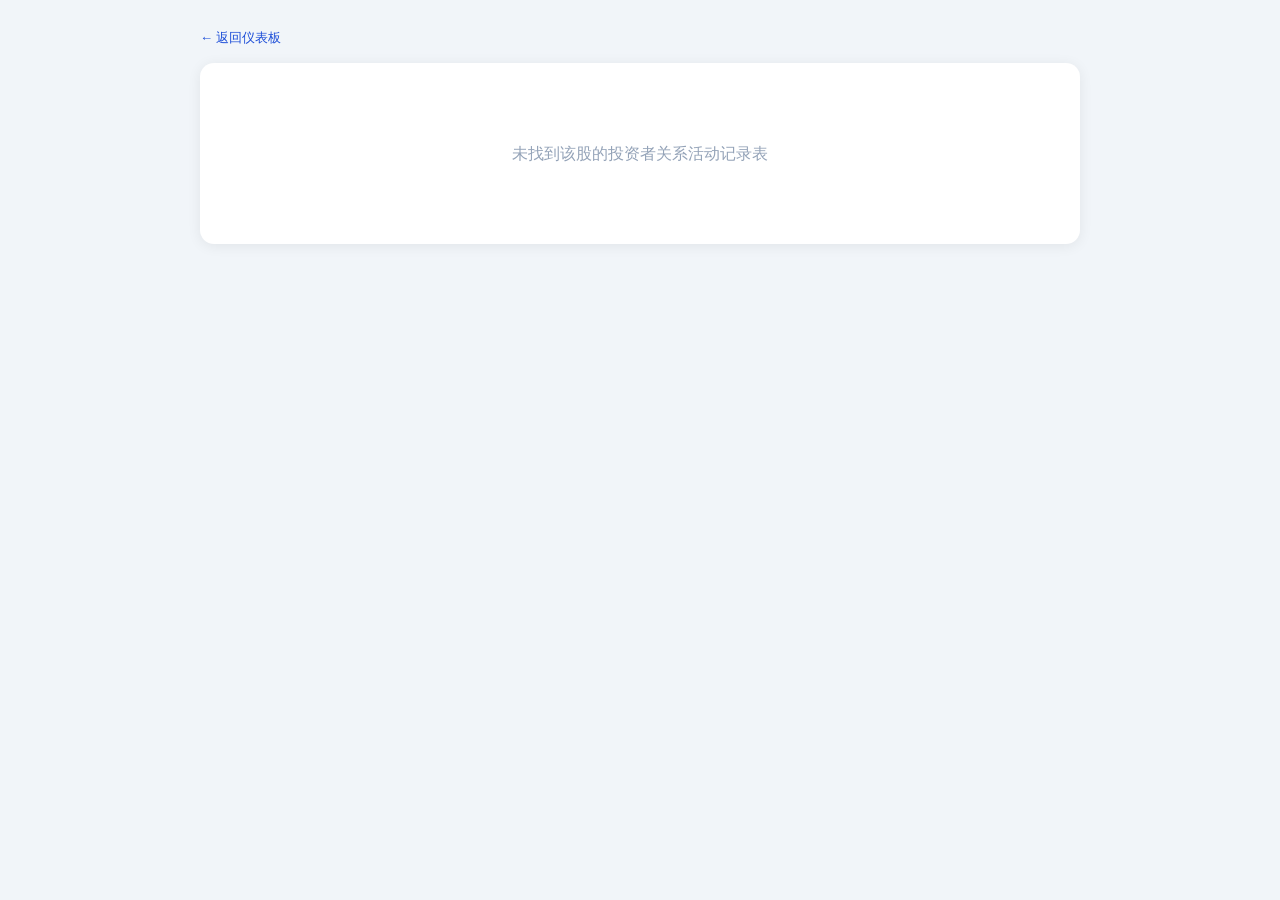
<file: ir_detail.html>
<!DOCTYPE html>
<html lang="zh-CN">
<head>
<meta charset="utf-8">
<meta name="viewport" content="width=device-width, initial-scale=1">
<title>投资者关系活动记录表</title>
<style>
  body{font-family:"宋体","Microsoft YaHei",serif;max-width:880px;margin:0 auto;padding:24px 18px;
       color:#1e293b;background:#f1f5f9;line-height:1.6}
  .back{display:inline-block;margin-bottom:14px;color:#1d4ed8;text-decoration:none;font-size:13px;
        font-family:"Microsoft YaHei"}
  .back:hover{text-decoration:underline}
  .card{background:#fff;border-radius:14px;padding:30px 34px;box-shadow:0 2px 14px rgba(0,0,0,.07)}
  h1{font-size:19px;margin:0 0 6px;font-family:"Microsoft YaHei";font-weight:800;color:#0f172a}
  .meta{color:#64748b;font-size:13px;margin-bottom:20px;font-family:"Microsoft YaHei"}
  .summary{background:#eff6ff;border-left:4px solid #1d4ed8;padding:14px 18px;border-radius:8px;
           margin-bottom:24px;font-size:13.5px;line-height:1.85;color:#1e40af;font-family:"Microsoft YaHei"}
  .summary b{color:#1e3a8a}
  .ft-title{font-size:13px;font-weight:700;color:#475569;margin-bottom:8px;font-family:"Microsoft YaHei";
            padding-bottom:6px;border-bottom:1px solid #e2e8f0}
  pre{white-space:pre-wrap;word-break:break-word;font-family:"宋体",serif;font-size:13.5px;
      line-height:1.95;color:#334155;margin:0}
  .empty{text-align:center;color:#94a3b8;padding:48px 0;font-family:"Microsoft YaHei"}
</style>
</head>
<body>
  <a class="back" href="javascript:history.back()">← 返回仪表板</a>
  <div class="card" id="box"><div class="empty">加载中…</div></div>
<script>
  var code = new URLSearchParams(location.search).get('code') || '';
  var esc = function(s){ return String(s||'').replace(/&/g,'&amp;').replace(/</g,'&lt;').replace(/>/g,'&gt;'); };
  fetch('data/ir_records.json?_=' + Date.now(), { cache:'no-store' })
    .then(function(r){ return r.json(); })
    .then(function(d){
      var rec = (d.records || []).find(function(x){ return x.code === code; });
      var box = document.getElementById('box');
      if(!rec || !rec.fulltext){
        box.innerHTML = '<div class="empty">未找到该股的投资者关系活动记录表</div>';
        return;
      }
      document.title = rec.name + ' 投资者关系活动记录表';
      box.innerHTML =
        '<h1>' + esc(rec.name) + ' · 投资者关系活动记录表</h1>'
        + '<div class="meta">' + esc(rec.code) + ' &nbsp;·&nbsp; ' + esc(rec.date)
        + ' &nbsp;·&nbsp; 仓位 ' + Number(rec.w).toFixed(1) + '%'
        + (d.ts ? ' &nbsp;·&nbsp; 数据更新 ' + esc(d.ts) : '') + '</div>'
        + (rec.summary ? '<div class="summary"><b>AI 摘要：</b>' + esc(rec.summary) + '</div>' : '')
        + '<div class="ft-title">完整记录表原文</div>'
        + '<pre>' + esc(rec.fulltext) + '</pre>';
    })
    .catch(function(e){
      document.getElementById('box').innerHTML = '<div class="empty">加载失败：' + esc(e.message) + '</div>';
    });
</script>
</body>
</html>
</file>
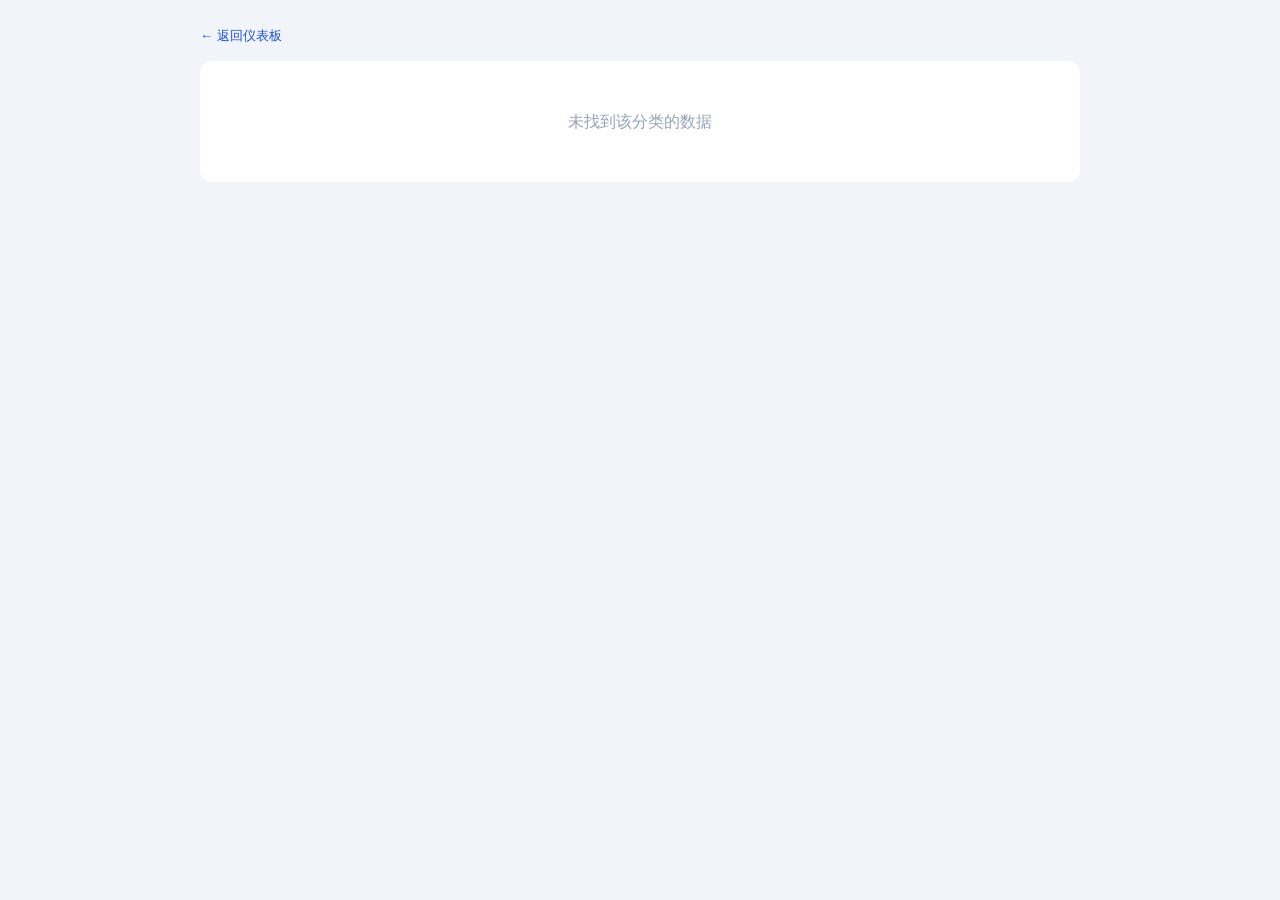
<file: kol_detail.html>
<!DOCTYPE html>
<html lang="zh-CN">
<head>
<meta charset="utf-8">
<meta name="viewport" content="width=device-width, initial-scale=1">
<title>X关注意见领袖 · 帖子流水</title>
<style>
  body{font-family:"Microsoft YaHei","宋体",sans-serif;max-width:880px;margin:0 auto;padding:22px 18px;
       color:#1e293b;background:#f1f5f9;line-height:1.6}
  .back{display:inline-block;margin-bottom:14px;color:#1d4ed8;text-decoration:none;font-size:13px}
  .back:hover{text-decoration:underline}
  .head{background:#fff;border-radius:14px;padding:22px 26px;box-shadow:0 2px 14px rgba(0,0,0,.06);
        border-left:5px solid var(--c,#7c3aed);margin-bottom:18px}
  .head h1{font-size:19px;margin:0 0 6px;font-weight:800;color:#0f172a}
  .head .meta{color:#64748b;font-size:12px}
  .summary{margin-top:14px;background:#f8fafc;border-radius:8px;padding:12px 15px;font-size:13px;
           line-height:1.85;color:#334155}
  .summary b{color:var(--c,#7c3aed)}
  .countbar{font-size:12px;color:#64748b;margin:0 2px 12px;font-weight:600}
  /* 帖子流水卡片，卡片之间用间隔 + 左侧时间轴竖线区分 */
  .feed{position:relative}
  .post{background:#fff;border-radius:12px;padding:15px 18px 15px 20px;margin-bottom:14px;
        box-shadow:0 1px 5px rgba(0,0,0,.05);border-left:3px solid var(--c,#7c3aed);
        position:relative;transition:box-shadow .15s}
  .post:hover{box-shadow:0 3px 14px rgba(0,0,0,.10)}
  .post .top{display:flex;align-items:center;gap:8px;flex-wrap:wrap;margin-bottom:7px}
  .post .who{font-weight:800;font-size:13px;color:#0f172a}
  .post .handle{font-size:11.5px;color:#1d9bf0;text-decoration:none}
  .post .handle:hover{text-decoration:underline}
  .post .time{margin-left:auto;font-size:11px;color:#94a3b8;white-space:nowrap}
  .post .title{font-size:14.5px;font-weight:700;line-height:1.5;margin:2px 0 6px}
  .post .title a{color:#1e293b;text-decoration:none}
  .post .title a:hover{color:#1d4ed8;text-decoration:underline}
  .post .desc{font-size:12.5px;color:#475569;line-height:1.7}
  .post .src{display:inline-block;margin-top:8px;font-size:10.5px;color:#94a3b8;
             background:#f1f5f9;border-radius:5px;padding:1px 8px}
  .empty{text-align:center;color:#94a3b8;padding:48px 0;background:#fff;border-radius:12px}
  /* 不同账号之间的日期/分组小标题 */
  .daysep{font-size:11px;color:#94a3b8;font-weight:700;letter-spacing:.04em;margin:18px 2px 10px;
          padding-bottom:4px;border-bottom:1px dashed #cbd5e1}
</style>
</head>
<body>
  <a class="back" href="javascript:history.back()">← 返回仪表板</a>
  <div id="box"><div class="empty">加载中…</div></div>
<script>
  var cat = new URLSearchParams(location.search).get('cat') || '';
  var esc = function(s){ return String(s||'').replace(/&/g,'&amp;').replace(/</g,'&lt;').replace(/>/g,'&gt;').replace(/"/g,'&quot;'); };
  // 北京时间格式化
  function bjTime(iso){
    if(!iso) return '';
    try{
      var d=new Date(iso);
      if(isNaN(d)) return '';
      var s=d.toLocaleString('zh-CN',{timeZone:'Asia/Shanghai',month:'2-digit',day:'2-digit',hour:'2-digit',minute:'2-digit',hour12:false});
      return s;
    }catch(e){ return ''; }
  }
  function dayLabel(iso){
    if(!iso) return '时间未知';
    try{
      return new Date(iso).toLocaleDateString('zh-CN',{timeZone:'Asia/Shanghai',month:'long',day:'numeric'});
    }catch(e){ return '时间未知'; }
  }

  fetch('data/twitter_kol_summary.json?_=' + Date.now(), { cache:'no-store' })
    .then(function(r){ return r.json(); })
    .then(function(d){
      var box = document.getElementById('box');
      var c = (d.categories || []).find(function(x){ return x.name === cat; });
      if(!c){ box.innerHTML = '<div class="empty">未找到该分类的数据</div>'; return; }
      document.title = c.name + ' · 帖子流水';
      var color = c.color || '#7c3aed';
      document.documentElement.style.setProperty('--c', color);

      var posts = c.posts || [];
      var head =
        '<div class="head" style="--c:'+color+'">'
        + '<h1>🐦 '+esc(c.name)+' · 帖子流水</h1>'
        + '<div class="meta">本次抓取：'+esc(d.last_updated||'')+' &nbsp;·&nbsp; 过去24小时 '+posts.length+' 条 &nbsp;·&nbsp; 来源：'+esc(c.data_source||d.data_source||'News RSS')+'</div>'
        + '<div style="font-size:11.5px;color:#94a3b8;margin-top:7px;line-height:1.65">💡 自动摘要由本次 X 动态及备用新闻源的主题、公司与人物热度归纳；下方内容保留来源语言，点标题可查看原文。</div>'
        + (c.summary ? '<div class="summary" style="--c:'+color+'"><b>自动摘要：</b>'+esc(c.summary)+'</div>' : '')
        + '</div>';

      if(!posts.length){
        box.innerHTML = head + '<div class="empty">过去24小时暂无抓取到该分类的帖子<br><span style="font-size:12px">（下次定时抓取后会更新）</span></div>';
        return;
      }

      // 按天分组渲染流水，组内每帖一卡片、卡片间留间隔
      var html = head + '<div class="feed">';
      var lastDay = '';
      posts.forEach(function(p){
        var dl = dayLabel(p.pub_iso);
        if(dl !== lastDay){ html += '<div class="daysep">'+esc(dl)+'</div>'; lastDay = dl; }
        var ttl = p.title_zh || p.title || '';
        var dsc = p.desc_zh  || p.desc  || '';
        var titleH = p.link
          ? '<a href="'+esc(p.link)+'" target="_blank" rel="noopener">'+esc(ttl)+'</a>'
          : esc(ttl);
        html +=
          '<div class="post" style="--c:'+color+'">'
          + '<div class="top">'
          +   '<span class="who">'+esc(p.display_name||p.handle)+'</span>'
          +   '<a class="handle" href="https://x.com/'+esc(p.handle)+'" target="_blank" rel="noopener">@'+esc(p.handle)+'</a>'
          +   (p.pub_iso ? '<span class="time">'+esc(bjTime(p.pub_iso))+'</span>' : '')
          + '</div>'
          + '<div class="title">'+titleH+'</div>'
          + (dsc ? '<div class="desc">'+esc(dsc)+'</div>' : '')
          + (p.source ? '<span class="src">'+esc(p.source)+'</span>' : '')
          + '</div>';
      });
      html += '</div>';
      box.innerHTML = html;
    })
    .catch(function(e){
      document.getElementById('box').innerHTML = '<div class="empty">加载失败：'+esc(e.message)+'</div>';
    });
</script>
</body>
</html>
</file>
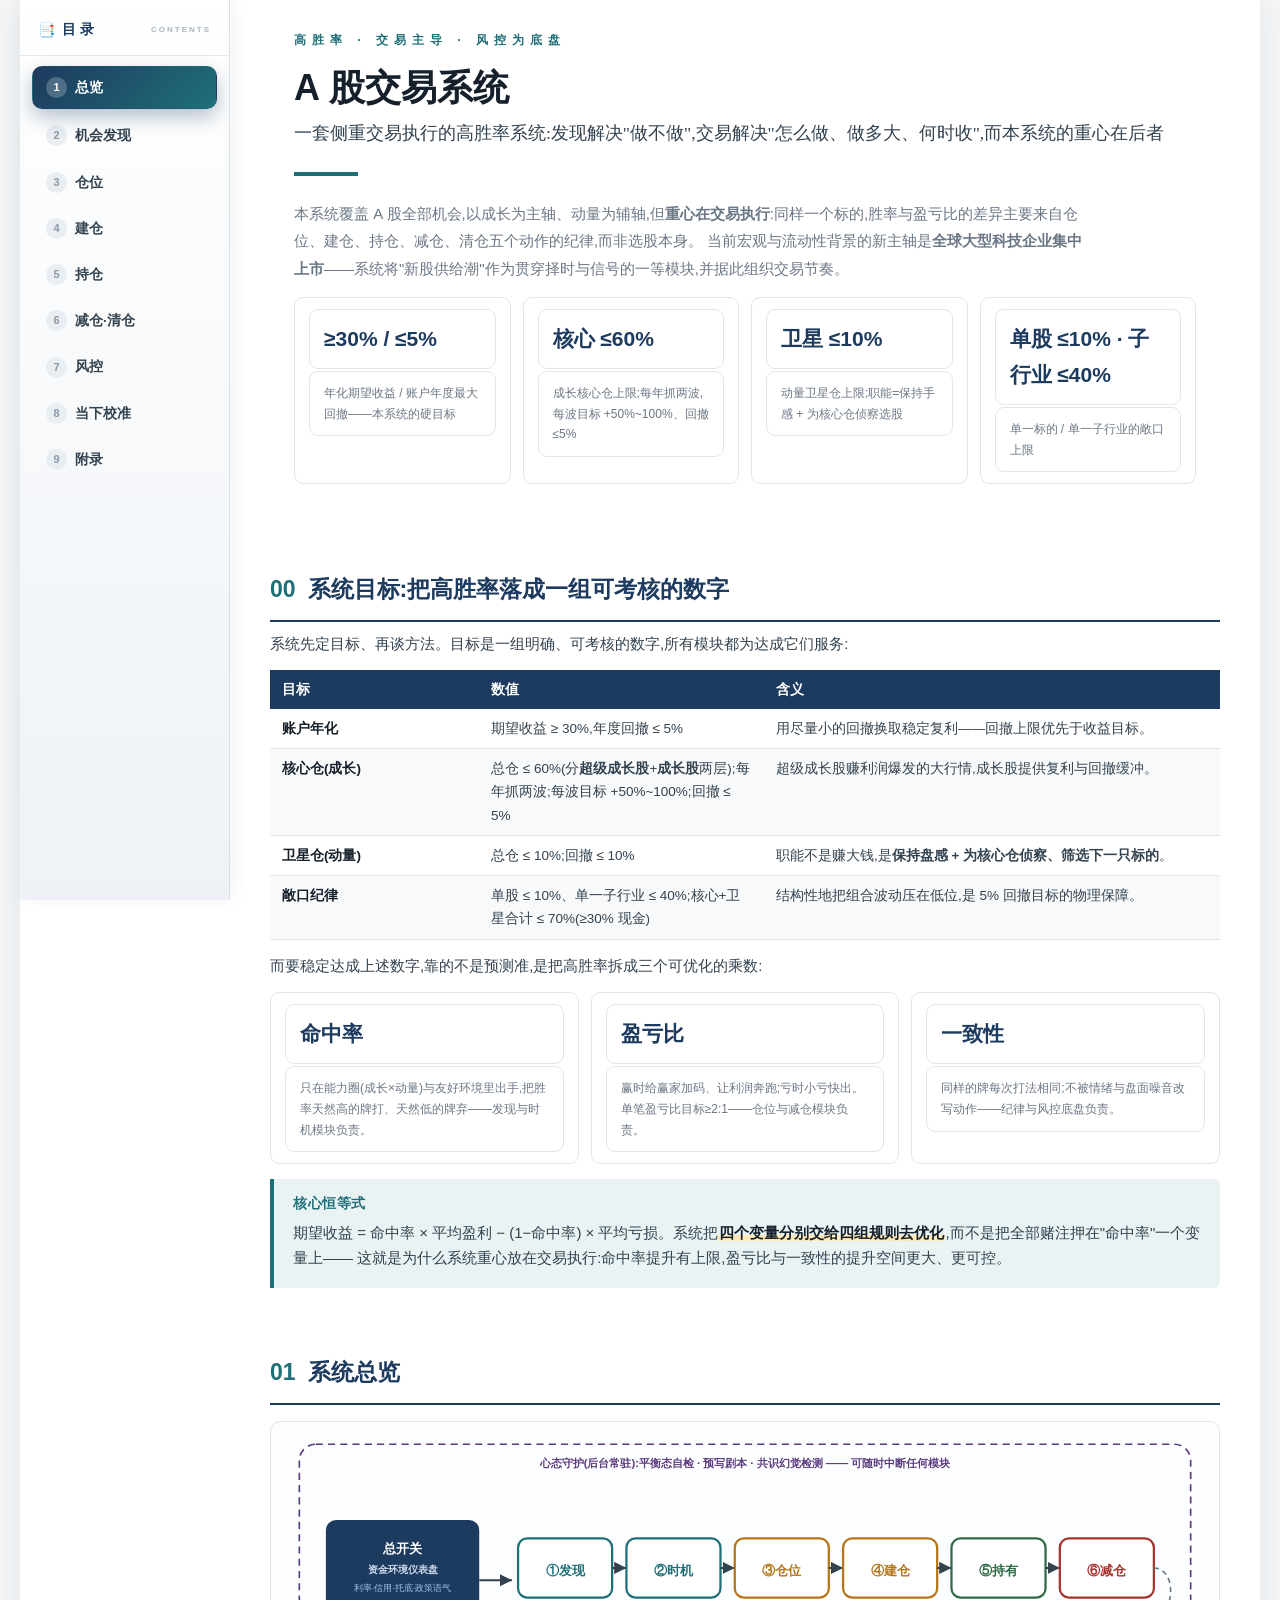
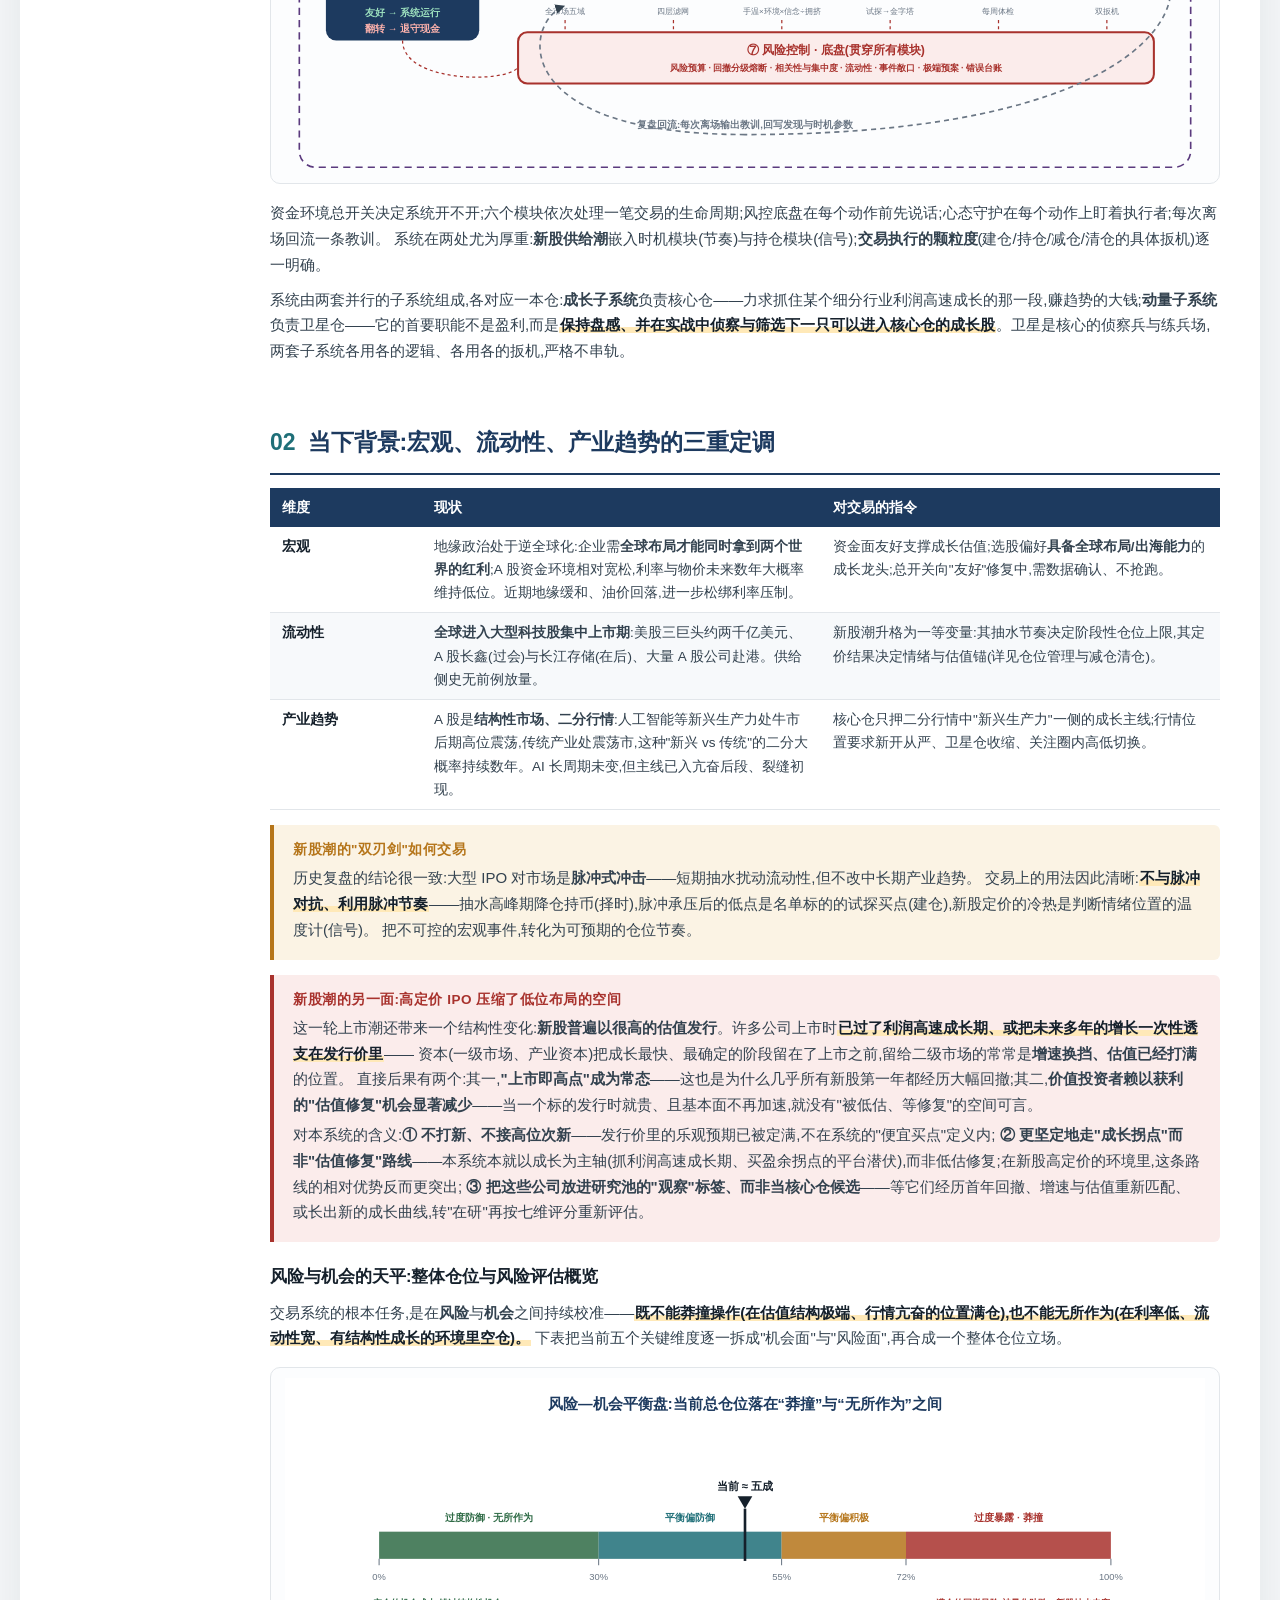
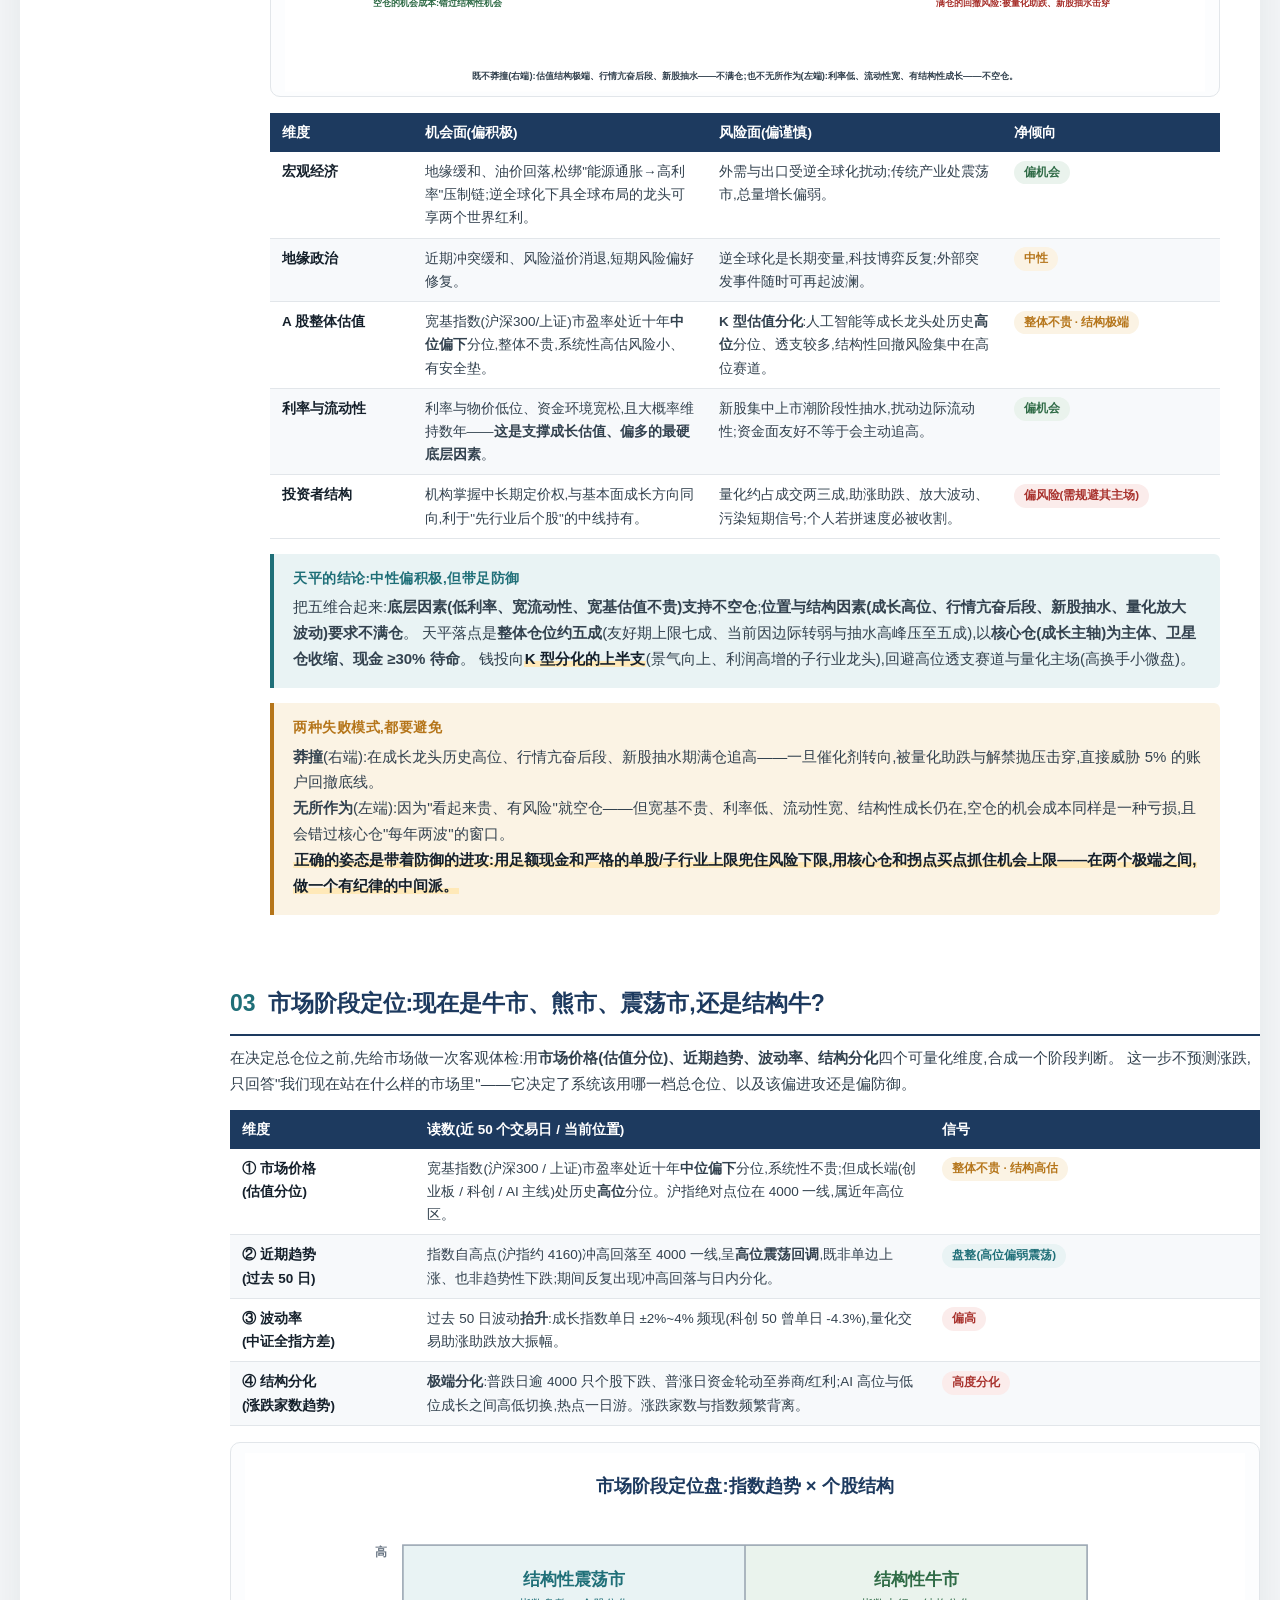
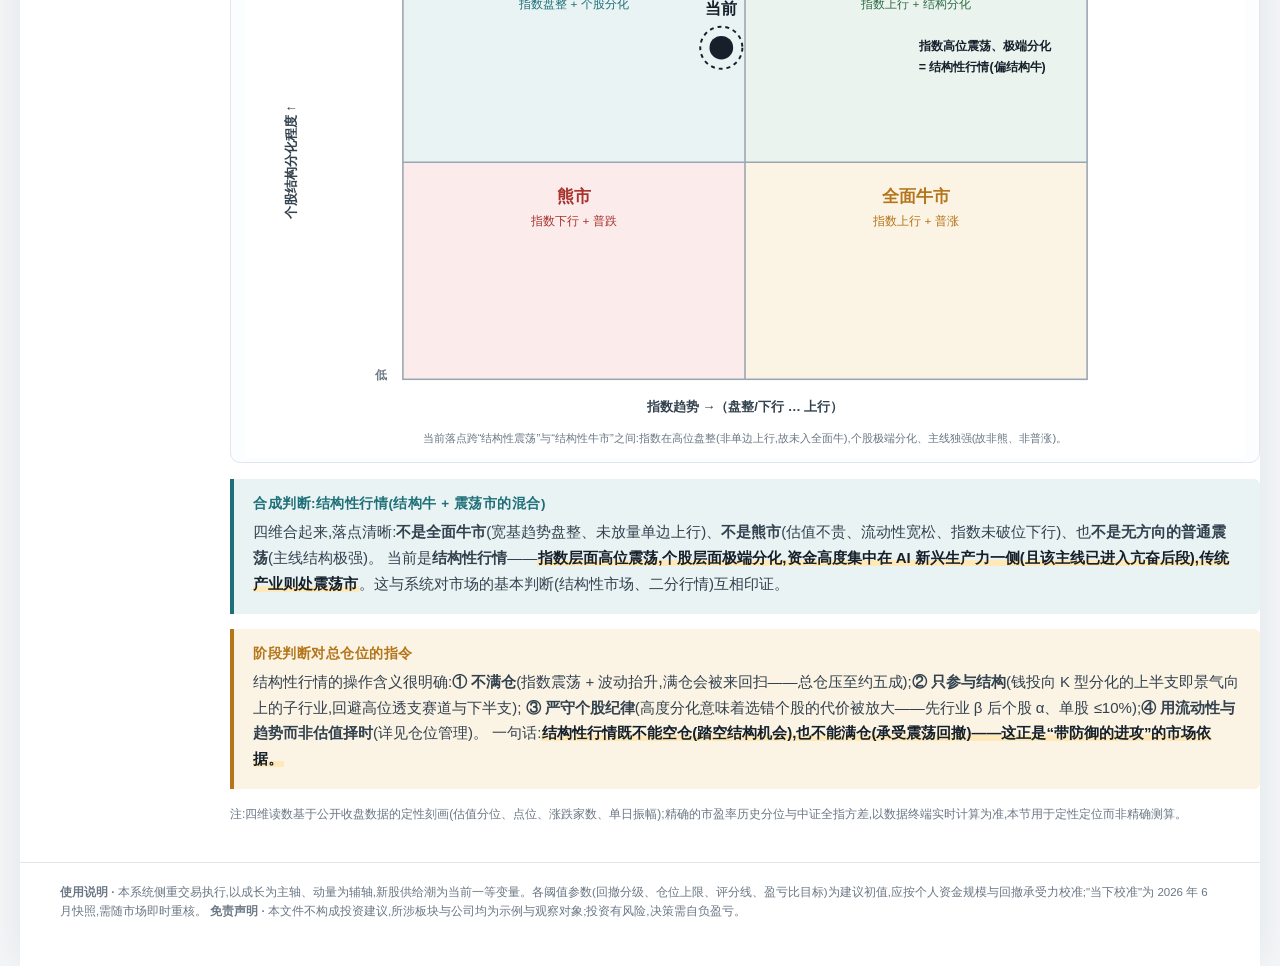
<file: trading_system.html>
<!DOCTYPE html>
<html lang="zh-CN">
<head>
<meta charset="UTF-8">
<meta name="viewport" content="width=device-width, initial-scale=1.0">
<title>A股交易系统 · 高胜率 · 交易主导</title>
<style>
:root{
  --ink:#15202b; --ink2:#33424f; --muted:#6b7785; --line:#e2e6ea;
  --navy:#1d3a5f; --navy-soft:#eef3f9;
  --amber:#b5751a; --amber-soft:#fbf3e4;
  --red:#a8322d; --red-soft:#fbeceb;
  --green:#2f6b46; --green-soft:#eaf3ed;
  --teal:#1f6f78; --teal-soft:#e9f3f4;
  --purple:#5b3a7e; --purple-soft:#f1ecf7;
}
*{box-sizing:border-box;} html{scroll-behavior:smooth;}
body{font-family:"Noto Sans SC","PingFang SC","Microsoft YaHei",sans-serif; color:var(--ink); background:#f4f6f8; margin:0; font-size:15px; line-height:1.72;}
.wrap{max-width:1000px; margin:0 auto; background:#fff; box-shadow:0 0 40px rgba(21,32,43,.08);}
.serif{font-family:"Noto Serif SC","Songti SC",serif;}
.cover{padding:64px 64px 44px; border-top:10px solid var(--navy);}
.kick{font-size:12px; letter-spacing:6px; color:var(--teal); font-weight:700;}
.cover h1{font-size:36px; line-height:1.25; margin:14px 0 8px; font-weight:900;}
.cover .sub{font-size:17.5px; color:var(--ink2);}
.rule{width:64px; height:4px; background:var(--teal); margin:24px 0;}
.cover .desc{font-size:15px; color:var(--muted); max-width:790px; line-height:1.85;}
.meta{display:flex; gap:32px; margin-top:30px; padding-top:16px; border-top:1px solid var(--line); font-size:12.5px; color:var(--muted); flex-wrap:wrap;}
.meta b{color:var(--ink2);}
section{padding:36px 64px 8px;}
h2{font-size:23px; font-weight:900; color:var(--navy); margin:6px 0 6px; padding-bottom:10px; border-bottom:2px solid var(--navy);}
h2 .num{color:var(--teal); margin-right:12px;}
h3{font-size:16.5px; font-weight:800; color:var(--ink); margin:20px 0 6px;}
p{margin:9px 0; color:var(--ink2);}
strong{color:var(--ink);}
em{font-style:normal; background:linear-gradient(transparent 62%, #ffe9b8 62%); padding:0 1px; font-weight:700; color:var(--ink);}
.callout{border-left:4px solid var(--teal); background:var(--teal-soft); padding:13px 19px; margin:15px 0; border-radius:0 6px 6px 0;}
.callout .ct{font-weight:900; color:var(--teal); display:block; margin-bottom:3px; font-size:13.5px; letter-spacing:.5px;}
.callout.red{border-color:var(--red); background:var(--red-soft);} .callout.red .ct{color:var(--red);}
.callout.amber{border-color:var(--amber); background:var(--amber-soft);} .callout.amber .ct{color:var(--amber);}
.callout.purple{border-color:var(--purple); background:var(--purple-soft);} .callout.purple .ct{color:var(--purple);}
.callout p{margin:4px 0;}
.pill{display:inline-block; font-size:11.5px; font-weight:700; padding:2px 10px; border-radius:12px; margin-right:6px; vertical-align:middle;}
.pl-t{background:var(--teal-soft); color:var(--teal);} .pl-n{background:var(--navy-soft); color:var(--navy);}
.pl-r{background:var(--red-soft); color:var(--red);} .pl-g{background:var(--green-soft); color:var(--green);}
.pl-a{background:var(--amber-soft); color:var(--amber);} .pl-p{background:var(--purple-soft); color:var(--purple);}
table{width:100%; border-collapse:collapse; margin:13px 0; font-size:13.5px;}
th{background:var(--navy); color:#fff; text-align:left; padding:8px 12px; font-weight:700;}
td{padding:8px 12px; border-bottom:1px solid var(--line); vertical-align:top; color:var(--ink2);}
tbody tr:nth-child(even){background:#f7f9fb;}
.mono{font-weight:800; color:var(--ink); white-space:nowrap;}
ul{padding-left:22px; margin:8px 0;} li{margin:5px 0; color:var(--ink2);}
.arch{margin:16px 0; border:1px solid var(--line); border-radius:10px; padding:10px 14px 4px; background:#fcfdfe;}
.arch svg{width:100%; height:auto; display:block;}
.gatecards{display:flex; gap:13px; margin:14px 0;}
.gc{flex:1; border-radius:9px; padding:12px 15px; border:1.5px solid;}
.gc h4{margin:0 0 3px; font-size:14.5px; font-weight:900;}
.gc p{font-size:12.8px; margin:4px 0; line-height:1.55;}
.gc.g{border-color:var(--green); background:#f5faf6;} .gc.g h4{color:var(--green);}
.gc.a{border-color:var(--amber); background:#fdfaf3;} .gc.a h4{color:var(--amber);}
.gc.r{border-color:var(--red); background:#fdf6f5;} .gc.r h4{color:var(--red);}
.flowline{display:flex; align-items:center; gap:8px; margin:10px 0; flex-wrap:wrap;}
.fstep{background:var(--navy-soft); color:var(--navy); font-weight:800; font-size:13px; border-radius:7px; padding:6px 13px;}
.farr{color:var(--muted); font-weight:900;}
.closer{background:var(--ink); color:#fff; padding:24px 30px; border-radius:10px; margin:24px 0 10px;}
.closer .ct{color:#7fd0d8; font-weight:900; letter-spacing:2px; font-size:13px; display:block; margin-bottom:8px;}
.closer p{color:#e8edf2; font-size:15px; margin:6px 0; line-height:1.8;}
.closer em{background:none; color:#ffcf7a;}
.footer{padding:20px 64px 44px; font-size:11.5px; color:var(--muted); line-height:1.7; border-top:1px solid var(--line); margin-top:28px;}
@media (max-width:760px){ .gatecards{flex-direction:column;} section,.cover,.footer{padding-left:24px;padding-right:24px;} .cover h1{font-size:27px;} }
@media print{ body{background:#fff;} .wrap{box-shadow:none; max-width:100%;} }

/* ===== top bar + tabs ===== */
.topbar{position:sticky;top:0;z-index:60;background:linear-gradient(180deg,#ffffff 0%,#eef2f6 100%);border-bottom:1px solid #d9e0e7;box-shadow:0 6px 18px rgba(21,32,43,.06);}
.brand{display:flex;align-items:baseline;gap:14px;padding:14px 30px 2px;flex-wrap:wrap;}
.brand .bt{font-family:"Noto Serif SC","Songti SC",serif;font-weight:900;font-size:19px;color:var(--navy);letter-spacing:.5px;}
.brand .bk{font-size:11px;letter-spacing:3px;color:var(--teal);font-weight:700;}
.brand .hint{margin-left:auto;font-size:12px;color:var(--muted);font-weight:600;align-self:center;animation:hintpulse 2.4s ease-in-out infinite;}
@keyframes hintpulse{0%,100%{opacity:.45;}50%{opacity:1;}}
.tabnav{display:flex;gap:9px;padding:12px 30px 16px;overflow-x:auto;-webkit-overflow-scrolling:touch;}
.tabnav::-webkit-scrollbar{height:6px;}
.tabnav::-webkit-scrollbar-thumb{background:#cfd8e0;border-radius:3px;}
.tabnav .tab{flex:0 0 auto;border:1.5px solid #dce3ea;background:#fff;font-family:inherit;font-size:13.5px;font-weight:700;color:var(--ink2);padding:9px 17px 9px 11px;border-radius:999px;cursor:pointer;white-space:nowrap;display:inline-flex;align-items:center;gap:8px;transition:transform .16s,box-shadow .16s,border-color .16s,background .16s,color .16s;box-shadow:0 1px 2px rgba(21,32,43,.05);}
.tabnav button .ti{font-size:11px;font-weight:800;color:var(--navy);background:var(--navy-soft);border-radius:50%;width:20px;height:20px;display:inline-flex;align-items:center;justify-content:center;flex:0 0 auto;transition:all .16s;}
.tabnav .tab:hover{border-color:var(--teal);color:var(--navy);transform:translateY(-2px);box-shadow:0 6px 14px rgba(31,111,120,.16);}
.tabnav .tab:hover .ti{background:var(--teal-soft);color:var(--teal);}
.tabnav .tab.__active{background:linear-gradient(135deg,#1d3a5f 0%,#1f6f78 100%);border-color:transparent;color:#fff;transform:translateY(-2px);box-shadow:0 8px 20px rgba(29,58,95,.32);}
.tabnav .tab.__active .ti{background:rgba(255,255,255,.22);color:#fff;}
.tabpanel{display:none;animation:fadein .25s ease;}
.tabpanel.active{display:block;}
@keyframes fadein{from{opacity:0;transform:translateY(6px);}to{opacity:1;transform:none;}}
.tabpanel>section:first-child{padding-top:30px;}
@media (max-width:760px){
  .brand{padding:12px 16px 2px;} .brand .bt{font-size:16px;} .brand .hint{display:none;}
  .tabnav{padding:10px 12px 14px;gap:7px;} .tabnav .tab{font-size:12.5px;padding:8px 13px 8px 9px;}
  .tabnav button .ti{width:18px;height:18px;font-size:10px;}
}
@media print{ .topbar{display:none;} .tabpanel{display:block !important;} }

/* CSS-only tab switching (no JS required) */
.tabrb{position:absolute;width:0;height:0;opacity:0;pointer-events:none;}
.tab{user-select:none;}
#rb1:checked ~ .tabbody > #tp1,
#rb2:checked ~ .tabbody > #tp2,
#rb3:checked ~ .tabbody > #tp3,
#rb4:checked ~ .tabbody > #tp4,
#rb5:checked ~ .tabbody > #tp5,
#rb6:checked ~ .tabbody > #tp6,
#rb7:checked ~ .tabbody > #tp7,
#rb8:checked ~ .tabbody > #tp8,
#rb9:checked ~ .tabbody > #tp9{display:block;}
#rb1:checked ~ .topbar .tabnav label[for="rb1"],
#rb2:checked ~ .topbar .tabnav label[for="rb2"],
#rb3:checked ~ .topbar .tabnav label[for="rb3"],
#rb4:checked ~ .topbar .tabnav label[for="rb4"],
#rb5:checked ~ .topbar .tabnav label[for="rb5"],
#rb6:checked ~ .topbar .tabnav label[for="rb6"],
#rb7:checked ~ .topbar .tabnav label[for="rb7"],
#rb8:checked ~ .topbar .tabnav label[for="rb8"],
#rb9:checked ~ .topbar .tabnav label[for="rb9"]{background:linear-gradient(135deg,#1d3a5f 0%,#1f6f78 100%);border-color:transparent;color:#fff;transform:translateY(-2px);box-shadow:0 8px 20px rgba(29,58,95,.32);}
#rb1:checked ~ .topbar .tabnav label[for="rb1"] .ti,
#rb2:checked ~ .topbar .tabnav label[for="rb2"] .ti,
#rb3:checked ~ .topbar .tabnav label[for="rb3"] .ti,
#rb4:checked ~ .topbar .tabnav label[for="rb4"] .ti,
#rb5:checked ~ .topbar .tabnav label[for="rb5"] .ti,
#rb6:checked ~ .topbar .tabnav label[for="rb6"] .ti,
#rb7:checked ~ .topbar .tabnav label[for="rb7"] .ti,
#rb8:checked ~ .topbar .tabnav label[for="rb8"] .ti,
#rb9:checked ~ .topbar .tabnav label[for="rb9"] .ti{background:rgba(255,255,255,.22);color:#fff;}
</style>
<style>
.kpi{display:flex;gap:12px;margin:14px 0;flex-wrap:wrap;}
.kpi div{flex:1;min-width:150px;border:1px solid var(--line);border-radius:9px;padding:11px 14px;background:#fff;}
.kpi .n{font-size:21px;font-weight:900;color:var(--navy);}
.kpi .l{font-size:12px;color:var(--muted);margin-top:2px;}
.big{font-size:16px;}
.tag2{display:inline-block;font-size:11px;font-weight:800;padding:1px 9px;border-radius:10px;background:var(--navy-soft);color:var(--navy);margin-left:6px;}
</style>
<style>
/* ====== 顶部横向 tab → 左侧竖向边栏（嵌入仪表板用，纯 CSS 覆盖，不改 DOM / 不改 CSS-only 切换逻辑） ====== */
.wrap{display:flex; flex-wrap:wrap; align-items:flex-start; max-width:1240px;}
.topbar{
  position:sticky; top:0; flex:0 0 210px; width:210px;
  height:100vh; overflow-y:auto;
  background:linear-gradient(180deg,#ffffff 0%,#eef2f6 100%);
  border-bottom:none; border-right:1px solid #d9e0e7;
  box-shadow:4px 0 18px rgba(21,32,43,.05);
}
.topbar::-webkit-scrollbar{width:6px;}
.topbar::-webkit-scrollbar-thumb{background:#cfd8e0;border-radius:3px;}
.brand{display:none;}  /* 顶部品牌块已删除 */
/* 极简“目录”头（替代已删的 brand） */
.navhead{display:flex; align-items:center; gap:7px; padding:18px 18px 13px; margin-bottom:6px;
         border-bottom:1px solid #e4eaf0;}
.navhead .nh-ico{font-size:14px;}
.navhead .nh-tx{font-size:13.5px; font-weight:900; letter-spacing:4px; color:var(--navy);}
.navhead .nh-en{font-size:8px; font-weight:700; letter-spacing:2px; color:#aab5c1; margin-left:auto;}
/* 目录项：清爽留白 + 序号圆点 + hover 反馈；active 沿用原渐变高亮 */
.tabnav{flex-direction:column; gap:3px; padding:6px 12px 22px; overflow-x:visible;}
.tabnav .tab{flex:0 0 auto; width:100%; justify-content:flex-start;
             border:1px solid transparent; background:transparent; box-shadow:none;
             border-radius:10px; padding:9px 13px; color:var(--ink2); font-weight:700; font-size:13.5px;}
.tabnav .tab .ti{width:21px; height:21px; border-radius:50%; display:inline-flex;
                 align-items:center; justify-content:center; flex:0 0 auto;
                 font-size:11px; font-weight:800; background:#e9eef3; color:#8c98a6; transition:all .16s;}
.tabnav .tab:hover{background:#ffffff; border-color:#dde6ee; color:var(--navy);
                   transform:translateX(3px); box-shadow:0 3px 10px rgba(31,111,120,.12);}
.tabnav .tab:hover .ti{background:var(--teal-soft); color:var(--teal);}
.tabbody{flex:1 1 0; min-width:0; max-width:calc(100% - 210px);}
.footer{flex:0 0 100%; max-width:100%;}  /* footer 是 .wrap 直接子元素：占满整行、退到最底部，不再当成右侧第三列 */
.tabpanel>section:first-child{padding-top:26px;}
section,.cover,.footer{padding-left:40px; padding-right:40px;}
/* 窄屏（含手机）退回顶部横向滚动栏 */
@media (max-width:860px){
  .wrap{flex-direction:column;}
  .topbar{flex:none; width:100%; height:auto; position:sticky; top:0;
          border-right:none; border-bottom:1px solid #d9e0e7; box-shadow:0 6px 18px rgba(21,32,43,.06);}
  .navhead{padding:11px 16px 9px; margin-bottom:0;}
  .tabnav{flex-direction:row; overflow-x:auto; padding:10px 12px 14px; gap:7px;}
  .tabnav .tab{width:auto; border-radius:999px;}
  section,.cover,.footer{padding-left:22px; padding-right:22px;}
}
</style>
</head>
<body>
<div class="wrap">
<input class="tabrb" type="radio" name="systabs" id="rb1" checked>
<input class="tabrb" type="radio" name="systabs" id="rb2">
<input class="tabrb" type="radio" name="systabs" id="rb3">
<input class="tabrb" type="radio" name="systabs" id="rb4">
<input class="tabrb" type="radio" name="systabs" id="rb5">
<input class="tabrb" type="radio" name="systabs" id="rb6">
<input class="tabrb" type="radio" name="systabs" id="rb7">
<input class="tabrb" type="radio" name="systabs" id="rb8">
<input class="tabrb" type="radio" name="systabs" id="rb9">
<div class="topbar">
  <div class="navhead"><span class="nh-ico">📑</span><span class="nh-tx">目录</span><span class="nh-en">CONTENTS</span></div>
  <div class="tabnav"><label class="tab" for="rb1"><span class="ti">1</span>总览</label><label class="tab" for="rb2"><span class="ti">2</span>机会发现</label><label class="tab" for="rb3"><span class="ti">3</span>仓位</label><label class="tab" for="rb4"><span class="ti">4</span>建仓</label><label class="tab" for="rb5"><span class="ti">5</span>持仓</label><label class="tab" for="rb6"><span class="ti">6</span>减仓·清仓</label><label class="tab" for="rb7"><span class="ti">7</span>风控</label><label class="tab" for="rb8"><span class="ti">8</span>当下校准</label><label class="tab" for="rb9"><span class="ti">9</span>附录</label></div>
</div>
<div class="tabbody">
<div class="tabpanel" id="tp1">
<div class="cover" style="border-top:none;padding:30px 64px 30px;">
  <div class="kick">高胜率 · 交易主导 · 风控为底盘</div>
  <h1>A 股交易系统</h1>
  <div class="sub serif">一套侧重交易执行的高胜率系统:发现解决"做不做",交易解决"怎么做、做多大、何时收",而本系统的重心在后者</div>
  <div class="rule"></div>
  <div class="desc">
    本系统覆盖 A 股全部机会,以成长为主轴、动量为辅轴,但<b>重心在交易执行</b>:同样一个标的,胜率与盈亏比的差异主要来自仓位、建仓、持仓、减仓、清仓五个动作的纪律,而非选股本身。
    当前宏观与流动性背景的新主轴是<b>全球大型科技企业集中上市</b>——系统将"新股供给潮"作为贯穿择时与信号的一等模块,并据此组织交易节奏。
  </div>
  <div class="kpi">
    <div><div class="n">≥30% / ≤5%</div><div class="l">年化期望收益 / 账户年度最大回撤——本系统的硬目标</div></div>
    <div><div class="n">核心 ≤60%</div><div class="l">成长核心仓上限;每年抓两波,每波目标 +50%~100%、回撤≤5%</div></div>
    <div><div class="n">卫星 ≤10%</div><div class="l">动量卫星仓上限;职能=保持手感 + 为核心仓侦察选股</div></div>
    <div><div class="n">单股 ≤10% · 子行业 ≤40%</div><div class="l">单一标的 / 单一子行业的敞口上限</div></div>
  </div>
</div>
<section>
  <h2><span class="num">00</span>系统目标:把高胜率落成一组可考核的数字</h2>
  <p class="lead">系统先定目标、再谈方法。目标是一组明确、可考核的数字,所有模块都为达成它们服务:</p>
  <table>
    <thead><tr><th style="width:22%">目标</th><th style="width:30%">数值</th><th>含义</th></tr></thead>
    <tbody>
      <tr><td class="mono">账户年化</td><td>期望收益 ≥ 30%,年度回撤 ≤ 5%</td><td>用尽量小的回撤换取稳定复利——回撤上限优先于收益目标。</td></tr>
      <tr><td class="mono">核心仓(成长)</td><td>总仓 ≤ 60%(分<b>超级成长股</b>+<b>成长股</b>两层);每年抓两波;每波目标 +50%~100%;回撤 ≤ 5%</td><td>超级成长股赚利润爆发的大行情,成长股提供复利与回撤缓冲。</td></tr>
      <tr><td class="mono">卫星仓(动量)</td><td>总仓 ≤ 10%;回撤 ≤ 10%</td><td>职能不是赚大钱,是<b>保持盘感 + 为核心仓侦察、筛选下一只标的</b>。</td></tr>
      <tr><td class="mono">敞口纪律</td><td>单股 ≤ 10%、单一子行业 ≤ 40%;核心+卫星合计 ≤ 70%(≥30% 现金)</td><td>结构性地把组合波动压在低位,是 5% 回撤目标的物理保障。</td></tr>
    </tbody>
  </table>
  <p>而要稳定达成上述数字,靠的不是预测准,是把高胜率拆成三个可优化的乘数:</p>
  <div class="kpi">
    <div><div class="n big">命中率</div><div class="l">只在能力圈(成长×动量)与友好环境里出手,把胜率天然高的牌打、天然低的牌弃——发现与时机模块负责。</div></div>
    <div><div class="n big">盈亏比</div><div class="l">赢时给赢家加码、让利润奔跑;亏时小亏快出。单笔盈亏比目标≥2:1——仓位与减仓模块负责。</div></div>
    <div><div class="n big">一致性</div><div class="l">同样的牌每次打法相同;不被情绪与盘面噪音改写动作——纪律与风控底盘负责。</div></div>
  </div>
  <div class="callout">
    <span class="ct">核心恒等式</span>
    <p>期望收益 = 命中率 × 平均盈利 − (1−命中率) × 平均亏损。系统把<em>四个变量分别交给四组规则去优化</em>,而不是把全部赌注押在"命中率"一个变量上——
    这就是为什么系统重心放在交易执行:命中率提升有上限,盈亏比与一致性的提升空间更大、更可控。</p>
  </div>
</section>

<!-- 1 总览 -->
<section>
  <h2><span class="num">01</span>系统总览</h2>
  <div class="arch"><svg viewBox="0 0 900 340" xmlns="http://www.w3.org/2000/svg"><rect x="14" y="12" width="872" height="316" rx="16" fill="none" stroke="#5b3a7e" stroke-width="1.6" stroke-dasharray="7,5"/><text x="450.0" y="34" font-size="11" fill="#5b3a7e" font-weight="800" text-anchor="middle" font-family="Noto Sans SC, sans-serif">心态守护(后台常驻):平衡态自检 · 预写剧本 · 共识幻觉检测 —— 可随时中断任何模块</text><rect x="40" y="86" width="150" height="118" rx="10" fill="#1d3a5f"/><text x="115" y="118" font-size="13" fill="#fff" font-weight="900" text-anchor="middle" font-family="Noto Sans SC, sans-serif">总开关</text><text x="115" y="138" font-size="10" fill="#cdd9ea" font-weight="700" text-anchor="middle" font-family="Noto Sans SC, sans-serif">资金环境仪表盘</text><text x="115" y="156" font-size="8.5" fill="#9ec7ec" font-weight="400" text-anchor="middle" font-family="Noto Sans SC, sans-serif">利率·信用·托底·政策语气</text><text x="115" y="180" font-size="9.5" fill="#9fe3c0" font-weight="800" text-anchor="middle" font-family="Noto Sans SC, sans-serif">友好 → 系统运行</text><text x="115" y="196" font-size="9.5" fill="#ffb3ad" font-weight="800" text-anchor="middle" font-family="Noto Sans SC, sans-serif">翻转 → 退守现金</text><defs><marker id="ar" markerWidth="9" markerHeight="9" refX="6" refY="3" orient="auto"><path d="M0,0 L6,3 L0,6 Z" fill="#33424f"/></marker></defs><line x1="190" y1="145" x2="222" y2="145" stroke="#33424f" stroke-width="2" marker-end="url(#ar)"/><rect x="228" y="104" width="92" height="58" rx="9" fill="#fff" stroke="#1f6f78" stroke-width="2.2"/><text x="274.0" y="140" font-size="13" fill="#1f6f78" font-weight="900" text-anchor="middle" font-family="Noto Sans SC, sans-serif">①发现</text><line x1="320" y1="133" x2="334" y2="133" stroke="#33424f" stroke-width="2" marker-end="url(#ar)"/><rect x="334" y="104" width="92" height="58" rx="9" fill="#fff" stroke="#1f6f78" stroke-width="2.2"/><text x="380.0" y="140" font-size="13" fill="#1f6f78" font-weight="900" text-anchor="middle" font-family="Noto Sans SC, sans-serif">②时机</text><line x1="426" y1="133" x2="440" y2="133" stroke="#33424f" stroke-width="2" marker-end="url(#ar)"/><rect x="440" y="104" width="92" height="58" rx="9" fill="#fff" stroke="#b5751a" stroke-width="2.2"/><text x="486.0" y="140" font-size="13" fill="#b5751a" font-weight="900" text-anchor="middle" font-family="Noto Sans SC, sans-serif">③仓位</text><line x1="532" y1="133" x2="546" y2="133" stroke="#33424f" stroke-width="2" marker-end="url(#ar)"/><rect x="546" y="104" width="92" height="58" rx="9" fill="#fff" stroke="#b5751a" stroke-width="2.2"/><text x="592.0" y="140" font-size="13" fill="#b5751a" font-weight="900" text-anchor="middle" font-family="Noto Sans SC, sans-serif">④建仓</text><line x1="638" y1="133" x2="652" y2="133" stroke="#33424f" stroke-width="2" marker-end="url(#ar)"/><rect x="652" y="104" width="92" height="58" rx="9" fill="#fff" stroke="#2f6b46" stroke-width="2.2"/><text x="698.0" y="140" font-size="13" fill="#2f6b46" font-weight="900" text-anchor="middle" font-family="Noto Sans SC, sans-serif">⑤持有</text><line x1="744" y1="133" x2="758" y2="133" stroke="#33424f" stroke-width="2" marker-end="url(#ar)"/><rect x="758" y="104" width="92" height="58" rx="9" fill="#fff" stroke="#a8322d" stroke-width="2.2"/><text x="804.0" y="140" font-size="13" fill="#a8322d" font-weight="900" text-anchor="middle" font-family="Noto Sans SC, sans-serif">⑥减仓</text><text x="274.0" y="178" font-size="7.8" fill="#6b7785" font-weight="400" text-anchor="middle" font-family="Noto Sans SC, sans-serif">全市场五域</text><text x="380.0" y="178" font-size="7.8" fill="#6b7785" font-weight="400" text-anchor="middle" font-family="Noto Sans SC, sans-serif">四层滤网</text><text x="486.0" y="178" font-size="7.8" fill="#6b7785" font-weight="400" text-anchor="middle" font-family="Noto Sans SC, sans-serif">手温×环境×信念÷拥挤</text><text x="592.0" y="178" font-size="7.8" fill="#6b7785" font-weight="400" text-anchor="middle" font-family="Noto Sans SC, sans-serif">试探→金字塔</text><text x="698.0" y="178" font-size="7.8" fill="#6b7785" font-weight="400" text-anchor="middle" font-family="Noto Sans SC, sans-serif">每周体检</text><text x="804.0" y="178" font-size="7.8" fill="#6b7785" font-weight="400" text-anchor="middle" font-family="Noto Sans SC, sans-serif">双扳机</text><rect x="228" y="196" width="622" height="50" rx="9" fill="#fbeceb" stroke="#a8322d" stroke-width="2"/><text x="539.0" y="217" font-size="12" fill="#a8322d" font-weight="900" text-anchor="middle" font-family="Noto Sans SC, sans-serif">⑦ 风险控制 · 底盘(贯穿所有模块)</text><text x="539.0" y="234" font-size="8.6" fill="#a8322d" font-weight="700" text-anchor="middle" font-family="Noto Sans SC, sans-serif">风险预算 · 回撤分级熔断 · 相关性与集中度 · 流动性 · 事件敞口 · 极端预案 · 错误台账</text><line x1="274.0" y1="184" x2="274.0" y2="196" stroke="#a8322d" stroke-width="1.2" stroke-dasharray="3,3"/><line x1="380.0" y1="184" x2="380.0" y2="196" stroke="#a8322d" stroke-width="1.2" stroke-dasharray="3,3"/><line x1="486.0" y1="184" x2="486.0" y2="196" stroke="#a8322d" stroke-width="1.2" stroke-dasharray="3,3"/><line x1="592.0" y1="184" x2="592.0" y2="196" stroke="#a8322d" stroke-width="1.2" stroke-dasharray="3,3"/><line x1="698.0" y1="184" x2="698.0" y2="196" stroke="#a8322d" stroke-width="1.2" stroke-dasharray="3,3"/><line x1="804.0" y1="184" x2="804.0" y2="196" stroke="#a8322d" stroke-width="1.2" stroke-dasharray="3,3"/><path d="M 115 204 C 115 246, 218 246, 228 230" fill="none" stroke="#a8322d" stroke-width="1.2" stroke-dasharray="3,3"/><path d="M 850.0 133 C 890.0 133, 890.0 296, 450.0 296" fill="none" stroke="#6b7785" stroke-width="1.6" stroke-dasharray="5,4"/><path d="M 450.0 296 C 214.0 296, 234.0 184, 274.0 170" fill="none" stroke="#6b7785" stroke-width="1.6" stroke-dasharray="5,4" marker-end="url(#ar)"/><text x="450.0" y="290" font-size="9.5" fill="#6b7785" font-weight="700" text-anchor="middle" font-family="Noto Sans SC, sans-serif">复盘回流:每次离场输出教训,回写发现与时机参数</text></svg></div>
  <p>资金环境总开关决定系统开不开;六个模块依次处理一笔交易的生命周期;风控底盘在每个动作前先说话;心态守护在每个动作上盯着执行者;每次离场回流一条教训。
  系统在两处尤为厚重:<b>新股供给潮</b>嵌入时机模块(节奏)与持仓模块(信号);<b>交易执行的颗粒度</b>(建仓/持仓/减仓/清仓的具体扳机)逐一明确。</p>
  <p>系统由两套并行的子系统组成,各对应一本仓:<b>成长子系统</b>负责核心仓——力求抓住某个细分行业利润高速成长的那一段,赚趋势的大钱;<b>动量子系统</b>负责卫星仓——它的首要职能不是盈利,而是<em>保持盘感、并在实战中侦察与筛选下一只可以进入核心仓的成长股</em>。卫星是核心的侦察兵与练兵场,两套子系统各用各的逻辑、各用各的扳机,严格不串轨。</p>
</section>

<!-- 2 宏观与流动性 -->
<section>
  <h2><span class="num">02</span>当下背景:宏观、流动性、产业趋势的三重定调</h2>
  <table>
    <thead><tr><th style="width:16%">维度</th><th style="width:42%">现状</th><th>对交易的指令</th></tr></thead>
    <tbody>
      <tr><td class="mono">宏观</td><td>地缘政治处于逆全球化:企业需<b>全球布局才能同时拿到两个世界的红利</b>;A 股资金环境相对宽松,利率与物价未来数年大概率维持低位。近期地缘缓和、油价回落,进一步松绑利率压制。</td><td>资金面友好支撑成长估值;选股偏好<b>具备全球布局/出海能力</b>的成长龙头;总开关向"友好"修复中,需数据确认、不抢跑。</td></tr>
      <tr><td class="mono">流动性</td><td><b>全球进入大型科技股集中上市期</b>:美股三巨头约两千亿美元、A 股长鑫(过会)与长江存储(在后)、大量 A 股公司赴港。供给侧史无前例放量。</td><td>新股潮升格为一等变量:其抽水节奏决定阶段性仓位上限,其定价结果决定情绪与估值锚(详见仓位管理与减仓清仓)。</td></tr>
      <tr><td class="mono">产业趋势</td><td>A 股是<b>结构性市场、二分行情</b>:人工智能等新兴生产力处牛市后期高位震荡,传统产业处震荡市,这种"新兴 vs 传统"的二分大概率持续数年。AI 长周期未变,但主线已入亢奋后段、裂缝初现。</td><td>核心仓只押二分行情中"新兴生产力"一侧的成长主线;行情位置要求新开从严、卫星仓收缩、关注圈内高低切换。</td></tr>
    </tbody>
  </table>
  <div class="callout amber">
    <span class="ct">新股潮的"双刃剑"如何交易</span>
    <p>历史复盘的结论很一致:大型 IPO 对市场是<b>脉冲式冲击</b>——短期抽水扰动流动性,但不改中长期产业趋势。
    交易上的用法因此清晰:<em>不与脉冲对抗、利用脉冲节奏</em>——抽水高峰期降仓持币(择时),脉冲承压后的低点是名单标的的试探买点(建仓),新股定价的冷热是判断情绪位置的温度计(信号)。
    把不可控的宏观事件,转化为可预期的仓位节奏。</p>
  </div>

  <div class="callout red">
    <span class="ct">新股潮的另一面:高定价 IPO 压缩了低位布局的空间</span>
    <p>这一轮上市潮还带来一个结构性变化:<b>新股普遍以很高的估值发行</b>。许多公司上市时<em>已过了利润高速成长期、或把未来多年的增长一次性透支在发行价里</em>——
    资本(一级市场、产业资本)把成长最快、最确定的阶段留在了上市之前,留给二级市场的常常是<b>增速换挡、估值已经打满</b>的位置。
    直接后果有两个:其一,<b>"上市即高点"成为常态</b>——这也是为什么几乎所有新股第一年都经历大幅回撤;其二,<b>价值投资者赖以获利的"估值修复"机会显著减少</b>——当一个标的发行时就贵、且基本面不再加速,就没有"被低估、等修复"的空间可言。</p>
    <p>对本系统的含义:<b>① 不打新、不接高位次新</b>——发行价里的乐观预期已被定满,不在系统的"便宜买点"定义内;
    <b>② 更坚定地走"成长拐点"而非"估值修复"路线</b>——本系统本就以成长为主轴(抓利润高速成长期、买盈余拐点的平台潜伏),而非低估修复;在新股高定价的环境里,这条路线的相对优势反而更突出;
    <b>③ 把这些公司放进研究池的"观察"标签、而非当核心仓候选</b>——等它们经历首年回撤、增速与估值重新匹配、或长出新的成长曲线,转"在研"再按七维评分重新评估。</p>
  </div>

  <h3>风险与机会的天平:整体仓位与风险评估概览</h3>
  <p class="lead">交易系统的根本任务,是在<b>风险</b>与<b>机会</b>之间持续校准——<em>既不能莽撞操作(在估值结构极端、行情亢奋的位置满仓),也不能无所作为(在利率低、流动性宽、有结构性成长的环境里空仓)。</em>
  下表把当前五个关键维度逐一拆成"机会面"与"风险面",再合成一个整体仓位立场。</p>

  <div class="arch"><svg viewBox="0 0 880 300" xmlns="http://www.w3.org/2000/svg"><rect width="880" height="300" fill="#fff"/><text x="440.0" y="30" font-size="14" fill="#1d3a5f" font-weight="900" text-anchor="middle" font-family="Noto Sans SC, sans-serif">风险—机会平衡盘:当前总仓位落在“莽撞”与“无所作为”之间</text><rect x="90.0" y="147.0" width="210.0" height="26" fill="#2f6b46" opacity="0.85"/><rect x="300.0" y="147.0" width="175.0" height="26" fill="#1f6f78" opacity="0.85"/><rect x="475.0" y="147.0" width="119.0" height="26" fill="#b5751a" opacity="0.85"/><rect x="594.0" y="147.0" width="196.0" height="26" fill="#a8322d" opacity="0.85"/><line x1="90.0" y1="173.0" x2="90.0" y2="179.0" stroke="#6b7785"/><text x="90.0" y="193.0" font-size="9" fill="#6b7785" font-weight="400" text-anchor="middle" font-family="Noto Sans SC, sans-serif">0%</text><line x1="300.0" y1="173.0" x2="300.0" y2="179.0" stroke="#6b7785"/><text x="300.0" y="193.0" font-size="9" fill="#6b7785" font-weight="400" text-anchor="middle" font-family="Noto Sans SC, sans-serif">30%</text><line x1="475.0" y1="173.0" x2="475.0" y2="179.0" stroke="#6b7785"/><text x="475.00000000000006" y="193.0" font-size="9" fill="#6b7785" font-weight="400" text-anchor="middle" font-family="Noto Sans SC, sans-serif">55%</text><line x1="594.0" y1="173.0" x2="594.0" y2="179.0" stroke="#6b7785"/><text x="594.0" y="193.0" font-size="9" fill="#6b7785" font-weight="400" text-anchor="middle" font-family="Noto Sans SC, sans-serif">72%</text><line x1="790.0" y1="173.0" x2="790.0" y2="179.0" stroke="#6b7785"/><text x="790.0" y="193.0" font-size="9" fill="#6b7785" font-weight="400" text-anchor="middle" font-family="Noto Sans SC, sans-serif">100%</text><text x="195.0" y="137.0" font-size="9.5" fill="#2f6b46" font-weight="800" text-anchor="middle" font-family="Noto Sans SC, sans-serif">过度防御 · 无所作为</text><text x="387.5" y="137.0" font-size="9.5" fill="#1f6f78" font-weight="800" text-anchor="middle" font-family="Noto Sans SC, sans-serif">平衡偏防御</text><text x="534.5" y="137.0" font-size="9.5" fill="#b5751a" font-weight="800" text-anchor="middle" font-family="Noto Sans SC, sans-serif">平衡偏积极</text><text x="692.0" y="137.0" font-size="9.5" fill="#a8322d" font-weight="800" text-anchor="middle" font-family="Noto Sans SC, sans-serif">过度暴露 · 莽撞</text><polygon points="440.0,125.0 433.0,113.0 447.0,113.0" fill="#15202b"/><line x1="440.0" y1="125.0" x2="440.0" y2="175.0" stroke="#15202b" stroke-width="2.5"/><text x="440.0" y="107.0" font-size="11" fill="#15202b" font-weight="900" text-anchor="middle" font-family="Noto Sans SC, sans-serif">当前 ≈ 五成</text><text x="146.0" y="218" font-size="9" fill="#2f6b46" font-weight="700" text-anchor="middle" font-family="Noto Sans SC, sans-serif">空仓的机会成本:错过结构性机会</text><text x="706.0" y="218" font-size="9" fill="#a8322d" font-weight="700" text-anchor="middle" font-family="Noto Sans SC, sans-serif">满仓的回撤风险:被量化助跌、新股抽水击穿</text><text x="440.0" y="288" font-size="9" fill="#33424f" font-weight="600" text-anchor="middle" font-family="Noto Sans SC, sans-serif">既不莽撞(右端):估值结构极端、行情亢奋后段、新股抽水——不满仓;也不无所作为(左端):利率低、流动性宽、有结构性成长——不空仓。</text></svg></div>

  <table>
    <thead><tr><th style="width:15%">维度</th><th style="width:31%">机会面(偏积极)</th><th style="width:31%">风险面(偏谨慎)</th><th>净倾向</th></tr></thead>
    <tbody>
      <tr><td class="mono">宏观经济</td>
      <td>地缘缓和、油价回落,松绑"能源通胀→高利率"压制链;逆全球化下具全球布局的龙头可享两个世界红利。</td>
      <td>外需与出口受逆全球化扰动;传统产业处震荡市,总量增长偏弱。</td>
      <td><span class="pill pl-g">偏机会</span></td></tr>

      <tr><td class="mono">地缘政治</td>
      <td>近期冲突缓和、风险溢价消退,短期风险偏好修复。</td>
      <td>逆全球化是长期变量,科技博弈反复;外部突发事件随时可再起波澜。</td>
      <td><span class="pill pl-a">中性</span></td></tr>

      <tr><td class="mono">A 股整体估值</td>
      <td>宽基指数(沪深300/上证)市盈率处近十年<b>中位偏下</b>分位,整体不贵,系统性高估风险小、有安全垫。</td>
      <td><b>K 型估值分化</b>:人工智能等成长龙头处历史<b>高位</b>分位、透支较多,结构性回撤风险集中在高位赛道。</td>
      <td><span class="pill pl-a">整体不贵 · 结构极端</span></td></tr>

      <tr><td class="mono">利率与流动性</td>
      <td>利率与物价低位、资金环境宽松,且大概率维持数年——<b>这是支撑成长估值、偏多的最硬底层因素</b>。</td>
      <td>新股集中上市潮阶段性抽水,扰动边际流动性;资金面友好不等于会主动追高。</td>
      <td><span class="pill pl-g">偏机会</span></td></tr>

      <tr><td class="mono">投资者结构</td>
      <td>机构掌握中长期定价权,与基本面成长方向同向,利于"先行业后个股"的中线持有。</td>
      <td>量化约占成交两三成,助涨助跌、放大波动、污染短期信号;个人若拼速度必被收割。</td>
      <td><span class="pill pl-r">偏风险(需规避其主场)</span></td></tr>
    </tbody>
  </table>

  <div class="callout">
    <span class="ct">天平的结论:中性偏积极,但带足防御</span>
    <p>把五维合起来:<b>底层因素(低利率、宽流动性、宽基估值不贵)支持不空仓</b>;<b>位置与结构因素(成长高位、行情亢奋后段、新股抽水、量化放大波动)要求不满仓</b>。
    天平落点是<b>整体仓位约五成</b>(友好期上限七成、当前因边际转弱与抽水高峰压至五成),以<b>核心仓(成长主轴)为主体、卫星仓收缩、现金 ≥30% 待命</b>。
    钱投向<em>K 型分化的上半支</em>(景气向上、利润高增的子行业龙头),回避高位透支赛道与量化主场(高换手小微盘)。</p>
  </div>

  <div class="callout amber">
    <span class="ct">两种失败模式,都要避免</span>
    <p><b>莽撞</b>(右端):在成长龙头历史高位、行情亢奋后段、新股抽水期满仓追高——一旦催化剂转向,被量化助跌与解禁抛压击穿,直接威胁 5% 的账户回撤底线。<br>
    <b>无所作为</b>(左端):因为"看起来贵、有风险"就空仓——但宽基不贵、利率低、流动性宽、结构性成长仍在,空仓的机会成本同样是一种亏损,且会错过核心仓"每年两波"的窗口。<br>
    <em>正确的姿态是带着防御的进攻:用足额现金和严格的单股/子行业上限兜住风险下限,用核心仓和拐点买点抓住机会上限——在两个极端之间,做一个有纪律的中间派。</em></p>
  </div>
</section>


  <h2 style="margin-top:46px;"><span class="num">03</span>市场阶段定位:现在是牛市、熊市、震荡市,还是结构牛?</h2>
  <p class="lead">在决定总仓位之前,先给市场做一次客观体检:用<b>市场价格(估值分位)、近期趋势、波动率、结构分化</b>四个可量化维度,合成一个阶段判断。
  这一步不预测涨跌,只回答"我们现在站在什么样的市场里"——它决定了系统该用哪一档总仓位、以及该偏进攻还是偏防御。</p>

  <table>
    <thead><tr><th style="width:18%">维度</th><th style="width:50%">读数(近 50 个交易日 / 当前位置)</th><th>信号</th></tr></thead>
    <tbody>
      <tr><td class="mono">① 市场价格<br>(估值分位)</td>
      <td>宽基指数(沪深300 / 上证)市盈率处近十年<b>中位偏下</b>分位,系统性不贵;但成长端(创业板 / 科创 / AI 主线)处历史<b>高位</b>分位。沪指绝对点位在 4000 一线,属近年高位区。</td>
      <td><span class="pill pl-a">整体不贵 · 结构高估</span></td></tr>
      <tr><td class="mono">② 近期趋势<br>(过去 50 日)</td>
      <td>指数自高点(沪指约 4160)冲高回落至 4000 一线,呈<b>高位震荡回调</b>,既非单边上涨、也非趋势性下跌;期间反复出现冲高回落与日内分化。</td>
      <td><span class="pill pl-t">盘整(高位偏弱震荡)</span></td></tr>
      <tr><td class="mono">③ 波动率<br>(中证全指方差)</td>
      <td>过去 50 日波动<b>抬升</b>:成长指数单日 ±2%~4% 频现(科创 50 曾单日 -4.3%),量化交易助涨助跌放大振幅。</td>
      <td><span class="pill pl-r">偏高</span></td></tr>
      <tr><td class="mono">④ 结构分化<br>(涨跌家数趋势)</td>
      <td><b>极端分化</b>:普跌日逾 4000 只个股下跌、普涨日资金轮动至券商/红利;AI 高位与低位成长之间高低切换,热点一日游。涨跌家数与指数频繁背离。</td>
      <td><span class="pill pl-r">高度分化</span></td></tr>
    </tbody>
  </table>

  <div class="arch"><svg viewBox="0 0 760 460" xmlns="http://www.w3.org/2000/svg"><rect width="760" height="460" fill="#fff"/><text x="380.0" y="30" font-size="14" fill="#1d3a5f" font-weight="900" text-anchor="middle" font-family="Noto Sans SC, sans-serif">市场阶段定位盘:指数趋势 × 个股结构</text><rect x="120" y="70" width="260.0" height="165.0" fill="#e9f3f4"/><rect x="380.0" y="70" width="260.0" height="165.0" fill="#eaf3ed"/><rect x="120" y="235.0" width="260.0" height="165.0" fill="#fbeceb"/><rect x="380.0" y="235.0" width="260.0" height="165.0" fill="#fbf3e4"/><line x1="380.0" y1="70" x2="380.0" y2="400" stroke="#9aa6b2" stroke-width="1.2"/><line x1="120" y1="235.0" x2="640" y2="235.0" stroke="#9aa6b2" stroke-width="1.2"/><rect x="120" y="70" width="520" height="330" fill="none" stroke="#9aa6b2" stroke-width="1.2"/><text x="250.0" y="100" font-size="13" fill="#1f6f78" font-weight="900" text-anchor="middle" font-family="Noto Sans SC, sans-serif">结构性震荡市</text><text x="250.0" y="118" font-size="9" fill="#1f6f78" font-weight="400" text-anchor="middle" font-family="Noto Sans SC, sans-serif">指数盘整 + 个股分化</text><text x="510.0" y="100" font-size="13" fill="#2f6b46" font-weight="900" text-anchor="middle" font-family="Noto Sans SC, sans-serif">结构性牛市</text><text x="510.0" y="118" font-size="9" fill="#2f6b46" font-weight="400" text-anchor="middle" font-family="Noto Sans SC, sans-serif">指数上行 + 结构分化</text><text x="250.0" y="265.0" font-size="13" fill="#a8322d" font-weight="900" text-anchor="middle" font-family="Noto Sans SC, sans-serif">熊市</text><text x="250.0" y="283.0" font-size="9" fill="#a8322d" font-weight="400" text-anchor="middle" font-family="Noto Sans SC, sans-serif">指数下行 + 普跌</text><text x="510.0" y="265.0" font-size="13" fill="#b5751a" font-weight="900" text-anchor="middle" font-family="Noto Sans SC, sans-serif">全面牛市</text><text x="510.0" y="283.0" font-size="9" fill="#b5751a" font-weight="400" text-anchor="middle" font-family="Noto Sans SC, sans-serif">指数上行 + 普涨</text><text x="380.0" y="424" font-size="10" fill="#33424f" font-weight="700" text-anchor="middle" font-family="Noto Sans SC, sans-serif">指数趋势 →（盘整/下行 … 上行）</text><text x="108" y="78" font-size="9" fill="#6b7785" font-weight="700" text-anchor="end" font-family="Noto Sans SC, sans-serif">高</text><text x="108" y="400" font-size="9" fill="#6b7785" font-weight="700" text-anchor="end" font-family="Noto Sans SC, sans-serif">低</text><text x="38" y="235.0" font-size="10" fill="#33424f" font-weight="700" text-anchor="middle" font-family="Noto Sans SC, sans-serif" transform="rotate(-90 38 235.0)">个股结构分化程度 ↑</text><circle cx="362.0" cy="148" r="9" fill="#15202b"/><circle cx="362.0" cy="148" r="16" fill="none" stroke="#15202b" stroke-width="1.5" stroke-dasharray="3,3"/><text x="362.0" y="122" font-size="12" fill="#15202b" font-weight="900" text-anchor="middle" font-family="Noto Sans SC, sans-serif">当前</text><text x="512.0" y="150" font-size="9.5" fill="#15202b" font-weight="700" text-anchor="start" font-family="Noto Sans SC, sans-serif">指数高位震荡、极端分化</text><text x="512.0" y="166" font-size="9.5" fill="#15202b" font-weight="700" text-anchor="start" font-family="Noto Sans SC, sans-serif">= 结构性行情(偏结构牛)</text><text x="380.0" y="448" font-size="8.6" fill="#6b7785" font-weight="400" text-anchor="middle" font-family="Noto Sans SC, sans-serif">当前落点跨“结构性震荡”与“结构性牛市”之间:指数在高位盘整(非单边上行,故未入全面牛),个股极端分化、主线独强(故非熊、非普涨)。</text></svg></div>

  <div class="callout">
    <span class="ct">合成判断:结构性行情(结构牛 + 震荡市的混合)</span>
    <p>四维合起来,落点清晰:<b>不是全面牛市</b>(宽基趋势盘整、未放量单边上行)、<b>不是熊市</b>(估值不贵、流动性宽松、指数未破位下行)、也<b>不是无方向的普通震荡</b>(主线结构极强)。
    当前是<b>结构性行情</b>——<em>指数层面高位震荡,个股层面极端分化,资金高度集中在 AI 新兴生产力一侧(且该主线已进入亢奋后段),传统产业则处震荡市</em>。这与系统对市场的基本判断(结构性市场、二分行情)互相印证。</p>
  </div>

  <div class="callout amber">
    <span class="ct">阶段判断对总仓位的指令</span>
    <p>结构性行情的操作含义很明确:<b>① 不满仓</b>(指数震荡 + 波动抬升,满仓会被来回扫——总仓压至约五成);<b>② 只参与结构</b>(钱投向 K 型分化的上半支即景气向上的子行业,回避高位透支赛道与下半支);
    <b>③ 严守个股纪律</b>(高度分化意味着选错个股的代价被放大——先行业 β 后个股 α、单股 ≤10%);<b>④ 用流动性与趋势而非估值择时</b>(详见仓位管理)。
    一句话:<em>结构性行情既不能空仓(踏空结构机会),也不能满仓(承受震荡回撤)——这正是“带防御的进攻”的市场依据。</em></p>
  </div>

  <p style="font-size:12px; color:var(--muted);">注:四维读数基于公开收盘数据的定性刻画(估值分位、点位、涨跌家数、单日振幅);精确的市盈率历史分位与中证全指方差,以数据终端实时计算为准,本节用于定性定位而非精确测算。</p>

</div>
<div class="tabpanel" id="tp2">
<section>
  <h2><span class="num">04</span>机会发现:自上而下,产业 β 优先于个股 α</h2>
  <p class="lead"><b>核心方法论:</b>当前经济与市场是<b>K 型分化</b>的——颠覆性创新行业整体被资金抬升,传统行业再优秀的公司也被压制。
  在这样的结构里,<em>选对行业(β)比选对个股(α)更决定成败</em>。所以机会发现不是漫无目的地翻个股,而是一套<b>自上而下的漏斗</b>:先系统性地识别颠覆性创新行业,再在赛道内挑爆发力最强的龙头,最后用评分入池。视野要宽(覆盖全市场扫描),收口要狠(只留 K 型分化的上半支)。</p>

  <div class="arch"><svg viewBox="0 0 820 420" xmlns="http://www.w3.org/2000/svg"><rect width="820" height="420" fill="#fff"/><text x="410.0" y="30" font-size="14" fill="#1d3a5f" font-weight="900" text-anchor="middle" font-family="Noto Sans SC, sans-serif">机会发现的漏斗:自上而下,产业 β 优先于个股 α</text><polygon points="375,56 445,56 590,128 230,128" fill="#1d3a5f"/><text x="410.0" y="86" font-size="12.5" fill="#fff" font-weight="900" text-anchor="middle" font-family="Noto Sans SC, sans-serif">全市场 · 31 个一级行业</text><text x="410.0" y="106" font-size="9" fill="#cdd9ea" font-weight="400" text-anchor="middle" font-family="Noto Sans SC, sans-serif">月度景气排序(订单 / 价格 / 库存)</text><polygon points="342,138 478,138 550,210 270,210" fill="#1f6f78"/><text x="410.0" y="168" font-size="12.5" fill="#fff" font-weight="900" text-anchor="middle" font-family="Noto Sans SC, sans-serif">第一步 · 颠覆性创新行业(β)</text><text x="410.0" y="188" font-size="9" fill="#bfe6e9" font-weight="400" text-anchor="middle" font-family="Noto Sans SC, sans-serif">六条标准筛选 → 锁定 1–3 条主线</text><polygon points="310,220 510,220 510,292 310,292" fill="#2f6b46"/><text x="410.0" y="250" font-size="12.5" fill="#fff" font-weight="900" text-anchor="middle" font-family="Noto Sans SC, sans-serif">第二步 · 赛道内最强龙头(α)</text><text x="410.0" y="270" font-size="9" fill="#c8e6d3" font-weight="400" text-anchor="middle" font-family="Noto Sans SC, sans-serif">卡位 / 弹性 / 相对强度 → 每赛道 1–2 只</text><polygon points="278,302 542,302 470,374 350,374" fill="#b5751a"/><text x="410.0" y="332" font-size="12.5" fill="#fff" font-weight="900" text-anchor="middle" font-family="Noto Sans SC, sans-serif">第三步 · 七维评分 ≥ 70 入研究池</text><text x="410.0" y="352" font-size="9" fill="#f3e2c0" font-weight="400" text-anchor="middle" font-family="Noto Sans SC, sans-serif">≥85 才有满仓资格</text><text x="796" y="210.0" font-size="12" fill="#a8322d" font-weight="900" text-anchor="middle" font-family="Noto Sans SC, sans-serif" transform="rotate(90 796 210.0)">行业选错 = 逆水行舟 · 故 β 先于 α</text><text x="410.0" y="406" font-size="9" fill="#6b7785" font-weight="400" text-anchor="middle" font-family="Noto Sans SC, sans-serif">次序不可颠倒:行业(β)未确认前,不展开个股(α)研究 —— 避免“先爱上一只票、再反向找行业理由”。</text></svg></div>

  <h3>第一步 · 系统性识别颠覆性创新行业(β):六条标准</h3>
  <p>颠覆性创新行业是<b>创造性毁灭的发起方</b>——用新技术或新范式替代旧方案,在几年内打开数量级的空间。逐月用以下六条给候选行业打分,满足越多、颠覆性越强,锁定得分最高的 1–3 条作为主线:</p>
  <table>
    <thead><tr><th style="width:22%">标准</th><th style="width:46%">看什么</th><th>当下命中示例</th></tr></thead>
    <tbody>
      <tr><td class="mono">① 范式断点</td><td>出现新技术/新商业模式,使旧方案被<b>替代而非改良</b>(替代才是颠覆)。</td><td>AI 重塑算力与数据基础设施。</td></tr>
      <tr><td class="mono">② 渗透率拐点</td><td>渗透率从低位(常 &lt;10–20%)进入加速区,空间是数量级而非百分比。</td><td>AI 算力/光模块的渗透与扩张仍在加速。</td></tr>
      <tr><td class="mono">③ 需求自驱</td><td>需求由真实落地驱动(订单/出货放量),<b>非补贴、非纯概念</b>。</td><td>海外云厂资本开支拉动的真实订单。</td></tr>
      <tr><td class="mono">④ 产业链共振</td><td>上下游同步扩张、资本开支上行——<b>产业资本用脚投票</b>。</td><td>芯片/光模块/液冷/电源同步扩产。</td></tr>
      <tr><td class="mono">⑤ 资本与政策顺风</td><td>国家战略支持 + 一级市场/产业资本涌入(也是新股潮的来源)。</td><td>国产替代 + 算力基建的双重顺风。</td></tr>
      <tr><td class="mono">⑥ 多年 S 曲线</td><td>不是一次性主题,有可持续数年的成长曲线(区分颠覆 vs 脉冲题材)。</td><td>AI 长周期未变(虽主线已亢奋后段)。</td></tr>
    </tbody>
  </table>

  <h3>第二步 · 在赛道内选爆发力最强的龙头(α):四个维度</h3>
  <p>行业(β)锁定后,只在这条赛道内选——<b>不平均买一篮子,只要爆发力最强的 1–2 只</b>。爆发力由四个维度决定:</p>
  <table>
    <thead><tr><th style="width:22%">维度</th><th>看什么</th></tr></thead>
    <tbody>
      <tr><td class="mono">① 卡位环节</td><td>处于<b>价值量最大、壁垒最高</b>的环节(关键料/核心设备/卖铲子),而非红海组装端。</td></tr>
      <tr><td class="mono">② 业绩弹性</td><td>利润对行业 β 的<b>弹性最大</b>:经营杠杆最高、市占率提升最快——行业放量时它利润涨得最猛。</td></tr>
      <tr><td class="mono">③ 相对强度</td><td>股价相对强度领先、已被市场认作龙头(强者恒强,不去赌掉队的二线"补涨")。</td></tr>
      <tr><td class="mono">④ 确定性与质量</td><td>订单能见度、客户结构、产能落地清晰;再过<b>七维入场评分</b>(详见建仓),≥70 入池、≥85 才有满仓资格。</td></tr>
    </tbody>
  </table>

  <div class="callout teal">
    <span class="ct">第三步 · β 优先于 α 的纪律(次序不可颠倒)</span>
    <p>在 K 型分化下:<b>选对行业里的次优龙头 ≈ 顺水行舟,选错行业里的最强个股 = 逆水行舟。</b>所以方法论的铁律是<em>行业 β 先于个股 α</em>——
    行业未被确认为颠覆性主线之前,<b>不展开个股深度研究</b>。这一步纪律专治一种常见错误:先偶然看上一只票、爱上它,再反向给它找"行业很好"的理由——次序一颠倒,人就会为持仓辩护而非客观评估。
    先自上而下锁定 β,再自下而上精选 α,两个方向在"赛道内龙头"这一层会合。</p>
  </div>

  <h3>全市场扫描的五大猎场(漏斗的具体入口)</h3>
  <p>上述漏斗落到操作上,全市场的机会归入以下猎场;其中<b>甲(产业成长主线)就是颠覆性创新行业 β 的主战场</b>,其余是补充与边界:</p>

  <table>
    <thead><tr><th style="width:16%">猎场</th><th style="width:13%">轴属</th><th style="width:38%">筛选方法</th><th>当下落点(2026·6)</th></tr></thead>
    <tbody>
      <tr><td class="mono">甲 · 产业成长主线</td><td><span class="pill pl-g">成长·主</span></td>
      <td>景气三问(需求真实放量?业绩开始兑现?渗透率哪一段?)+ 生命周期定位:只要三至五段。重点捕捉<b>从二段迈入三段的拐点公司</b>——盈亏平衡前后的报表拐点是成长投资者超额收益最集中的一击。</td>
      <td><b>不止 AI——全市场自上而下扫描多条颠覆主线</b>(详见下方全景表):AI 算力链已四段(最成熟,但亢奋后段→压缩);半导体国产替代、智驾、创新药出海、储能在二至三段拐点附近(研究池·在研候选);人形机器人、固态电池、商业航天、可控核聚变多在一二段(研究池·观察,等量产/订单);各行业优质成长(成长股域)提供底盘。</td></tr>
      <tr><td class="mono">乙 · 个股认知差</td><td><span class="pill pl-g">成长·主</span></td>
      <td>旧标签下长出新业务、报表拐点未被定价的公司。基本面评分≥70 入池、≥85 才有满仓资格;叠加阶段判定:只要三至四段的认知差(一至二段的"认知差"本质是风险投资,弃)。</td>
      <td>不限科技——任何行业里"旧标签下长出新业务、报表拐点未被定价"的公司皆可(如传统制造转出海、消费公司孵化新品类);二线供应链仍是科技域的最佳猎场;主线亢奋后段,新"发现"从严一档评分。</td></tr>
      <tr><td class="mono">丙 · 趋势波段</td><td><span class="pill pl-t">动量·辅</span></td>
      <td>价格趋势确认的板块或主题波段:突破长期平台+量能配合+板块扩散三者齐备才入场。<b>不要求深度基本面认可,但要求有最低限度的业绩叙事</b>(纯概念弃);仓位归卫星、止损紧、以周评估。</td>
      <td>覆盖全市场主题轮动与周期右侧:科技主线亢奋后段→动量辅仓<b>收缩</b>;周期反转(化工/养殖待出清确认)、稀土战略资源重估、可控核聚变等无业绩主题,只在价格趋势确认后做卫星波段,不在末段追。</td></tr>
      <tr><td class="mono">丁 · 政策×成长交集</td><td><span class="pill pl-p">条件型</span></td>
      <td>政策催化必须落在成长逻辑上才参与:标的要有可验证的收入兑现路径(订单/量产时间表)。纯政策口号无业绩路径的,弃。参与方式二选一:已到三段的按成长轴建核心仓;仍在二段的只按动量轴做卫星波段。</td>
      <td>"十五五"规划明确支持方向均在此域:具身智能、低空经济、固态电池、生物医药、深海装备、半导体、军工国防。其中军工列装、半导体替代部分已三段(研究池候选);低空、深海、商业航天多在一二段(研究池·观察)。<b>政策口号无业绩路径的弃,有量产/订单时间表的才入。</b></td></tr>
    </tbody>
  </table>

  <h3>全市场主线全景扫描(自上而下 · 不止 AI)</h3>
  <p>把全市场的颠覆性 / 成长机会按"驱动域"铺开,逐条用 β 六条标准与生命周期定位评估,给出系统定位。
  这张表是机会发现的<b>雷达全图</b>——AI 只是其中最成熟的一条,雷达要扫到所有正在发生创造性毁灭、或孕育优质成长的角落。</p>
  <table>
    <thead><tr><th style="width:19%">主线</th><th style="width:12%">驱动域</th><th style="width:12%">β 颠覆强度</th><th style="width:29%">生命周期 · 业绩兑现</th><th>系统定位</th></tr></thead>
    <tbody>
      <tr><td class="mono">AI 算力基础设施<br><span style="color:var(--muted);font-size:11px;">芯片·光模块·存储·液冷电源</span></td><td>科技颠覆</td><td><b>强</b>(六条全中)</td><td>四段 · 业绩兑现中,主线已亢奋后段</td><td><span class="pill pl-g">核心·超级成长</span> 当前压缩</td></tr>
      <tr><td class="mono">AI 应用 · 端侧 · 智能体</td><td>科技颠覆</td><td>中强</td><td>二→三段 · 应用商业化前夜</td><td><span class="pill pl-a">研究池·观察→在研</span></td></tr>
      <tr><td class="mono">人形机器人 · 具身智能</td><td>科技颠覆</td><td><b>强</b></td><td>一→二段 · 量产前夜,订单未放量</td><td><span class="pill pl-a">研究池·观察</span> 等量产/订单</td></tr>
      <tr><td class="mono">智能驾驶</td><td>科技颠覆</td><td>中强</td><td>二→三段 · L3 落地推进</td><td><span class="pill pl-a">研究池·观察→在研</span></td></tr>
      <tr><td class="mono">半导体国产替代<br><span style="color:var(--muted);font-size:11px;">设备·材料·EDA</span></td><td>科技 × 政策</td><td>中强</td><td>二→三段 · 替代加速、部分盈利</td><td><span class="pill pl-p">政策×成长·研究池候选</span></td></tr>
      <tr><td class="mono">固态电池</td><td>能源科技</td><td>中强</td><td>一→二段 · 中试装车前</td><td><span class="pill pl-a">研究池·观察</span> 等量产装车</td></tr>
      <tr><td class="mono">储能(系统·电池)</td><td>能源科技</td><td>中</td><td>三段 · 订单暴增、业绩兑现中</td><td><span class="pill pl-g">核心·成长股候选</span></td></tr>
      <tr><td class="mono">可控核聚变</td><td>能源科技</td><td>强但远</td><td>零→一段 · 工程未落地、无业绩</td><td><span class="pill pl-t">卫星波段/主题</span></td></tr>
      <tr><td class="mono">创新药出海(授权)</td><td>生命科学</td><td>中强</td><td>二→三段 · 授权收入开始兑现</td><td><span class="pill pl-g">核心·成长股候选</span></td></tr>
      <tr><td class="mono">合成生物 · 脑机接口</td><td>生命科学</td><td>强但早</td><td>零→一段 · 概念阶段</td><td><span class="pill pl-a">研究池·观察</span></td></tr>
      <tr><td class="mono">商业航天 · 卫星</td><td>高端制造</td><td>中强</td><td>一→二段 · 十五五工程落地期</td><td><span class="pill pl-t">研究池·观察→卫星</span></td></tr>
      <tr><td class="mono">军工 · 国防装备</td><td>政策战略</td><td>中</td><td>三段 · 列装提速、业绩确定性高</td><td><span class="pill pl-p">政策×成长·研究池候选</span></td></tr>
      <tr><td class="mono">工业母机 · 高端装备</td><td>高端制造</td><td>中</td><td>三段 · 制造升级、稳定增长</td><td><span class="pill pl-g">核心·成长股候选</span></td></tr>
      <tr><td class="mono">内需修复 · 反内卷 · 银发</td><td>内需成长</td><td>分散</td><td>三→四段 · 各行业优质成长公司</td><td><span class="pill pl-g">核心·成长股底盘</span> 分散</td></tr>
      <tr><td class="mono">稀土 / 战略资源重估</td><td>周期 × 政策</td><td>价格驱动</td><td>看价格分位与供需拐点</td><td><span class="pill pl-t">卫星波段(右侧)</span></td></tr>
      <tr><td class="mono">周期反转(化工·养殖)</td><td>周期</td><td>价格驱动</td><td>低分位、待供给出清确认</td><td><span class="pill pl-t">卫星波段(右侧)</span></td></tr>
    </tbody>
  </table>
  <div class="callout">
    <span class="ct">怎么读这张全景表</span>
    <p>① <b>绿色=核心仓候选</b>(β 够强或复利够稳、且业绩在兑现):AI 算力链(超级成长股,当前压缩)、储能/创新药出海/工业母机/内需优质成长(成长股底盘)。
    ② <b>琥珀色=研究池·观察标签</b>(β 强但生命周期太早、业绩未兑现):人形机器人、固态电池、智驾、AI 应用、商业航天——<em>挂在雷达上盯信号,等盈亏平衡或订单放量再转"在研"标签,池内全程不配资金</em>。
    ③ <b>紫色=政策×成长</b>(有政策顺风且收入路径可验证):半导体替代、军工——已三段的入研究池。
    ④ <b>青色=卫星波段</b>(无业绩支撑或周期右侧):可控核聚变、商业航天主题、稀土、周期反转——只做动量、趋势破位即走。
    <b>每月用 β 六条标准重排此表</b>,主线随业绩兑现进度在"观察→研究→核心"之间升降,这就是机会发现的动态刷新。</p>
  </div>

  <h3>池 → 仓:研究状态与资金状态是两层,别混为一谈</h3>
  <p>机会发现产出的是"<b>池</b>"(研究状态),不是"<b>仓</b>"(资金状态)——<em>池永不直接配钱</em>。两者的转换关系如下:</p>
  <div class="arch"><svg viewBox="0 0 880 400" xmlns="http://www.w3.org/2000/svg"><rect width="880" height="400" fill="#fff"/><defs><marker id="ar" markerWidth="10" markerHeight="10" refX="7" refY="3" orient="auto"><path d="M0,0 L7,3 L0,6 Z" fill="#33424f"/></marker></defs><text x="440.0" y="30" font-size="13.5" fill="#1d3a5f" font-weight="900" text-anchor="middle" font-family="Noto Sans SC, sans-serif">池 → 仓 流转:研究状态(池·不配资金) 转 资金状态(仓·配资金)</text><rect x="60" y="70" width="470" height="150" rx="12" fill="#eef3f9" stroke="#1d3a5f" stroke-width="1.6"/><text x="295.0" y="60" font-size="11.5" fill="#1d3a5f" font-weight="900" text-anchor="middle" font-family="Noto Sans SC, sans-serif">研究池(认知漏斗 · 0 资金)</text><rect x="84" y="100" width="195" height="95" rx="9" fill="#fbf3e4" stroke="#b5751a" stroke-width="1.4"/><text x="181" y="122" font-size="11" fill="#b5751a" font-weight="900" text-anchor="middle" font-family="Noto Sans SC, sans-serif">标签:观察</text><text x="181" y="142" font-size="9" fill="#7a5212" font-weight="400" text-anchor="middle" font-family="Noto Sans SC, sans-serif">β 强但业绩未兑现</text><text x="181" y="158" font-size="8.3" fill="#7a5212" font-weight="400" text-anchor="middle" font-family="Noto Sans SC, sans-serif">(一二段:机器人/固态电池)</text><text x="181" y="178" font-size="8.6" fill="#b5751a" font-weight="700" text-anchor="middle" font-family="Noto Sans SC, sans-serif">职能:挂雷达盯信号</text><rect x="310" y="100" width="195" height="95" rx="9" fill="#eaf3ed" stroke="#2f6b46" stroke-width="1.4"/><text x="407" y="122" font-size="11" fill="#2f6b46" font-weight="900" text-anchor="middle" font-family="Noto Sans SC, sans-serif">标签:在研</text><text x="407" y="142" font-size="9" fill="#1f5135" font-weight="400" text-anchor="middle" font-family="Noto Sans SC, sans-serif">已过盈亏平衡、业绩兑现</text><text x="407" y="158" font-size="8.3" fill="#1f5135" font-weight="400" text-anchor="middle" font-family="Noto Sans SC, sans-serif">(三段:储能/创新药出海)</text><text x="407" y="178" font-size="8.6" fill="#2f6b46" font-weight="700" text-anchor="middle" font-family="Noto Sans SC, sans-serif">职能:跑七维评分排队</text><line x1="279" y1="147" x2="310" y2="147" stroke="#33424f" stroke-width="1.6" marker-end="url(#ar)"/><text x="294" y="138" font-size="7.8" fill="#33424f" font-weight="700" text-anchor="middle" font-family="Noto Sans SC, sans-serif">兑现</text><text x="290.0" y="243" font-size="9.5" fill="#a8322d" font-weight="800" text-anchor="middle" font-family="Noto Sans SC, sans-serif">评分闸:≥70 入仓资格 · ≥85 满仓资格</text><line x1="407" y1="220" x2="407" y2="263" stroke="#33424f" stroke-width="2" marker-end="url(#ar)"/><rect x="120" y="270" width="240" height="95" rx="11" fill="#eaf3ed" stroke="#2f6b46" stroke-width="1.8"/><text x="240" y="294" font-size="11" fill="#2f6b46" font-weight="900" text-anchor="middle" font-family="Noto Sans SC, sans-serif">核心仓 ≤60%(配资金)</text><text x="240" y="315" font-size="9" fill="#1f5135" font-weight="700" text-anchor="middle" font-family="Noto Sans SC, sans-serif">成长趋势投资 · 盈余驱动</text><text x="240" y="332" font-size="8.5" fill="#1f5135" font-weight="400" text-anchor="middle" font-family="Noto Sans SC, sans-serif">季度评估 · 无机械止损</text><text x="240" y="350" font-size="8.5" fill="#1f5135" font-weight="700" text-anchor="middle" font-family="Noto Sans SC, sans-serif">超级成长股 + 成长股两层</text><rect x="390" y="270" width="240" height="95" rx="11" fill="#e9f3f4" stroke="#1f6f78" stroke-width="1.8"/><text x="510" y="294" font-size="11" fill="#1f6f78" font-weight="900" text-anchor="middle" font-family="Noto Sans SC, sans-serif">卫星仓 ≤10%(配资金)</text><text x="510" y="315" font-size="9" fill="#155a61" font-weight="700" text-anchor="middle" font-family="Noto Sans SC, sans-serif">价格动量交易 · 价格驱动</text><text x="510" y="332" font-size="8.5" fill="#155a61" font-weight="400" text-anchor="middle" font-family="Noto Sans SC, sans-serif">周评估 · 机械止损</text><text x="510" y="350" font-size="8.5" fill="#155a61" font-weight="700" text-anchor="middle" font-family="Noto Sans SC, sans-serif">趋势波段(主题/周期右侧)</text><path d="M 407 263 C 407 252, 240 252, 240 270" fill="none" stroke="#2f6b46" stroke-width="1.8" marker-end="url(#ar)"/><text x="210" y="248" font-size="8.4" fill="#2f6b46" font-weight="800" text-anchor="middle" font-family="Noto Sans SC, sans-serif">在研·达标→核心仓</text><path d="M 181 195 C 181 264, 510 220, 510 270" fill="none" stroke="#1f6f78" stroke-width="1.6" stroke-dasharray="5,4" marker-end="url(#ar)"/><text x="420" y="240" font-size="8.4" fill="#1f6f78" font-weight="800" text-anchor="middle" font-family="Noto Sans SC, sans-serif">主题/波段·价格确认→卫星仓</text><text x="440.0" y="388" font-size="8.6" fill="#6b7785" font-weight="400" text-anchor="middle" font-family="Noto Sans SC, sans-serif">关键:池永不直接配钱。“观察”等业绩兑现转“在研”;“在研”评分达标转核心仓(趋势投资);无业绩的主题/周期只走价格确认进卫星仓(动量交易)。</text></svg></div>
  <table>
    <thead><tr><th style="width:20%">层</th><th style="width:16%">是否配资金</th><th>说明</th></tr></thead>
    <tbody>
      <tr><td class="mono">研究池 · 观察</td><td><b>0(不配)</b></td><td>β 够强但业绩未兑现(一二段)。只挂雷达盯信号——给它仓位就等于在盈亏平衡前买入,变成能力圈外的风险投资。</td></tr>
      <tr><td class="mono">研究池 · 在研</td><td><b>0(不配)</b></td><td>已过盈亏平衡、业绩兑现中(三段)。跑七维评分排队——评分本身不配钱,达标只是拿到"入仓资格"。</td></tr>
      <tr><td class="mono">核心仓</td><td>含在 ≤60% 内</td><td>"在研"评分达标(≥70 入仓、≥85 满仓)后转入。<b>成长趋势投资</b>:盈余驱动、季度评估、无机械止损;超级成长股 + 成长股两层。</td></tr>
      <tr><td class="mono">卫星仓</td><td>≤10%</td><td>无业绩支撑的主题、周期右侧标的,经价格趋势确认后直接配入(不必走七维评分)。<b>价格动量交易</b>:价格驱动、周评估、机械止损。</td></tr>
    </tbody>
  </table>
  <div class="callout teal">
    <span class="ct">为什么合并成一个"研究池"、却不合并"池"与"仓"</span>
    <p>原先的"观察池 / 研究池"合并为<b>一个研究池,内部用"观察 / 在研"两个标签区分</b>——因为它们是同一道认知漏斗的前后两段(盯信号 → 跑评分),分成两个独立的池没有必要。
    但<b>"池"与"仓"绝不能合并</b>:池是研究状态(0 资金),仓是资金状态(配钱);"业绩是否兑现"是观察转在研的闸,"评分是否达标"是在研转核心仓的闸——
    这两道闸正是把<em>成长投资和风险投资、把研究和下注</em>分开的命门。<b>回答你的问题:观察与在研合并、用标签区分;但池一律不给实际仓位,仓位只在评分达标转入核心仓(趋势投资)或价格确认转入卫星仓(动量交易)时才发生。</b></p>
  </div>

  <div class="callout amber">
    <span class="ct">周期与红利在本系统中的位置</span>
    <p>周期品不设独立猎场,只作为丙类动量波段的子集参与(只右侧、只卫星);红利不进入选股范围(防御一律用现金与指数)。
    月度全市场景气排序照做,但用途是<em>判断风格友好度</em>——若市场连续奖励价值与红利、惩罚成长与动量,那不是换风格的信号,是<b>降总仓位</b>的信号(见风险控制·风格漂移防线)。</p>
  </div>
</section>

<!-- 3 仓位管理(重心) -->

</div>
<div class="tabpanel" id="tp3">
<section>
  <h2><span class="num">05</span>仓位管理:高胜率系统的第一引擎<span class="tag2">交易重心</span></h2>
  <p class="lead">仓位是期望收益里"盈亏比"与"一致性"两个变量的主要载体。本系统的仓位由<b>三层叠加</b>决定:总仓位(环境定)、结构分配(风格定)、单笔规模(四因子定),三层各自独立、不互相借用。</p>

  <h3>第一层 · 总仓位:由环境与新股潮节奏决定</h3>
  <table>
    <thead><tr><th style="width:30%">环境×节奏状态</th><th>总仓位上限</th></tr></thead>
    <tbody>
      <tr><td class="mono">友好 + 新股平静期</td><td>满配:核心≤60% + 卫星≤10% = 总仓上限七成(系统始终保留 ≥30% 现金,这是 5% 回撤目标的结构保障)。</td></tr>
      <tr><td class="mono">友好 + 新股抽水高峰</td><td>五成半至六成:为脉冲承压预留弹药与心理空间。</td></tr>
      <tr><td class="mono">边际转弱(当前)</td><td>五成:新仓减半,只做最高确定性机会。</td></tr>
      <tr><td class="mono">翻转</td><td>三成以下,退守现金。</td></tr>
    </tbody>
  </table>
  <div class="callout">
    <span class="ct">总仓位的择时判据:用什么决定加减总仓——不是估值</span>
    <p><b>从不用估值给市场择时。</b>择时只看两样:<b>流动性</b>(资金环境总开关——利率与社融方向、托底力量、新股供给抽水节奏)与<b>技术分析</b>(大盘趋势、量能、上涨家数、主线生命周期段位)。
    这两者决定方向,从而决定总仓位上表里的档位。<b>估值不参与择时,它只回答一个问题:一旦催化剂出现、改变了市场方向,这个方向还能走多远</b>——即估值定"空间",流动性与技术定"方向与时机"。
    所以高估值本身从不是减仓理由(催化剂未现,贵可以更贵);只有当流动性或技术信号转向时才动总仓,而此时估值越高、潜在回撤空间越大,减得越坚决。</p>
  </div>

  <h3>第二层 · 结构分配:核心 / 卫星 / 现金三仓</h3>
  <table>
    <thead><tr><th style="width:14%">仓</th><th style="width:14%">常态占比</th><th style="width:34%">职能与时间观</th><th>当下校准</th></tr></thead>
    <tbody>
      <tr><td class="mono">核心仓<br><span style="font-weight:400;color:var(--muted);font-size:11.5px;">上限 60% · 分两层</span></td><td>合计 ≤ 60%</td><td>成长主轴:抓细分行业利润高速成长期,盈余逻辑驱动,容忍波动,季度评估,<b>无机械止损</b>(逻辑/估值退出)。回撤目标≤5%。按"成长烈度"分两层 ↓</td><td>降至四成半至五成,只留盈余轨道未伤者。</td></tr>
      <tr><td class="mono" style="padding-left:24px;">├ 超级成长股</td><td>弹性 · 约核心仓半数</td><td><b>创造性毁灭的发起方</b>:几年内利润爆发数十倍(如当前人工智能产业链)。指数级增长、阶段短、波动极大;赚的是渗透率爆发的主升段。</td><td>主线已亢奋后段 → <b>压缩</b>,只留逻辑未伤的龙头。</td></tr>
      <tr><td class="mono" style="padding-left:24px;">└ 成长股</td><td>弹性 · 约核心仓半数</td><td><b>优质复利者</b>:利润年均增长 20%+,各行业均有(多见于新能源、生物医药、互联网)。线性高增、阶段长、波动较小;提供复利与回撤缓冲。</td><td>相对<b>增配</b>,作为震荡市的稳健底盘。</td></tr>
      <tr><td class="mono">卫星仓</td><td>上限 10%</td><td>动量辅轴:保持盘感 + 为核心仓侦察选股,价格逻辑驱动,止损紧,以周评估。回撤目标≤10%。</td><td>压到一成以内:行情亢奋后段+拥挤,卫星仓的钟已近尾。</td></tr>
      <tr><td class="mono">现金仓</td><td>≥ 30%(其余)</td><td>只有现金/货基/宽基指数;是仓位不是闲置——它的去向预先指定。常驻高现金正是低回撤的来源。</td><td>升至三成半以上,去向预定:低位成长试探仓、新股脉冲低点。</td></tr>
    </tbody>
  </table>

  <div class="callout teal">
    <span class="ct">核心仓的两层:超级成长股 vs 成长股,同属核心、区别对待</span>
    <p>核心仓不是铁板一块。两类成长公司的"成长烈度"不同,持有耐心、估值容忍、退出节奏也必须不同——用一套标准对待两者,要么错杀颠覆者,要么高估平庸者。</p>
  </div>
  <table>
    <thead><tr><th style="width:16%">维度</th><th style="width:42%">超级成长股(颠覆者)</th><th>成长股(复利者)</th></tr></thead>
    <tbody>
      <tr><td class="mono">定义</td><td><b>创造性毁灭的发起方</b>,短短几年利润爆发数十倍。</td><td><b>优质复利者</b>,利润年均增长 20% 以上、可持续多年。</td></tr>
      <tr><td class="mono">典型行业</td><td>当前的人工智能产业链(算力芯片 / 光模块 / 存储 / 液冷电源)等被新技术重塑的赛道。</td><td>各行业均有优质成长公司,多见于新能源、生物医药、互联网。</td></tr>
      <tr><td class="mono">生命周期段</td><td>二 → 三段陡升(渗透率从低位爆发),阶段短(常 2–3 年)。</td><td>三 → 四段持续(经营杠杆稳定释放),阶段长(可达 5 年以上)。</td></tr>
      <tr><td class="mono">增长形态/波动</td><td>指数级、爆发式;<b>波动极大</b>,主升途中回撤 30%–50% 是常态。</td><td>线性高增、可预测;<b>波动较小</b>,回撤通常 20%–30%。</td></tr>
      <tr><td class="mono">估值容忍</td><td><b>高</b>:为渗透率与空间定价,容忍阶段性透支(估值不参与择时,只定空间)。</td><td><b>中</b>:看增速与估值是否匹配(PEG 思路),贵了就等。</td></tr>
      <tr><td class="mono">持有/退出</td><td>拿住爆发主升;<b>叙事降级或渗透率见顶 + 估值极端透支</b>才走(扳机一/二)。</td><td>长期复利;<b>年增速跌破 20% 阈值,或估值显著透支</b>才走。</td></tr>
      <tr><td class="mono">仓位与分散</td><td>集中在少数主线(1–2 条);上限更严,主线亢奋后段主动压缩。单股≤10%。</td><td>跨行业分散(新能源/医药/互联网等);作底盘配置。单股≤10%。</td></tr>
    </tbody>
  </table>
  <p style="font-size:13px;color:var(--muted);">两层合计 ≤ 60%,且都遵守核心仓的共同纪律:单股≤10%、单一子行业≤40%、无机械止损(只因逻辑证伪或估值透支退出)、季度评估。常态下两层各约一半,<b>主线亢奋后段则压缩超级成长股、相对增配成长股</b>——当前正是如此。</p>

  <h3>第三层 · 单笔规模:四因子公式</h3>
  <p><b>规模 = 手温 × 环境 × 信念 ÷ 拥挤</b>,且<b>单笔最大亏损额在买入时锁死</b>(按"止损距离反推规模",不是先定规模再找止损)。</p>
  <ul>
    <li><b>手温(年度盈亏):</b>亏损年只打小仓(≤半个标准仓)、绝不翻本;盈利年才允许放大、三共振时集中。</li>
    <li><b>环境:</b>友好满仓、转弱减半、翻转禁开。</li>
    <li><b>信念(评分):</b>≥85 满仓、70–85 三分之二、低于 70 不开。只认书面评分,不认盘感。</li>
    <li><b>拥挤:</b>骤升打七折,极端直接否决——拥挤是反向信号。</li>
  </ul>

  <div class="callout red">
    <span class="ct">仓位的硬约束(高胜率的护城河)</span>
    <p><b>账户层:</b>年度回撤上限 5%(系统硬线,不可突破)。<b>子行业层:</b>单一子行业敞口≤40%,该主题篮子回撤达 5% 即减仓/重估(暴跌日同涨同跌的标的合并为"一个子行业")。<b>单股层:</b>单股≤10%,个股回撤达 10% 即止损。
    据此,单股最大亏损贡献≈10%×10%=1% 账户、单主题≈40%×5%=2% 账户——层层收紧,任一层先触发即响应。<em>第一道护城河不是选对,是任何单笔错误都不致命。</em></p>
  </div>
</section>

<!-- 4 建仓 -->

</div>
<div class="tabpanel" id="tp4">
<section>
  <h2><span class="num">06</span>建仓策略:试探 → 反馈 → 金字塔,核心与卫星两套手法</h2>
  <table>
    <thead><tr><th style="width:16%">环节</th><th style="width:43%">核心仓(成长)</th><th>卫星仓(动量)</th></tr></thead>
    <tbody>
      <tr><td class="mono">入场资格</td><td><b>基本面确认硬:</b>行业景气度与利润增速加速、产业叙事升级、订单/收入/毛利拐点可验证;成长股入场评分≥70。<b>价格确认软:</b>企稳即可,不必创新高。</td><td><b>价格确认硬:</b>经一定时间盘整后、整体市场成交放大、趋势由震荡转入向上,放量突破+板块扩散。<b>基本面确认软:</b>有成长叙事即可。</td></tr>
      <tr><td class="mono">第一笔</td><td>试探三分之一;书面写下核心假设、证伪条件、时间止损(通常两个财报季),缺一不开。</td><td>放量突破当日追入,单笔本就小;不接回调、不潜伏。</td></tr>
      <tr><td class="mono">加仓</td><td>只在浮盈中金字塔加(第二笔三分之一、第三笔更少),每次要求趋势未破、拥挤未极端;加满即停。</td><td>一次到位或两笔完成;突破失败三日内跌回平台即全退。</td></tr>
      <tr><td class="mono">最佳买点</td><td>盈余拐点确认后的<b>平台期潜伏</b>(价格未动报表先动,赔率最高);或趋势确认后回调至关键均线。</td><td>趋势确认初期的<b>第一次放量突破</b>;拒绝在亢奋末段追高。</td></tr>
      <tr><td class="mono">新股潮特例</td><td><b>新股脉冲承压的低点,是名单标的的加速建仓窗口</b>(前提:盈余假设未被该脉冲伤及+价格企稳)。</td><td>新股带动的板块脉冲只做小仓波段,规模减半,破位即走。</td></tr>
    </tbody>
  </table>
  <div class="callout">
    <span class="ct">建仓的反追高纪律(新股潮当下尤其重要)</span>
    <p>历史数据极清楚:几乎所有新股第一年都经历大幅回撤,因为发行价定在情绪最热时。这条规律外推到整个市场——
    <em>越是大涨日、越是利好兑现日,越不是建仓日</em>。建仓只在两种时刻:基本面拐点的平台潜伏,或情绪/脉冲杀出的企稳低点。用便宜的价格接,不用追高的手抢。</p>
  </div>
  <div class="callout teal">
    <span class="ct">选股第一步 · K 型分化下:先选行业(β),再选个股(α)</span>
    <p>当前 A 股是<b>K 型分化</b>的结构性市场:景气向上的行业整体被资金抬升,景气向下的行业再优秀的公司也被压制——<b>此时行业的 β 比个股的 α 更重要</b>。
    所以选股分两步、次序不可颠倒:<b>第一步选对行业</b>(用机会发现的五域/景气排序与行情八段,锁定处于利润高速成长期、且行情位置在二至五段的子行业);<b>第二步在选对的行业里挑龙头个股</b>(用下面的七维评分)。
    一句话:<em>先确认你站在 K 的上半支,再在其中选最强的标的</em>;在 K 的下半支里选股,选得再准也是逆水行舟。</p>
  </div>
  <div class="callout">
    <span class="ct">选股第二步 · 成长股入场评分标准(个股 α 的七维)</span>
    <p>核心仓的"评分≥70"由七个维度构成,缺项扣分、满足越多分越高:<b>① 当季盈利加速</b>(最近一季每股收益同比大幅增长)·<b>② 年度盈利高增</b>(多年持续高成长)·<b>③ 新要素</b>(新产品/新技术/新管理/股价创新高)·<b>④ 量价与流通结构</b>(放量突破、筹码集中)·<b>⑤ 行业龙头与相对强度</b>(细分赛道领头、强于大盘)·<b>⑥ 机构资金进场</b>(主力增持痕迹)·<b>⑦ 大盘趋势配合</b>(整体市场由震荡转上)。前三维定"成长质量",中三维定"市场认可",末一维定"环境是否友好"。</p>
  </div>
</section>

<!-- 5 持仓 -->

</div>
<div class="tabpanel" id="tp5">
<section>
  <h2><span class="num">07</span>持仓评估:日检管节奏(重)、周检管方向、季判管生死</h2>

  <div class="callout teal">
    <span class="ct">为什么日检比周检更重要</span>
    <p>周检管"方向对不对"(假设是否成立),频率低、改动慢;但<b>真正触发买卖动作的绝大多数发生在每天开盘前那十分钟</b>。
    在量化放大波动、信息被秒级计入的市场里,<em>风险与机会都是按"日"到来的</em>——一条隔夜消息、一个跳空、一次板块切换,都可能要求当日就动手。
    所以日检不是周检的缩小版,而是<b>持仓模块里分量最重、纪律最硬的一环</b>:周检定下"持有哪些、假设是什么",日检负责"今天对它做什么"。</p>
  </div>

  <div class="arch"><svg viewBox="0 0 880 360" xmlns="http://www.w3.org/2000/svg"><rect width="880" height="360" fill="#fff"/><defs><marker id="a" markerWidth="9" markerHeight="9" refX="6" refY="3" orient="auto"><path d="M0,0 L6,3 L0,6 Z" fill="#33424f"/></marker></defs><text x="440.0" y="28" font-size="13.5" fill="#1d3a5f" font-weight="900" text-anchor="middle" font-family="Noto Sans SC, sans-serif">每日盘前决策流程:五查 → 一个动作(盘前定案,盘中只执行)</text><rect x="40" y="64" width="150" height="40" rx="7" fill="#fff" stroke="#1f6f78" stroke-width="2"/><text x="115.0" y="81" font-size="11" fill="#1f6f78" font-weight="800" text-anchor="middle" font-family="Noto Sans SC, sans-serif">一查外盘</text><text x="115.0" y="96" font-size="8.5" fill="#6b7785" font-weight="400" text-anchor="middle" font-family="Noto Sans SC, sans-serif">属性:情绪 / 逻辑</text><rect x="40" y="116" width="150" height="40" rx="7" fill="#fff" stroke="#1f6f78" stroke-width="2"/><text x="115.0" y="133" font-size="11" fill="#1f6f78" font-weight="800" text-anchor="middle" font-family="Noto Sans SC, sans-serif">二查消息</text><text x="115.0" y="148" font-size="8.5" fill="#6b7785" font-weight="400" text-anchor="middle" font-family="Noto Sans SC, sans-serif">是否伤“证伪条件”</text><rect x="40" y="168" width="150" height="40" rx="7" fill="#fff" stroke="#b5751a" stroke-width="2"/><text x="115.0" y="185" font-size="11" fill="#b5751a" font-weight="800" text-anchor="middle" font-family="Noto Sans SC, sans-serif">三查价格</text><text x="115.0" y="200" font-size="8.5" fill="#6b7785" font-weight="400" text-anchor="middle" font-family="Noto Sans SC, sans-serif">对三条线的位置</text><rect x="40" y="220" width="150" height="40" rx="7" fill="#fff" stroke="#b5751a" stroke-width="2"/><text x="115.0" y="237" font-size="11" fill="#b5751a" font-weight="800" text-anchor="middle" font-family="Noto Sans SC, sans-serif">四查板块</text><text x="115.0" y="252" font-size="8.5" fill="#6b7785" font-weight="400" text-anchor="middle" font-family="Noto Sans SC, sans-serif">扩散 / 收缩·拥挤</text><rect x="40" y="272" width="150" height="40" rx="7" fill="#fff" stroke="#5b3a7e" stroke-width="2"/><text x="115.0" y="289" font-size="11" fill="#5b3a7e" font-weight="800" text-anchor="middle" font-family="Noto Sans SC, sans-serif">五查自身</text><text x="115.0" y="304" font-size="8.5" fill="#6b7785" font-weight="400" text-anchor="middle" font-family="Noto Sans SC, sans-serif">哪本仓·预算·手温</text><rect x="250" y="150" width="120" height="70" rx="9" fill="#1d3a5f"/><text x="310.0" y="178" font-size="12" fill="#fff" font-weight="900" text-anchor="middle" font-family="Noto Sans SC, sans-serif">盘前综合</text><text x="310.0" y="196" font-size="9" fill="#cdd9ea" font-weight="700" text-anchor="middle" font-family="Noto Sans SC, sans-serif">写定今日动作</text><text x="310.0" y="210" font-size="9" fill="#cdd9ea" font-weight="700" text-anchor="middle" font-family="Noto Sans SC, sans-serif">+ 触发价</text><path d="M 190 84.0 C 225 84.0, 225 185.0, 250 185.0" fill="none" stroke="#33424f" stroke-width="1.3" marker-end="url(#a)"/><path d="M 190 136.0 C 225 136.0, 225 185.0, 250 185.0" fill="none" stroke="#33424f" stroke-width="1.3" marker-end="url(#a)"/><path d="M 190 188.0 C 225 188.0, 225 185.0, 250 185.0" fill="none" stroke="#33424f" stroke-width="1.3" marker-end="url(#a)"/><path d="M 190 240.0 C 225 240.0, 225 185.0, 250 185.0" fill="none" stroke="#33424f" stroke-width="1.3" marker-end="url(#a)"/><path d="M 190 292.0 C 225 292.0, 225 185.0, 250 185.0" fill="none" stroke="#33424f" stroke-width="1.3" marker-end="url(#a)"/><rect x="470" y="88" width="370" height="40" rx="7" fill="#2f6b46" opacity="0.92"/><text x="484" y="113" font-size="12" fill="#fff" font-weight="900" text-anchor="start" font-family="Noto Sans SC, sans-serif">加仓</text><text x="528" y="113" font-size="9" fill="#fff" font-weight="600" text-anchor="start" font-family="Noto Sans SC, sans-serif">五条件全满足·假设变强</text><path d="M 370 185.0 C 445 185.0, 445 108.0, 470 108.0" fill="none" stroke="#33424f" stroke-width="1.3" marker-end="url(#a)"/><rect x="470" y="142" width="370" height="40" rx="7" fill="#33424f" opacity="0.92"/><text x="484" y="167" font-size="12" fill="#fff" font-weight="900" text-anchor="start" font-family="Noto Sans SC, sans-serif">持有</text><text x="528" y="167" font-size="9" fill="#fff" font-weight="600" text-anchor="start" font-family="Noto Sans SC, sans-serif">无触发·趋势完好</text><path d="M 370 185.0 C 445 185.0, 445 162.0, 470 162.0" fill="none" stroke="#33424f" stroke-width="1.3" marker-end="url(#a)"/><rect x="470" y="196" width="370" height="40" rx="7" fill="#b5751a" opacity="0.92"/><text x="484" y="221" font-size="12" fill="#fff" font-weight="900" text-anchor="start" font-family="Noto Sans SC, sans-serif">减仓</text><text x="528" y="221" font-size="9" fill="#fff" font-weight="600" text-anchor="start" font-family="Noto Sans SC, sans-serif">止盈线/回吐过半/拥挤/超限</text><path d="M 370 185.0 C 445 185.0, 445 216.0, 470 216.0" fill="none" stroke="#33424f" stroke-width="1.3" marker-end="url(#a)"/><rect x="470" y="250" width="370" height="40" rx="7" fill="#a8322d" opacity="0.92"/><text x="484" y="275" font-size="12" fill="#fff" font-weight="900" text-anchor="start" font-family="Noto Sans SC, sans-serif">清仓</text><text x="528" y="275" font-size="9" fill="#fff" font-weight="600" text-anchor="start" font-family="Noto Sans SC, sans-serif">回撤10%/子行业5%/证伪/破位</text><path d="M 370 185.0 C 445 185.0, 445 270.0, 470 270.0" fill="none" stroke="#33424f" stroke-width="1.3" marker-end="url(#a)"/><text x="440.0" y="348" font-size="9" fill="#6b7785" font-weight="400" text-anchor="middle" font-family="Noto Sans SC, sans-serif">九点二十五分后只执行已写定的动作;盘中冒出的任何新想法,一律延到次日盘前清单——这是隔绝量化诱单与情绪冲动的唯一办法。</text></svg></div>

  <h3>每日盘前例程(开盘前 15 分钟 · 雷打不动)</h3>
  <p>固定时间线,把决策全部前置到盘前,<b>盘中只执行、不新增决定</b>(盘中冒出的任何想法一律记入次日盘前清单):</p>
  <table>
    <thead><tr><th style="width:20%">时间</th><th>动作</th></tr></thead>
    <tbody>
      <tr><td class="mono">09:00–09:05</td><td>过隔夜与外盘:美股映射标的涨跌、海外突发、商品与汇率异动;判定属性(情绪性 / 逻辑性)。</td></tr>
      <tr><td class="mono">09:05–09:15</td><td>过持仓五查(见下),逐仓核对三条线与证伪条件;写下今日每一仓的预设动作(持/加/减/清 + 触发价)。</td></tr>
      <tr><td class="mono">09:15–09:25</td><td>看集合竞价:高低开幅度与量能是否印证或推翻预设;据竞价微调,但只在预设框架内调,不发明新逻辑。</td></tr>
      <tr><td class="mono">09:25 后</td><td>开盘只做盘前已写定的动作;触发即执行,未触发即持有。收盘后用一行记录当日是否按计划执行(进复盘台账)。</td></tr>
    </tbody>
  </table>

  <h3>盘前五查(逐项)</h3>
  <table>
    <thead><tr><th style="width:14%">查项</th><th style="width:48%">查什么</th><th>异常判定</th></tr></thead>
    <tbody>
      <tr><td class="mono">一查外盘</td><td>隔夜美股主线与持仓的关键映射标的涨跌幅度;<b>更重要的是属性</b>——情绪性(获利了结、宏观数据)还是逻辑性(需求源头、订单、监管、产品涨跌价)。</td><td>关键映射标的单日波动超 5%,或出现逻辑性利空 → 进入传导预案(风控防线五)。</td></tr>
      <tr><td class="mono">二查消息</td><td>持仓个股公告(业绩预告、减持、定增、立案、停牌)与行业新闻(产品涨价/砍单、政策表态);区分<b>伤假设的消息</b>与噪音。</td><td>任何触及"开仓时写下的证伪条件"的消息 → 直接走清仓/止损扳机,跳过其余检查。</td></tr>
      <tr><td class="mono">三查价格</td><td>昨收与集合竞价相对<b>三条线</b>的位置:趋势生命线(动量仓)、移动止盈线、加仓触发位;高低开幅度与对应量能。</td><td>逼近或跌破生命线 / 个股已回撤近 10% / 低开破位 → 按下方决策映射处置,不抱侥幸。</td></tr>
      <tr><td class="mono">四查板块</td><td>持仓所在子行业昨日是扩散(上涨家数增加、二线跟上)还是收缩(只剩龙头硬撑);拥挤度边际(换手、成交集中度)。</td><td>连续两日收缩 / 拥挤骤升 → 卫星仓止盈线整体上移一档,或主动减三分之一。</td></tr>
      <tr><td class="mono">五查自身</td><td>该仓属于哪本仓(核心/卫星)?浮盈状态与金字塔进度?风险预算还剩多少?手温档位?昨日有无未执行完的指令?</td><td>预算无空间 → 今日对该方向只许减不许加,无论信号多好;手温转冷 → 当日不新开。</td></tr>
    </tbody>
  </table>

  <h3>盘前决策映射:今日对已持仓增 / 减 / 清</h3>
  <table>
    <thead><tr><th style="width:12%">动作</th><th style="width:46%">触发条件(增仓须全满足;减/清命中任一即触发)</th><th>执行细则</th></tr></thead>
    <tbody>
      <tr><td class="mono" style="color:var(--green);">增仓</td>
      <td><b>全部满足:</b>① 该仓浮盈且金字塔未加满;② 假设获新证据加强(订单/涨价/超预期)或价格回踩关键支撑不破(核心)/平台再突破(卫星);③ 子行业仍在扩散;④ 拥挤未极端;⑤ 预算与手温允许。</td>
      <td>按金字塔递减加(第二笔三分之一、第三笔更少);<b>低开造成的"便宜"不是增仓理由——只有假设变强才是</b>。</td></tr>
      <tr><td class="mono" style="color:var(--amber);">减仓</td>
      <td>命中任一:① 触及移动止盈线;② 浮盈回吐过半;③ 子行业连续收缩、龙头放量滞涨;④ 拥挤骤升;⑤ 外盘情绪性大跌且自身高开乏力(借反弹减);⑥ 单票占比被动超 10%。</td>
      <td>减三分之一到一半;核心仓减后底仓保留(假设未伤);当日减仓部分不许盘中买回。</td></tr>
      <tr><td class="mono" style="color:var(--red);">清仓</td>
      <td><b>卫星仓(机械止损)命中任一:</b>跌破趋势生命线(含竞价确认破位)/ 个股回撤达 10% 止损线 / 两周不涨到期 / 突破失败回落。<br><b>核心仓(逻辑止损)命中任一:</b>消息触及书面证伪条件(盈余逻辑被伤)/ 需求源头下修 / 政策对题材定性转向 / 关键映射标的逻辑性崩塌且自身假设同源。<b>核心仓只因逻辑证伪清仓,不因股价跌幅。</b></td>
      <td>开盘即执行,不等反弹"卖个好价";核心仓证伪按三日清完;清仓写一行原因,进确认/错误台账。</td></tr>
    </tbody>
  </table>
  <div class="callout amber">
    <span class="ct">日检的两条铁律</span>
    <p>① <b>盘前定案、盘中只执行</b>:九点二十五分后不再产生新决定,盘中的"灵感"一律延到次日盘前——这是隔绝量化诱单与情绪冲动的唯一办法。<br>
    ② <b>低开看属性、不看幅度</b>:情绪性低开且假设无恙 → 不动甚至是补仓窗口;逻辑性低开(伤假设)→ 按扳机执行,低开多少都不等反弹。最危险的动作是"低开太多了,等反弹再卖"。</p>
  </div>

  <h3>每周体检(周末 · 管方向,不管节奏)</h3>
  <p style="font-size:13px;color:var(--muted);">周检只回答"假设还成立吗、止盈线该不该上移",不替代日检。双轨各查各的:</p>
  <table>
    <thead><tr><th style="width:16%">查项</th><th style="width:43%">核心仓:查盈余轨道</th><th>卫星仓:查价格结构</th></tr></thead>
    <tbody>
      <tr><td class="mono">假设/趋势</td><td>核心假设有无新证据支持或削弱?哪个判断错了仓位就不成立?</td><td>趋势线、量能、相对强度是否完好?板块扩散还是收缩?</td></tr>
      <tr><td class="mono">波动应对</td><td><b>价格跌但假设无恙 → 不动或按计划补</b>;只有假设受伤才动仓位。</td><td><b>跌破趋势线 → 当天走</b>;"基本面其实不错"是串轨违规,不是持有理由。</td></tr>
      <tr><td class="mono">防线棘轮</td><td colspan="2">每笔浮盈仓位的移动止盈线只上移、永不下移;浮盈回吐过半=自动减半。</td></tr>
      <tr><td class="mono">新股潮信号</td><td colspan="2">核对在持主线相关的新股定价温度:火爆=情绪与估值锚抬升(短多但近顶);遇冷=锚下移,持仓需重估。</td></tr>
    </tbody>
  </table>

  <h3>每季判决(财报季)</h3>
  <p>核心仓的生死判决日:盈余轨道兑现→续持或加;放缓但逻辑在→冻结加仓;轨道证伪→移交清仓扳机。卫星仓无季判,以周为生命单位。</p>
</section>

<!-- 6 减仓与清仓 -->

</div>
<div class="tabpanel" id="tp6">
<section>
  <h2><span class="num">08</span>减仓与清仓:出场是盈亏比的命门</h2>
  <p class="lead">买入决定你能不能赢,<b>卖出决定你赢多少、亏多少</b>——而期望收益里的"平均盈利"和"平均亏损"两个变量,几乎全部由出场决定。
  顶级交易员选股各异,但出场纪律的内核一致:<em>错了认账、利润放飞、顶部收割</em>——只是"错了"对两本仓含义不同:<b>卫星仓的"错"是趋势破位(机械止损),核心仓的"错"是买入逻辑证伪(逻辑止损)</b>。本模块先讲清出场的人性陷阱与四类扳机,再落成本系统可执行的规则。</p>

  <h3>一、为什么出场比入场更难:人性是反的</h3>
  <p>出场难,不是技术问题,是心理问题。亏损厌恶让多数人本能地<b>赢一点就跑、亏了死扛</b>——恰好做反。这会系统性地制造"小赢+大亏",盈亏比天然小于 1,越交易越亏。
  顶级交易员的出场系统,本质就是<em>用规则强制自己做那件反人性的、对的事</em>:亏了快砍、赢了拿住。一句被反复引用的话是——"只有输家才会给输家加码。"</p>
  <div class="arch"><svg viewBox="0 0 880 250" xmlns="http://www.w3.org/2000/svg"><rect width="880" height="250" fill="#fff"/><text x="440.0" y="26" font-size="13.5" fill="#1d3a5f" font-weight="900" text-anchor="middle" font-family="Noto Sans SC, sans-serif">出场最大的人性陷阱:多数人做反了</text><rect x="50" y="52" width="370" height="160" rx="10" fill="#fbeceb"/><text x="235" y="74" font-size="11.5" fill="#a8322d" font-weight="900" text-anchor="middle" font-family="Noto Sans SC, sans-serif">✕ 多数人的本能(亏损厌恶)</text><text x="235" y="104" font-size="10" fill="#a8322d" font-weight="700" text-anchor="middle" font-family="Noto Sans SC, sans-serif">赢一点就跑(怕利润回吐)</text><text x="235" y="128" font-size="10" fill="#a8322d" font-weight="700" text-anchor="middle" font-family="Noto Sans SC, sans-serif">亏了死扛、还摊低成本(怕认错)</text><text x="235" y="160" font-size="11" fill="#a8322d" font-weight="900" text-anchor="middle" font-family="Noto Sans SC, sans-serif">结果:小赢 + 大亏</text><text x="235" y="184" font-size="9" fill="#a8322d" font-weight="400" text-anchor="middle" font-family="Noto Sans SC, sans-serif">盈亏比 &lt; 1,越交易越亏</text><rect x="460" y="52" width="370" height="160" rx="10" fill="#eaf3ed"/><text x="645" y="74" font-size="11.5" fill="#2f6b46" font-weight="900" text-anchor="middle" font-family="Noto Sans SC, sans-serif">✓ 奇才的纪律(反人性)</text><text x="645" y="104" font-size="10" fill="#2f6b46" font-weight="700" text-anchor="middle" font-family="Noto Sans SC, sans-serif">亏了快砍(错了在哪先定好)</text><text x="645" y="128" font-size="10" fill="#2f6b46" font-weight="700" text-anchor="middle" font-family="Noto Sans SC, sans-serif">赢了让它奔跑(移动止盈拿住)</text><text x="645" y="160" font-size="11" fill="#2f6b46" font-weight="900" text-anchor="middle" font-family="Noto Sans SC, sans-serif">结果:小亏 + 大赢</text><text x="645" y="184" font-size="9" fill="#2f6b46" font-weight="400" text-anchor="middle" font-family="Noto Sans SC, sans-serif">盈亏比 &gt; 2,错多次仍盈利</text><defs><marker id="fx" markerWidth="9" markerHeight="9" refX="6" refY="3" orient="auto"><path d="M0,0 L6,3 L0,6 Z" fill="#b5751a"/></marker></defs><line x1="425" y1="132" x2="455" y2="132" stroke="#b5751a" stroke-width="2.4" marker-end="url(#fx)"/><text x="440.0" y="236" font-size="9" fill="#6b7785" font-weight="400" text-anchor="middle" font-family="Noto Sans SC, sans-serif">“只有输家才会给输家加码。”出场系统的全部目的,就是强制你做那件反人性的对的事。</text></svg></div>

  <h3>二、出场的四类扳机:一笔交易的出场解剖</h3>
  <p>出场不是"在某个点卖掉",而是一套<b>进场前就写好的预案</b>。把奇才们的出场方法拆开,正好是四类扳机,各管一段:</p>
  <div class="arch"><svg viewBox="0 0 880 340" xmlns="http://www.w3.org/2000/svg"><rect width="880" height="340" fill="#fff"/><text x="440.0" y="26" font-size="13.5" fill="#1d3a5f" font-weight="900" text-anchor="middle" font-family="Noto Sans SC, sans-serif">一笔交易的出场解剖:四类扳机,各管一段</text><polyline points="70.0,250.0 73.2,250.0 76.4,250.0 79.5,250.1 82.7,250.1 85.9,250.1 89.1,250.2 92.3,250.2 95.4,250.3 98.6,250.4 101.8,250.5 105.0,250.7 108.2,250.9 111.3,251.1 114.5,251.3 117.7,251.6 120.9,251.9 124.1,252.3 127.2,252.7 130.4,253.1 133.6,253.5 136.8,254.0 140.0,254.4 143.1,254.8 146.3,255.1 149.5,254.4 152.7,253.8 155.9,253.0 159.0,252.2 162.2,251.3 165.4,250.3 168.6,249.2 171.8,248.1 174.9,246.9 178.1,245.6 181.3,244.3 184.5,243.0 187.7,241.6 190.8,240.3 194.0,238.9 197.2,237.6 200.4,236.3 203.6,235.0 206.7,233.8 209.9,232.6 213.1,231.5 216.3,230.3 219.5,229.3 222.6,228.2 225.8,227.2 229.0,226.2 232.2,225.2 235.4,224.2 238.5,223.2 241.7,222.3 244.9,221.3 248.1,220.4 251.3,219.5 254.4,218.5 257.6,217.6 260.8,216.7 264.0,215.8 267.2,214.8 270.3,213.9 273.5,213.0 276.7,212.1 279.9,211.1 283.1,210.2 286.2,209.3 289.4,208.4 292.6,207.5 295.8,206.5 299.0,205.6 302.1,204.7 305.3,203.8 308.5,202.8 311.7,201.9 314.9,201.0 318.0,200.1 321.2,199.1 324.4,198.2 327.6,197.3 330.8,196.4 333.9,195.5 337.1,194.5 340.3,193.6 343.5,192.7 346.7,191.8 349.8,190.8 353.0,189.9 356.2,189.0 359.4,188.1 362.6,187.1 365.7,186.2 368.9,185.3 372.1,184.4 375.3,183.5 378.5,182.5 381.6,181.6 384.8,180.7 388.0,179.8 391.2,178.8 394.4,177.9 397.5,177.0 400.7,176.1 403.9,175.1 407.1,174.2 410.3,173.3 413.4,172.4 416.6,171.5 419.8,170.5 423.0,169.6 426.2,168.7 429.3,167.8 432.5,166.8 435.7,165.9 438.9,165.0 442.1,164.1 445.2,163.1 448.4,162.2 451.6,161.3 454.8,160.4 457.9,159.5 461.1,158.5 464.3,157.6 467.5,156.7 470.7,155.8 473.8,154.8 477.0,153.9 480.2,153.0 483.4,152.1 486.6,151.2 489.7,150.2 492.9,149.3 496.1,148.4 499.3,147.5 502.5,146.5 505.6,145.6 508.8,144.7 512.0,143.8 515.2,142.8 518.4,141.9 521.5,141.0 524.7,140.1 527.9,139.1 531.1,138.2 534.3,137.3 537.4,136.4 540.6,135.4 543.8,134.5 547.0,133.5 550.2,132.6 553.3,131.7 556.5,130.7 559.7,129.7 562.9,128.7 566.1,127.7 569.2,126.7 572.4,125.7 575.6,124.6 578.8,123.5 582.0,122.4 585.1,121.2 588.3,120.0 591.5,118.7 594.7,117.4 597.9,116.0 601.0,114.5 604.2,112.9 607.4,111.3 610.6,109.5 613.8,107.7 616.9,105.8 620.1,103.8 623.3,101.7 626.5,99.6 629.7,97.4 632.8,95.1 636.0,92.7 639.2,90.4 642.4,88.0 645.6,85.7 648.7,83.4 651.9,81.1 655.1,79.0 658.3,76.9 661.5,75.0 664.6,73.7 667.8,73.0 671.0,72.5 674.2,72.1 677.4,72.0 680.5,72.1 683.7,72.3 686.9,72.8 690.1,73.4 693.3,74.2 696.4,76.8 699.6,79.6 702.8,82.4 706.0,85.3 709.2,88.3 712.3,91.3 715.5,94.4 718.7,97.5 721.9,100.5 725.1,103.5 728.2,106.5 731.4,109.3 734.6,112.2 737.8,114.9 741.0,117.5 744.1,120.1 747.3,122.6 750.5,125.0 753.7,127.2 756.9,129.5 760.0,131.6 763.2,133.7 766.4,135.7 769.6,137.6 772.8,139.5 775.9,141.4 779.1,143.2 782.3,145.0 785.5,146.7 788.7,148.5 791.8,150.2 795.0,151.9 798.2,153.6 801.4,155.2 804.6,156.9 807.7,158.5 810.9,160.2 814.1,161.8 817.3,163.5 820.5,165.1 823.6,166.7 826.8,168.4 830.0,170.0" fill="none" stroke="#33424f" stroke-width="2.4"/><circle cx="161" cy="252" r="5" fill="#1d3a5f"/><text x="161.2" y="272.1964535463386" font-size="9" fill="#1d3a5f" font-weight="800" text-anchor="middle" font-family="Noto Sans SC, sans-serif">进场</text><line x1="70" y1="286" x2="412" y2="286" stroke="#a8322d" stroke-width="2" stroke-dasharray="6,4"/><text x="74" y="301.1964535463386" font-size="8.6" fill="#a8322d" font-weight="700" text-anchor="start" font-family="Noto Sans SC, sans-serif">① 初始止损:错了在哪出(进场前就定)</text><line x1="298" y1="233" x2="389" y2="233" stroke="#2f6b46" stroke-width="1.8"/><line x1="389" y1="233" x2="389" y2="206" stroke="#2f6b46" stroke-width="1.8"/><line x1="389" y1="206" x2="480" y2="206" stroke="#2f6b46" stroke-width="1.8"/><line x1="480" y1="206" x2="480" y2="179" stroke="#2f6b46" stroke-width="1.8"/><line x1="480" y1="179" x2="572" y2="179" stroke="#2f6b46" stroke-width="1.8"/><line x1="572" y1="179" x2="572" y2="153" stroke="#2f6b46" stroke-width="1.8"/><line x1="572" y1="153" x2="663" y2="153" stroke="#2f6b46" stroke-width="1.8"/><text x="450.0" y="206.2261873177568" font-size="8.6" fill="#2f6b46" font-weight="700" text-anchor="middle" font-family="Noto Sans SC, sans-serif">③ 移动止盈:只上移、永不下移 — 让利润奔跑</text><line x1="237" y1="60" x2="237" y2="224" stroke="#b5751a" stroke-width="1.4" stroke-dasharray="3,3"/><text x="237.2" y="54" font-size="8.4" fill="#b5751a" font-weight="700" text-anchor="middle" font-family="Noto Sans SC, sans-serif">② 时间止损:限期不兑现就走</text><circle cx="678" cy="72" r="5" fill="#b5751a"/><text x="678.0" y="60.004001244666085" font-size="8.6" fill="#b5751a" font-weight="800" text-anchor="middle" font-family="Noto Sans SC, sans-serif">④a 主动卖给亢奋顶</text><circle cx="754" cy="127" r="5" fill="#a8322d"/><text x="760.0" y="131.24803496856092" font-size="8.6" fill="#a8322d" font-weight="800" text-anchor="start" font-family="Noto Sans SC, sans-serif">④b 防守式:走坏即出</text><text x="440.0" y="322" font-size="9" fill="#6b7785" font-weight="400" text-anchor="middle" font-family="Noto Sans SC, sans-serif">出场不是一个点,是一套预案:进场前定①②,持有中用③拿住利润,顶部用④收割 —— 把“何时卖”从情绪交给规则。</text></svg></div>
  <table>
    <thead><tr><th style="width:16%">扳机</th><th style="width:30%">奇才们怎么用</th><th style="width:26%">解决什么</th><th>本系统落点</th></tr></thead>
    <tbody>
      <tr><td class="mono">① 初始止损<br>(价格止损)</td><td>"进场之前就知道:错了在哪儿卖。"压力下的决定是情绪化的,进场前才理性——开仓即设硬止损。绝不给亏损仓加码。</td><td>限定单笔最大亏损,守住本金</td><td><b>仅卫星仓:</b>建仓即写止损位,个股回撤达 10% 触及当日出,当周不在同标的重开。<b>核心仓不用价格止损</b>,改由扳机二(逻辑证伪)退出。</td></tr>
      <tr><td class="mono">② 时间止损</td><td>"设定一个时间窗,到期没按预期启动,无论小亏小赚都出。"资金的机会成本也是成本——不让仓位"占着不动"。</td><td>释放被套牢的机会成本</td><td>卫星仓:两周不涨即弃(机械)。核心仓无机械时间止损,但盈余轨道连续两个财报季不兑现 → 触发对买入逻辑的重估(逻辑证伪则走扳机二)。</td></tr>
      <tr><td class="mono">③ 移动止盈<br>(让利润奔跑)</td><td>"如果仓位顺着我,我就留着。"用只上移、永不下移的移动止损护住浮盈,既不提前下车、也不把大利润坐回去。</td><td>把小赢养成大赢(盈亏比的分子)</td><td>每周体检上移止盈线;浮盈回吐过半自动减半;趋势未破不主动平。</td></tr>
      <tr><td class="mono">④ 收割出场</td><td>两种卖法:<b>④a 主动</b>——把仓位卖给亢奋的"竭尽顶"(全民疯抢时);<b>④b 防守</b>——等趋势明确走坏、回落足够说明行情已走完时卖。</td><td>在最好的价格区间兑现趋势</td><td>过热扳机对应④a(亢奋/拥挤极端时减);破位/逻辑证伪对应④b。</td></tr>
    </tbody>
  </table>
  <div class="callout">
    <span class="ct">"对了在哪卖"与"让利润奔跑"矛盾吗?</span>
    <p>不矛盾。进场前设的"目标"是<b>风险报酬的参照</b>(用来判断这笔值不值得做、盈亏比够不够),不是到点必须清的硬顶。真到了目标位,处理交给移动止盈和收割扳机:
    趋势还在就用③拿住,出现亢奋竭尽或破位才用④兑现。<em>参照价帮你决定"做不做",移动止盈和收割帮你决定"何时收"——两者分工,不冲突。</em></p>
  </div>

  <h3>三、两位仍在实战者的出场范式:一个收割趋势,一个退守现金</h3>
  <p>同样讲出场,两位至今活跃的交易员给出两种互补范式——一位偏<b>单笔交易层面的"防守式出场"</b>,一位偏<b>组合层面的"卖赢家、退现金"</b>。</p>
  <table>
    <thead><tr><th style="width:22%">范式</th><th style="width:42%">怎么做</th><th>本系统怎么用</th></tr></thead>
    <tbody>
      <tr><td class="mono">防守式出场<br>(单笔层面)</td><td>"永远要在控制中,不靠祈祷,始终在交易,首先保护好自己。"不舒服就出场——因为总能再进;用长期均线当客观出场线,跌破就走、不当英雄;顺势的留着、逆势的立刻了结。</td><td>卫星仓以趋势生命线/长期均线为机械出场;"持有让我夜里反复看盘"本身即减仓信号;出场后回补须走试探流程。</td></tr>
      <tr><td class="mono">卖赢家退现金<br>(组合层面)</td><td>近期实盘:高换手的本质是<b>卖出涨多的赢家以锁定利润、砍掉走坏的输家</b>,即便是"伟大的公司"(如龙头科技股)也照卖不误;当宏观/流动性转向、或找不到让人兴奋的机会时,<b>整体退守现金</b>等待。</td><td>过热扳机修剪赢家;减仓第一站永远是现金;资金环境翻转→总仓位降至防御态,不恋战、不为持仓找理由。</td></tr>
    </tbody>
  </table>
  <div class="callout teal">
    <span class="ct">两种范式的共同内核</span>
    <p>一个在<em>单笔</em>上"逆势即走、保护自己",一个在<em>组合</em>上"卖赢家、退现金、等机会"——共同点是:<b>出场服从客观信号(均线、流动性、趋势),不服从对持仓的感情</b>。
    再好的公司,逻辑或趋势走坏就卖;再不甘心,卖出后也不因价格上涨而追回。出场的纪律,就是把"舍不得"三个字从决策里删掉。</p>
  </div>

  <h3>四、本系统的三套出场扳机:核心仓与卫星仓的退出逻辑完全分开</h3>
  <p>退出逻辑随仓而异,这是本模块的纲:<b>核心仓(成长)不设机械止损</b>——成长股波动天然大,只要买入逻辑还在,价格回撤不是卖出理由;它只在"买入逻辑被证伪"或"股价透支基本面发展趋势"时才止盈或止损。<b>卫星仓(动量)只用机械止损</b>——价格逻辑驱动,趋势一坏就走,不问基本面。</p>
  <div class="gatecards">
    <div class="gc a">
      <h4>扳机一 · 核心仓减/止盈(股价透支基本面 · 可逆)</h4>
      <p><b>仅核心仓。触发任一:</b>股价上涨显著<b>超出基本面发展趋势</b>(透支盈余轨道两年以上增速)/ 全民亢奋·新股井喷(竭尽顶)/ 拥挤极端 / 浮盈回吐过半(移动止盈)。</p>
      <p><b>动作:</b>减三分之一到一半,底仓保留;止盈线上移;新仓冻结。可逆——基本面继续兑现可按金字塔回补(走试探流程、有书面理由)。<b>股价单纯下跌、但逻辑与估值都没问题,不触发本扳机:成长股的回撤是持有成本,不是卖出信号。</b></p>
    </div>
    <div class="gc r">
      <h4>扳机二 · 核心仓清仓(买入逻辑证伪 · 不可逆)</h4>
      <p><b>仅核心仓。触发任一:</b>盈余增速失约且解释不可信 / 需求源头下修 / 毛利结构性恶化 / 竞争格局逆转 / 关键量产交付证伪 / 政策对题材定性转向 / 资金环境翻转。</p>
      <p><b>动作:</b>当日启动、三日内清完,去向现金。<b>核心仓没有价格止损——它的"止损"就是逻辑止损:</b>逻辑死了仓位才死,不因股价跌幅而砍,也不等反弹卖好价。</p>
    </div>
    <div class="gc r" style="border-color:#1f6f78; background:#f1f8f9;">
      <h4 style="color:#1f6f78;">扳机三 · 卫星仓机械止损(趋势破位 · 仅卫星仓)</h4>
      <p><b>仅卫星仓。触发任一:</b>跌破既定趋势生命线 / 突破失败三日内跌回平台 / 两周不涨到期 / 个股回撤达 10% 止损线。</p>
      <p><b>动作:</b>当天走,不过夜、不找基本面借口、不降级成"长期持有"。<b>止损只属于卫星仓</b>;判断在进场前就做完了,这里只是机械执行。</p>
    </div>
  </div>
  <div class="callout teal">
    <span class="ct">为什么核心仓不止损、卫星仓必止损</span>
    <p>两本仓的盈利来源不同,退出逻辑就必须不同。<b>核心仓赚的是企业利润高速成长的大趋势</b>,这种行情中途回撤两三成是常态;若套机械止损,会被正常波动反复扫出、精确卖在恐慌低点、错过最肥的主升段——所以核心仓只认"逻辑证伪"与"估值透支",不认价格回撤。<b>卫星仓赚的是价格趋势的中段</b>,趋势一旦破位,继续持有就失去了全部依据、又无基本面支撑,所以必须机械止损、当天就走。<em>用错对象就是灾难:给核心仓套上动量止损,等于把成长投资做成了追涨杀跌;给卫星仓讲基本面故事,等于把短线亏损拖成长期套牢。</em></p>
  </div>
  <p style="font-size:13px;color:var(--muted);">组合层面的兜底另算:核心仓虽无个股止损,但仍受风控底盘约束——子行业篮子回撤 5% 触发对该主题的<b>重估</b>(逻辑在则持、证伪则走扳机二),账户回撤 5% 是组合保命的<b>总闸</b>(极端时整体降仓)。这两者是组合级风险预算,不是对单只成长股的价格止损。</p>

  <h3>五、出场后的现金去向(闭环)</h3>
  <p>第一站永远是现金(无跷跷板环境下防御端接不住轮动,先落袋再选向);红利切换不在能力圈;现金只有两个再部署出口——
  <b>名单上高分成长股的事件性/脉冲低点买点</b>(核心仓),或<b>新趋势确认初期的波段</b>(卫星仓)。出口没开,现金就是仓位。</p>

  <div class="callout amber">
    <span class="ct">出场的盈亏比纪律(本模块的总纲)</span>
    <p>核心仓用"逻辑/估值"退出(减仓修剪透支的赢家、清仓砍掉逻辑证伪的)、卫星仓用"机械止损"斩断破位的错误——共同把"平均亏损"压小、"平均盈利"拉长,这就是盈亏比≥2:1 的来源。
    两个互为镜像的致命诱惑:<em>赢时过早全卖</em>(丢掉趋势大钱)与<em>错时拖延不清</em>(把小亏拖成大亏)。系统的回答始终如一:<b>赢家用移动止盈拿住,输家用机械扳机快斩,出场只听信号、不听感情。</b></p>
  </div>
</section>

<!-- 7 风控 -->

</div>
<div class="tabpanel" id="tp7">
<section>
  <h2><span class="num">09</span>风险控制:把顶级交易员的生存智慧装进系统</h2>
  <p class="lead">风险控制是这套系统里<b>唯一不可妥协</b>的部分。纵观历代顶级交易员,他们的选股、择时方法千差万别,
  但在风控上高度趋同——<em>因为风控不是赚钱的技巧,是活下来的前提,而活下来是赚钱的唯一前置条件</em>。
  本模块先讲清风控背后的数学(为什么必须如此),再把这套生存智慧落成本系统的八道防线。</p>

  <h3>一、为什么风控是第一性的:两张图说清</h3>
  <p><b>第一张图 · 亏损与回本的不对称。</b>亏损不是线性的:亏 10% 涨 11% 回本,亏 50% 要涨 100% 才回本,亏 70% 要涨 233%。
  亏得越深,回本所需呈爆炸式上升——这条曲线就是一切风控规则的数学根源。<b>所以第一要务不是追求大赢,是避免大亏</b>:把每一次亏损都摁在曲线左端"容易回来"的区域。</p>
  <div class="arch"><svg viewBox="0 0 860 300" xmlns="http://www.w3.org/2000/svg"><rect width="860" height="300" fill="#fff"/><line x1="90" y1="250" x2="820" y2="250" stroke="#9aa6b2" stroke-width="1.2"/><line x1="90" y1="40" x2="90" y2="250" stroke="#9aa6b2" stroke-width="1.2"/><line x1="171.1" y1="250" x2="171.1" y2="255" stroke="#9aa6b2"/><text x="171.11111111111111" y="268" font-size="8.5" fill="#6b7785" font-weight="400" text-anchor="middle" font-family="Noto Sans SC, sans-serif">-10%</text><line x1="252.2" y1="250" x2="252.2" y2="255" stroke="#9aa6b2"/><text x="252.22222222222223" y="268" font-size="8.5" fill="#6b7785" font-weight="400" text-anchor="middle" font-family="Noto Sans SC, sans-serif">-20%</text><line x1="333.3" y1="250" x2="333.3" y2="255" stroke="#9aa6b2"/><text x="333.3333333333333" y="268" font-size="8.5" fill="#6b7785" font-weight="400" text-anchor="middle" font-family="Noto Sans SC, sans-serif">-30%</text><line x1="495.6" y1="250" x2="495.6" y2="255" stroke="#9aa6b2"/><text x="495.5555555555556" y="268" font-size="8.5" fill="#6b7785" font-weight="400" text-anchor="middle" font-family="Noto Sans SC, sans-serif">-50%</text><line x1="657.8" y1="250" x2="657.8" y2="255" stroke="#9aa6b2"/><text x="657.7777777777777" y="268" font-size="8.5" fill="#6b7785" font-weight="400" text-anchor="middle" font-family="Noto Sans SC, sans-serif">-70%</text><line x1="820.0" y1="250" x2="820.0" y2="255" stroke="#9aa6b2"/><text x="820.0" y="268" font-size="8.5" fill="#6b7785" font-weight="400" text-anchor="middle" font-family="Noto Sans SC, sans-serif">-90%</text><text x="80" y="229.66666666666666" font-size="8.5" fill="#6b7785" font-weight="end" text-anchor="middle" font-family="Noto Sans SC, sans-serif">+100%</text><text x="80" y="206.33333333333334" font-size="8.5" fill="#6b7785" font-weight="end" text-anchor="middle" font-family="Noto Sans SC, sans-serif">+200%</text><text x="80" y="183.0" font-size="8.5" fill="#6b7785" font-weight="end" text-anchor="middle" font-family="Noto Sans SC, sans-serif">+300%</text><text x="80" y="136.33333333333331" font-size="8.5" fill="#6b7785" font-weight="end" text-anchor="middle" font-family="Noto Sans SC, sans-serif">+500%</text><text x="80" y="43.0" font-size="8.5" fill="#6b7785" font-weight="end" text-anchor="middle" font-family="Noto Sans SC, sans-serif">+900%</text><polyline points="90.0,250.0 93.7,249.9 97.3,249.8 101.0,249.7 104.7,249.6 108.3,249.5 112.0,249.3 115.7,249.2 119.3,249.1 123.0,249.0 126.7,248.9 130.4,248.8 134.0,248.7 137.7,248.5 141.4,248.4 145.0,248.3 148.7,248.2 152.4,248.1 156.0,247.9 159.7,247.8 163.4,247.7 167.0,247.6 170.7,247.4 174.4,247.3 178.0,247.2 181.7,247.0 185.4,246.9 189.0,246.8 192.7,246.6 196.4,246.5 200.1,246.3 203.7,246.2 207.4,246.1 211.1,245.9 214.7,245.8 218.4,245.6 222.1,245.5 225.7,245.3 229.4,245.2 233.1,245.0 236.7,244.8 240.4,244.7 244.1,244.5 247.7,244.4 251.4,244.2 255.1,244.0 258.7,243.9 262.4,243.7 266.1,243.5 269.7,243.4 273.4,243.2 277.1,243.0 280.8,242.8 284.4,242.6 288.1,242.5 291.8,242.3 295.4,242.1 299.1,241.9 302.8,241.7 306.4,241.5 310.1,241.3 313.8,241.1 317.4,240.9 321.1,240.7 324.8,240.5 328.4,240.3 332.1,240.1 335.8,239.9 339.4,239.6 343.1,239.4 346.8,239.2 350.5,239.0 354.1,238.7 357.8,238.5 361.5,238.3 365.1,238.0 368.8,237.8 372.5,237.5 376.1,237.3 379.8,237.0 383.5,236.8 387.1,236.5 390.8,236.2 394.5,236.0 398.1,235.7 401.8,235.4 405.5,235.1 409.1,234.9 412.8,234.6 416.5,234.3 420.2,234.0 423.8,233.7 427.5,233.4 431.2,233.1 434.8,232.7 438.5,232.4 442.2,232.1 445.8,231.8 449.5,231.4 453.2,231.1 456.8,230.7 460.5,230.4 464.2,230.0 467.8,229.7 471.5,229.3 475.2,228.9 478.8,228.5 482.5,228.1 486.2,227.7 489.8,227.3 493.5,226.9 497.2,226.5 500.9,226.0 504.5,225.6 508.2,225.2 511.9,224.7 515.5,224.2 519.2,223.8 522.9,223.3 526.5,222.8 530.2,222.3 533.9,221.8 537.5,221.3 541.2,220.7 544.9,220.2 548.5,219.7 552.2,219.1 555.9,218.5 559.5,217.9 563.2,217.3 566.9,216.7 570.6,216.1 574.2,215.4 577.9,214.8 581.6,214.1 585.2,213.4 588.9,212.7 592.6,212.0 596.2,211.3 599.9,210.5 603.6,209.7 607.2,208.9 610.9,208.1 614.6,207.3 618.2,206.4 621.9,205.5 625.6,204.6 629.2,203.7 632.9,202.8 636.6,201.8 640.3,200.8 643.9,199.7 647.6,198.7 651.3,197.6 654.9,196.5 658.6,195.3 662.3,194.1 665.9,192.9 669.6,191.6 673.3,190.3 676.9,188.9 680.6,187.5 684.3,186.1 687.9,184.6 691.6,183.0 695.3,181.4 698.9,179.7 702.6,178.0 706.3,176.2 709.9,174.3 713.6,172.4 717.3,170.4 721.0,168.3 724.6,166.1 728.3,163.8 732.0,161.4 735.6,159.0 739.3,156.4 743.0,153.7 746.6,150.8 750.3,147.8 754.0,144.7 757.6,141.4 761.3,138.0 765.0,134.3 768.6,130.5 772.3,126.4 776.0,122.1 779.6,117.5 783.3,112.7 787.0,107.5 790.7,102.0 794.3,96.1 798.0,89.8 801.7,83.0 805.3,75.7 809.0,67.9 812.7,59.4 816.3,50.1 820.0,40.0" fill="none" stroke="#a8322d" stroke-width="2.8"/><circle cx="171.1" cy="247.4" r="4" fill="#a8322d"/><circle cx="252.2" cy="244.2" r="4" fill="#a8322d"/><circle cx="495.6" cy="226.7" r="4" fill="#a8322d"/><text x="503.5555555555556" y="218.66666666666666" font-size="9" fill="#a8322d" font-weight="start" text-anchor="800" font-family="Noto Sans SC, sans-serif">亏50%→需翻倍才回本</text><circle cx="657.8" cy="195.6" r="4" fill="#a8322d"/><text x="455.0" y="24" font-size="13" fill="#1d3a5f" font-weight="900" text-anchor="middle" font-family="Noto Sans SC, sans-serif">亏损与回本的不对称:为什么“活下来”先于“赚得多”</text><text x="455.0" y="283" font-size="9" fill="#6b7785" font-weight="400" text-anchor="middle" font-family="Noto Sans SC, sans-serif">横轴=回撤幅度,纵轴=回到原值所需涨幅。亏得越多,回本所需越呈爆炸式上升——这是所有风控规则的数学根源。</text></svg></div>

  <p><b>第二张图 · 小亏多次 + 大赚少次的算术。</b>把每笔亏损都控制成"-1R"(R=单笔风险额)、让赢的单子奔跑成"+5R",
  那么即使六笔里只对一笔(胜率约 17%),净结果仍不亏;盈亏比只要大于 1:1,长期期望就为正。
  <em>这解释了顶级交易员共同的反直觉做法:把命押在盈亏比和生存上,而不是命中率上</em>——一位传奇宏观交易员就明言,他可以错 80% 的时间仍然不亏钱。</p>
  <div class="arch"><svg viewBox="0 0 860 260" xmlns="http://www.w3.org/2000/svg"><rect width="860" height="260" fill="#fff"/><text x="430.0" y="24" font-size="13" fill="#1d3a5f" font-weight="900" text-anchor="middle" font-family="Noto Sans SC, sans-serif">小亏多次 + 大赚少次:20%胜率仍盈利的算术</text><rect x="120" y="170" width="70" height="34" rx="4" fill="#fbeceb" stroke="#a8322d" stroke-width="1.5"/><text x="155.0" y="192" font-size="10" fill="#a8322d" font-weight="800" text-anchor="middle" font-family="Noto Sans SC, sans-serif">-1R</text><rect x="208" y="170" width="70" height="34" rx="4" fill="#fbeceb" stroke="#a8322d" stroke-width="1.5"/><text x="243.0" y="192" font-size="10" fill="#a8322d" font-weight="800" text-anchor="middle" font-family="Noto Sans SC, sans-serif">-1R</text><rect x="296" y="170" width="70" height="34" rx="4" fill="#fbeceb" stroke="#a8322d" stroke-width="1.5"/><text x="331.0" y="192" font-size="10" fill="#a8322d" font-weight="800" text-anchor="middle" font-family="Noto Sans SC, sans-serif">-1R</text><rect x="384" y="170" width="70" height="34" rx="4" fill="#fbeceb" stroke="#a8322d" stroke-width="1.5"/><text x="419.0" y="192" font-size="10" fill="#a8322d" font-weight="800" text-anchor="middle" font-family="Noto Sans SC, sans-serif">-1R</text><rect x="472" y="170" width="70" height="34" rx="4" fill="#fbeceb" stroke="#a8322d" stroke-width="1.5"/><text x="507.0" y="192" font-size="10" fill="#a8322d" font-weight="800" text-anchor="middle" font-family="Noto Sans SC, sans-serif">-1R</text><rect x="580" y="40" width="80" height="130" rx="4" fill="#eaf3ed" stroke="#2f6b46" stroke-width="1.5"/><text x="620.0" y="55" font-size="13" fill="#2f6b46" font-weight="900" text-anchor="middle" font-family="Noto Sans SC, sans-serif">+5R</text><line x1="90" y1="170" x2="680" y2="170" stroke="#9aa6b2" stroke-width="1.2" stroke-dasharray="4,3"/><text x="95" y="164" font-size="9" fill="#9aa6b2" font-weight="700" text-anchor="start" font-family="Noto Sans SC, sans-serif">0</text><text x="340.0" y="222" font-size="10" fill="#a8322d" font-weight="700" text-anchor="middle" font-family="Noto Sans SC, sans-serif">5 次小亏 = -5R</text><text x="620.0" y="200" font-size="10" fill="#2f6b46" font-weight="700" text-anchor="middle" font-family="Noto Sans SC, sans-serif">1 次大赢 = +5R</text><text x="430.0" y="238" font-size="9" fill="#6b7785" font-weight="400" text-anchor="middle" font-family="Noto Sans SC, sans-serif">6 笔交易里只对 1 笔(胜率约17%),净结果 = +5R - 5R = 0 仍不亏;盈亏比一旦>1:1,长期为正。每笔只赌总资金的1%,任何单笔都死不了。</text></svg></div>

  <h3>二、顶级交易员的风控原则:六个角度,一个共识</h3>
  <p>把历代顶尖交易员的风控做法拆开,会发现他们各自强调不同的角度,但拼在一起恰好是一套完整的防御体系。本系统逐条吸收:</p>
  <table>
    <thead><tr><th style="width:20%">原则</th><th style="width:42%">核心做法</th><th>系统落点</th></tr></thead>
    <tbody>
      <tr><td class="mono">保命高于赚钱</td><td>"别想着赚钱,先想着守住已有的。"把资本保全当作进攻——每天假设自己手上每一个仓位都是错的,先想最坏情况再进场。</td><td>防线一、二:风险预算与回撤熔断;每周体检含"假设受伤"复核。</td></tr>
      <tr><td class="mono">单笔 1% 铁律</td><td>"按 1% 下注,我对任何单笔交易都无所谓。"每笔最多亏总资金 1%(新手不超 2%);止损距离决定仓位,而非反过来。</td><td>防线一:单股≤10% 且个股回撤≤10% 止损,按止损距离反推规模。</td></tr>
      <tr><td class="mono">先定出场再进场</td><td>"我在进场之前就知道在哪儿出。"压力下的决定是情绪化的,进场前的决定才是理性的——开仓即设硬止损,不是心理止损。</td><td>防线一+建仓模块:开仓必写证伪条件与止损位,缺一不开。</td></tr>
      <tr><td class="mono">割肉要快</td><td>"好交易的三要素:割肉、割肉、还是割肉。"输的单子迅速了结,绝不"再等等";绝不给亏损仓加码摊低成本。</td><td>清仓扳机二、止损扳机三:当日执行,不过夜不找借口。</td></tr>
      <tr><td class="mono">手冷缩、手热放</td><td>"交易不顺时减小规模,顺时才加大。"亏损期主动缩量(对抗"翻本"冲动),盈利期才放大——多数人正好做反。</td><td>仓位四因子里的"手温";月度回撤触发自动降档。</td></tr>
      <tr><td class="mono">宁可交易不足</td><td>"风险管理最重要;少做、少做、再少做。"把你以为合适的仓位砍一半;用真正不相关的分散降低组合波动,而非"伪分散"。</td><td>防线三、四:压力相关性与流动性;新仓减半的环境档位。</td></tr>
    </tbody>
  </table>
  <div class="callout">
    <span class="ct">一条贯穿所有人的共识</span>
    <p>无论做趋势、做宏观、做成长还是做反转,顶级交易员都把同一句话放在第一位:<em>先管好风险,利润会自己照顾自己</em>。
    他们几乎都在早年爆过仓——把风控刻进骨子里的,是亏损的痛,不是聪明。本系统的设计意图,就是<b>用规则替你预先经历那场痛,而不必真的爆一次</b>。</p>
  </div>

  <h3>三、两位至今仍在实战的交易员:把老纪律用在今天的市场</h3>
  <p>前述原则多来自几十年前的访谈,但其中两位<b>至今仍活跃、仍在公开访谈里更新观点</b>——一位是 1987 年精准做空、至今保持极少亏损年份的宏观交易员,
  一位是连续数十年高复合、当过前者门徒又自成一派的基金管理人。他们一个讲<b>防守优先</b>,一个讲<b>集中下注</b>,看似矛盾,实为一体——这对当下高位震荡的市场尤其有指导意义。</p>
  <div class="arch"><svg viewBox="0 0 880 330" xmlns="http://www.w3.org/2000/svg"><rect width="880" height="330" fill="#fff"/><text x="440.0" y="26" font-size="13.5" fill="#1d3a5f" font-weight="900" text-anchor="middle" font-family="Noto Sans SC, sans-serif">两位仍活跃的交易员:防守优先 × 集中下注,看似矛盾、实为一体</text><rect x="50" y="46" width="390" height="250" rx="10" fill="#f3f7fb"/><text x="240.0" y="58" font-size="11" fill="#1f6f78" font-weight="800" text-anchor="middle" font-family="Noto Sans SC, sans-serif">防守优先:先定最大回撤,再谈进攻</text><polyline points="60.0,170.0 63.0,169.1 66.1,168.3 69.1,167.4 72.1,166.5 75.1,165.7 78.2,164.8 81.2,163.9 84.2,163.1 87.2,162.2 90.3,161.4 93.3,160.5 96.3,159.7 99.3,158.9 102.4,158.0 105.4,157.2 108.4,156.4 111.4,155.6 114.5,154.8 117.5,154.1 120.5,153.3 123.5,152.5 126.6,151.8 129.6,151.0 132.6,150.3 135.6,149.6 138.7,148.9 141.7,148.2 144.7,147.5 147.7,146.9 150.8,146.2 153.8,145.6 156.8,145.0 159.8,144.4 162.9,143.8 165.9,143.3 168.9,142.7 171.9,142.2 175.0,141.7 178.0,141.2 181.0,140.7 184.0,140.2 187.1,139.8 190.1,139.3 193.1,138.9 196.1,138.5 199.2,138.2 202.2,137.8 205.2,137.5 208.2,137.2 211.3,136.9 214.3,136.6 217.3,136.3 220.3,136.1 223.4,135.9 226.4,135.7 229.4,135.5 232.4,135.4 235.5,135.2 238.5,135.1 241.5,135.0 244.5,135.0 247.6,134.9 250.6,134.9 253.6,134.9 256.6,134.9 259.7,134.9 262.7,134.9 265.7,135.0 268.7,135.1 271.8,135.2 274.8,135.3 277.8,135.4 280.8,135.6 283.9,135.8 286.9,136.0 289.9,136.2 292.9,136.4 296.0,136.6 299.0,136.9 302.0,137.2 305.0,137.5 308.1,137.8 311.1,138.1 314.1,138.4 317.1,138.8 320.2,139.1 323.2,139.5 326.2,139.9 329.2,140.3 332.3,140.7 335.3,141.2 338.3,141.6 341.3,142.1 344.4,142.5 347.4,143.0 350.4,143.5 353.4,144.0 356.5,144.5 359.5,145.0 362.5,145.5 365.5,146.0 368.6,146.6 371.6,147.1 374.6,147.6 377.6,148.2 380.7,148.7 383.7,149.3 386.7,149.9 389.7,150.4 392.8,151.0 395.8,151.6 398.8,152.1 401.8,152.7 404.9,153.3 407.9,153.8 410.9,154.4 413.9,155.0 417.0,155.5 420.0,156.1" fill="none" stroke="#33424f" stroke-width="2"/><line x1="60" y1="205" x2="420" y2="205" stroke="#a8322d" stroke-width="2" stroke-dasharray="6,4"/><text x="416" y="220" font-size="8.5" fill="#a8322d" font-weight="700" text-anchor="end" font-family="Noto Sans SC, sans-serif">止损线 = 我能承受的最大亏损(进场前已定)</text><polyline points="60.0,168.0 63.0,167.9 66.1,167.8 69.1,167.7 72.1,167.7 75.1,167.6 78.2,167.5 81.2,167.4 84.2,167.3 87.2,167.2 90.3,167.2 93.3,167.1 96.3,167.0 99.3,166.9 102.4,166.8 105.4,166.7 108.4,166.7 111.4,166.6 114.5,166.5 117.5,166.4 120.5,166.3 123.5,166.2 126.6,166.2 129.6,166.1 132.6,166.0 135.6,165.9 138.7,165.8 141.7,165.7 144.7,165.6 147.7,165.6 150.8,165.5 153.8,165.4 156.8,165.3 159.8,165.2 162.9,165.1 165.9,165.1 168.9,165.0 171.9,164.9 175.0,164.8 178.0,164.7 181.0,164.6 184.0,164.6 187.1,164.5 190.1,164.4 193.1,164.3 196.1,164.2 199.2,164.1 202.2,164.1 205.2,164.0 208.2,163.9 211.3,163.8 214.3,163.7 217.3,163.6 220.3,163.5 223.4,163.5 226.4,163.4 229.4,163.3 232.4,163.2 235.5,163.1 238.5,163.0 241.5,163.0 244.5,162.9 247.6,162.8 250.6,162.7 253.6,162.6 256.6,162.5 259.7,162.5 262.7,162.4 265.7,162.3 268.7,162.2 271.8,162.1 274.8,162.0 277.8,161.9 280.8,161.9 283.9,161.8 286.9,161.7 289.9,161.6 292.9,161.5 296.0,161.4 299.0,161.4 302.0,161.3 305.0,161.2 308.1,161.1 311.1,161.0 314.1,160.9 317.1,160.9 320.2,160.8 323.2,160.7 326.2,160.6 329.2,160.5 332.3,160.4 335.3,160.4 338.3,160.3 341.3,160.2 344.4,160.1 347.4,160.0 350.4,159.9 353.4,159.8 356.5,159.8 359.5,159.7 362.5,159.6 365.5,159.5 368.6,159.4 371.6,159.3 374.6,159.3 377.6,159.2 380.7,159.1 383.7,159.0 386.7,158.9 389.7,158.8 392.8,158.8 395.8,158.7 398.8,158.6 401.8,158.5 404.9,158.4 407.9,158.3 410.9,158.3 413.9,158.2 417.0,158.1 420.0,158.0" fill="none" stroke="#b5751a" stroke-width="1.6" stroke-dasharray="3,3"/><text x="130" y="280" font-size="8.6" fill="#b5751a" font-weight="700" text-anchor="start" font-family="Noto Sans SC, sans-serif">跌破长期均线→减仓/出场,不当英雄</text><text x="240.0" y="298" font-size="9" fill="#1f6f78" font-weight="700" text-anchor="middle" font-family="Noto Sans SC, sans-serif">“每天都假设我手上每个仓位都是错的。”</text><rect x="460" y="46" width="380" height="250" rx="10" fill="#fdfaf3"/><text x="645.0" y="58" font-size="11" fill="#b5751a" font-weight="800" text-anchor="middle" font-family="Noto Sans SC, sans-serif">集中下注 + 资本保全:杠铃,不是平均分散</text><rect x="500" y="100" width="60" height="120" rx="5" fill="#eaf3ed" stroke="#2f6b46" stroke-width="1.6"/><text x="530" y="160" font-size="10" fill="#2f6b46" font-weight="900" text-anchor="middle" font-family="Noto Sans SC, sans-serif">重注 1</text><rect x="572" y="120" width="60" height="100" rx="5" fill="#eaf3ed" stroke="#2f6b46" stroke-width="1.6"/><text x="602" y="168" font-size="10" fill="#2f6b46" font-weight="900" text-anchor="middle" font-family="Noto Sans SC, sans-serif">重注 2</text><rect x="650" y="170" width="120" height="50" rx="5" fill="#eef3f9" stroke="#1d3a5f" stroke-width="1.6"/><text x="710" y="200" font-size="10" fill="#1d3a5f" font-weight="800" text-anchor="middle" font-family="Noto Sans SC, sans-serif">现金 / 防御</text><text x="645.0" y="280" font-size="8.6" fill="#b5751a" font-weight="700" text-anchor="middle" font-family="Noto Sans SC, sans-serif">一年只有一两次真正看准的机会 → 把鸡蛋放一个篮子,盯紧它</text><text x="645.0" y="298" font-size="9" fill="#b5751a" font-weight="700" text-anchor="middle" font-family="Noto Sans SC, sans-serif">“看准了就重仓,看错了快砍;靠资本保全 + 本垒打做长期复利。”</text><text x="440.0" y="318" font-size="9" fill="#6b7785" font-weight="400" text-anchor="middle" font-family="Noto Sans SC, sans-serif">二者统一:防守(单笔风险锁死)让你敢在看准时集中;集中(只押高确定性)让你不必频繁交易。错时小亏、对时重赢 —— 同一枚硬币。</text></svg></div>

  <table>
    <thead><tr><th style="width:22%">观念</th><th style="width:42%">他们怎么说、怎么做</th><th>本系统怎么用</th></tr></thead>
    <tbody>
      <tr><td class="mono">防守第一,进攻第二</td><td>"交易最重要的规则是打好防守,而非进攻。"每天都假设手上每个仓位都是错的,先定好止损点、从而定义最大回撤,剩下的时间才去享受顺势的仓位。</td><td>每周体检的"假设受伤"复核 + 回撤分级熔断;开仓前先写最大亏损,而非先想能赚多少。</td></tr>
      <tr><td class="mono">不舒服就出场,出场能再进</td><td>"如果一个亏损仓位让你不舒服,解决办法很简单:出掉它,因为你总能再进场。"出场是恢复客观判断的手段,不是认输。</td><td>清仓后现金为先;回补须走试探流程、有书面理由——出场与回补都纪律化,情绪不参与。</td></tr>
      <tr><td class="mono">长期均线即防线</td><td>"我衡量一切的标尺是收盘价的长期均线;跌破就出场、打防守。"用一条客观的线代替主观的犹豫。</td><td>动量(卫星)仓的生命线即趋势/长期均线,跌破机械止损;成长(核心)仓用它作为降集中度的参考而非清仓信号。</td></tr>
      <tr><td class="mono">非对称:错时小亏、对时重赢</td><td>"重要的不是你对还是错,而是对的时候赚多少、错的时候亏多少。"追求 5:1 级别的盈亏比——即使错 80% 的时间仍不亏钱。</td><td>仓位与减仓模块的核心目标:盈亏比≥2:1;赢家用棘轮止盈拿住,输家用机械扳机快斩。</td></tr>
      <tr><td class="mono">看准时集中,做"猪"</td><td>"一年只有一两次真正让你兴奋的机会;真看准了,就把鸡蛋放进一个篮子,然后死死盯住它。"最大的盈利来自高确定性时的集中下注。</td><td>手温热 + 环境友好 + 三共振时,允许核心仓集中(在风险预算之内);其余时间保持克制,不为交易而交易。</td></tr>
      <tr><td class="mono">集中 ≠ 不控险:卖赢家、砍输家</td><td>近期实盘印证:高换手率的本质是"卖出涨多的赢家以保住利润、砍掉走坏的输家",同时把重注押在少数高确定性方向上——<b>集中与保全同时进行</b>。</td><td>过热扳机修剪赢家、清仓扳机砍输家、集中预算押高分标的——三者并行,正是"集中下注 + 资本保全"的落地。</td></tr>
    </tbody>
  </table>
  <div class="callout teal">
    <span class="ct">两人观念的统一(本系统的底层逻辑)</span>
    <p>防守与集中不是对立的:<em>正因为每一笔的风险都被止损锁死(防守),才敢在看准时集中下注;也正因为只在高确定性时集中(克制),才不必频繁交易、把胜率拉高</em>。
    错的时候亏得小、对的时候赢得大——这就是本系统"仓位四因子 + 三套退出扳机"想复制的同一枚硬币。当下市场处在亢奋后段,这两人的共同动作恰恰是:<b>降低总敞口、保住已有利润、把弹药留给一两次真正看准的机会</b>。</p>
  </div>

  <h3>四、应对 A 股的投资者结构:不在算法的主场和它对打</h3>
  <p>当前 A 股的微观结构有两个不可忽视的事实:<b>机构掌握中长期定价权</b>,而<b>程序化/量化交易约占成交的两三成</b>(高频部分经新规后已降至不足两成、整体向中低频迁移)。
  量化让价格变化更快、助涨助跌更剧烈,直接后果是<em>短周期的价格与量能信号被严重污染</em>:盘口、分时、日内突破很多是算法在抢跑或诱单,个人投资者若照着这些失真的信号即时反馈,等于在算法最快的战场上和它拼速度——必输。本系统的应对不是去预测算法,而是<b>把自己的决策搬到算法不占优势的时间维度和信息维度上</b>。</p>
  <table>
    <thead><tr><th style="width:26%">风险(结构带来的)</th><th style="width:36%">为什么个人投资者吃亏</th><th>本系统的应对</th></tr></thead>
    <tbody>
      <tr><td class="mono">价格信号失真</td><td>日内突破、放量、盘口挂撤单大量是算法行为,不代表真实供需;跟着分时图做即时决策=被诱多诱空。</td><td><b>拉长信号周期:</b>只认<b>周线级</b>的趋势与量价确认,忽略日内噪音;"价格确认"一律以收盘、以周为单位,不看分时突破。</td></tr>
      <tr><td class="mono">反馈即时失效</td><td>消息出来后价格在几秒内被算法计入并常常过度反应,人去"快速反应"永远慢半拍且接在最差的价格。</td><td><b>放弃抢反应:</b>催化剂落地后<b>不在当日追</b>(对应建仓的反追高纪律与事件日预案);用预写剧本应对,而非临场对信息做反射。</td></tr>
      <tr><td class="mono">助涨助跌放大波动</td><td>量化在趋势中加速、在拐点踩踏,使个股振幅与回撤远超基本面应有的幅度。</td><td><b>用仓位而非止损扛波动:</b>单股≤10%、个股止损线放在 10%(给量化制造的正常振幅留空间),靠事前小仓位、而非频繁止损来承受放大的波动。</td></tr>
      <tr><td class="mono">小微盘超额失效</td><td>量化把小微盘的短线超额持续性打断,高换手小票是算法的主场,个人在此毫无胜算。</td><td><b>回避算法主场:</b>负面清单明确不碰高换手小微盘的量价博弈(见机会发现);只做有机构定价、有基本面锚的中大盘成长。</td></tr>
      <tr><td class="mono">拥挤与同质踩踏</td><td>大量资金挤在相同因子上,平时低相关、暴跌日相关性趋同,集中反向。</td><td><b>拥挤度作为反向信号:</b>换手/波动/成交集中度骤升即打折或否决开仓(对应仓位四因子与防线五);拥挤的末段是算法的坟场,不去接。</td></tr>
    </tbody>
  </table>
  <div class="callout teal">
    <span class="ct">核心原则:在自己的优势维度作战</span>
    <p>不要试图在算法最擅长的领域(速度、日内、海量因子、高换手)击败它——那是用人的短板撞机器的长板。
    个人投资者唯一稳定的优势在三件算法目前的短板上:<b>对行业的深度理解、对公司的长期跟踪、对周期的耐心等待</b>。
    本系统的全部设计——成长为主轴、以季度为持有单位、先行业β后个股α、周线级信号、预写剧本——本质上就是<em>把战场从"谁反应快"切换到"谁看得深、拿得久"</em>。
    与机构的中长期定价权同向(它们决定数月以上的方向),与量化的短期噪音解耦(不与它抢日内),是个人投资者在当前结构下唯一可持续的活法。</p>
  </div>

  <h3>五、本系统的八道防线(逐层兜底)</h3>
  <table>
    <thead><tr><th style="width:20%">防线</th><th style="width:14%">源头智慧</th><th>核心规则</th></tr></thead>
    <tbody>
      <tr><td class="mono">一 · 风险预算</td><td>先定出场 / 三层限额</td><td>敞口上限:<b>单股</b>≤10%、<b>子行业</b>≤40%、核心+卫星合计≤70%。止损分仓而治:<b>卫星仓</b>个股回撤达 10% 机械止损(单笔亏损贡献≈1% 账户);<b>核心仓不设个股价格止损</b>,改由"逻辑证伪即清、估值透支即减"退出,其风险由子行业上限、主题篮子回撤 5% 重估、账户回撤 5% 熔断三层兜底。</td></tr>
      <tr><td class="mono">二 · 回撤熔断</td><td>账户回撤上限</td><td>账户回撤 3% 警戒(冻结新仓一周+全持仓体检、查回撤是单笔失误还是系统性);<b>5% 熔断</b>(降至防御态≤三成、休整两周、过重启清单方恢复)。<b>5% 是计划设定的账户回撤上限,不可突破,到点自动执行。</b></td></tr>
      <tr><td class="mono">三 · 压力相关性</td><td>真分散 / 反伪分散</td><td>分散看暴跌日相关性,不看平时;光模块+印制电路板+液冷+国产芯片在暴跌日是"一个"板块。真分散只来自不同驱动、不同仓、现金。集中下注必须在预算之内。</td></tr>
      <tr><td class="mono">四 · 流动性与杠杆</td><td>宁可交易不足</td><td>退出能力测试(仓位占日均成交超 8% 改基金或弃);常态零融资,例外仅手温热+环境友好+三共振,单计预算上限 15%、环境转弱当日清零。把自以为合适的仓位先砍一半。</td></tr>
      <tr><td class="mono">五 · 波动率适配</td><td>波动率退出</td><td>目标方向波动率/换手骤升→仓位打七折,极端→否决开仓;<b>当一个市场对重要利好/利空不再按"该有的方向"反应时,视为危险信号</b>(它在告诉你逻辑变了),降敞口。</td></tr>
      <tr><td class="mono">六 · 事件与传导</td><td>先想最坏情况</td><td>重大事件(巨型新股、会议、海外龙头财报)前核对合计敞口、预写好中坏三剧本;海外映射标的单日跌超 5%→次日盘前完成"跌因属性/传导敞口/扳机核对"。</td></tr>
      <tr><td class="mono">七 · 心理熔断与台账</td><td>割肉要快 / 反翻本 / 戒自负</td><td>单日主动交易超三笔/盘中改计划/想加倍捞回→次日强制空仓;<b>最大的亏损往往紧跟最大的胜利之后(自负期)</b>,大胜后主动降一档规模。每笔亏损 48 小时内写三行复盘;同类错误三次,规则必须修订。</td></tr>
      <tr><td class="mono">八 · 风格漂移</td><td>坚守自身边界</td><td>给套牢动量仓找基本面续命、给成长仓套短线止损、抄底圈外资产、追初创彩票、踏空后追风格——任一即违规,立即纠正记台账;回撤进二级档后,每笔交易前强制自问"哪本仓?圈内吗?"</td></tr>
    </tbody>
  </table>

  <div class="callout amber">
    <span class="ct">风控的最终检验</span>
    <p>一套风控是否合格,只看一个问题:<em>遇到你设想不到的那种黑天鹅,系统会不会让你出局?</em>
    八道防线的共同目的不是让你不亏——亏损是交易的成本——而是确保<b>任何单一事件、任何连续失误、任何极端行情,都打不穿你的本金底线</b>。
    赚钱的机会下个月还会有,但只有当你还在场时才接得住。</p>
  </div>
</section>

<!-- 8 当下校准 -->

</div>
<div class="tabpanel" id="tp8">
<section>
  <h2><span class="num">10</span>当下校准(2026 年 6 月)</h2>
  <p class="lead">本章用<b>入场评分七维</b>(① 当季盈利加速 · ② 年度盈利高增 · ③ 新要素 · ④ 量价与流通结构 · ⑤ 行业龙头与相对强度 · ⑥ 机构资金进场 · ⑦ 大盘趋势配合)逐个评估当前子行业的现状,并据此与"总仓位 / 单一行业上限"一起给出指令。前三维定成长质量,中三维定市场认可,末一维定环境。</p>

  <h3>仓位框架(按当下环境刷新)</h3>
  <table>
    <thead><tr><th style="width:24%">仓位项</th><th style="width:42%">现状</th><th>上限 / 指令</th></tr></thead>
    <tbody>
      <tr><td class="mono">总仓位</td><td>环境边际转弱 × 新股抽水高峰临近(美股 AI 巨头接力上市 + 长鑫发行 + 赴港潮)。⑦ 大盘趋势对成长不再友好。</td><td><b>降至五成</b>(友好期满配上限为七成 = 核心≤60% + 卫星≤10%);其余 ≥ 三成现金,去向预留给脉冲低点。</td></tr>
      <tr><td class="mono">单一行业上限</td><td>主线拥挤度高,暴跌日同涨同跌的子行业需合并计敞口。</td><td>单一子行业 ≤ 40%(压力相关合并计);单股 ≤ 10%。任一超限先降回限内。</td></tr>
      <tr><td class="mono">核心仓 / 卫星仓</td><td>主线处第⑥段(亢奋后段),卫星(动量)的钟已近尾;核心(成长)中仅拐点方向仍具新建价值。</td><td>核心 ≤ 60%(当前压至四成半至五成,只留盈余轨道未伤者);卫星 ≤ 10%(当前压到一成以内)。</td></tr>
    </tbody>
  </table>

  <h3>各子行业:七维现状与指令</h3>
  <table>
    <thead><tr><th style="width:16%">行业</th><th style="width:50%">现状(七维评分)</th><th>指令</th></tr></thead>
    <tbody>
      <tr><td class="mono">光模块 · 印制电路板<br><span class="pill pl-g">北美共振链</span></td>
      <td>①②<b>强</b>(订单饱满、盈余高增兑现中);③ 新代际(1.6T)红利已被price in;④ 高位放量滞涨、⑤ 龙头相对强度边际走弱、⑥ 聪明钱边际流出、⑦ 主线第⑥段利好失效。<b>基本面强 × 市场面转弱的典型背离</b>(公司四段 / 行情⑥段)。</td>
      <td>核心仓底仓续持(①②未伤);按扳机一兑现过热部分,止盈线上移;卫星仓应已收缩;不新增。</td></tr>

      <tr><td class="mono">液冷 · 电源<br><span class="pill pl-a">拐点甜蜜区</span></td>
      <td>① 当季盈利刚加速(拐点)、② 年度转入高增;③ 液冷渗透率快速提升=真实新需求;④ 量价未过度拥挤、⑤ 细分新龙头相对强度上行、⑥ 机构开始进场;⑦ 受主线连累但自身逻辑独立。<b>七维多数转强、估值未透支</b>(公司三段甜蜜区)。</td>
      <td><b>当下唯一可新建核心仓方向</b>:跑评分 ≥ 70 入池,用新股脉冲低点加速建仓,单股 ≤ 10%。</td></tr>

      <tr><td class="mono">国产算力芯片<br><span class="pill pl-p">政策驱动</span></td>
      <td>①② <b>弱</b>(多数刚扭亏或未扭亏,成长质量未达标);③ 新要素强(国产替代叙事、新品流片);④ 被新股潮抽血、筹码分流;⑤ 龙头相对强度受 IPO 压制;⑥ 结构性进场;⑦ 政策驱动、与大盘弱相关。<b>叙事强但盈利未兑现</b>(公司二段,对成长轴偏早)。</td>
      <td>核心仓不建(等三段确认:连续两季盈利 + 量产兑现);卫星仓政策脉冲只做小仓波段,破位即走。</td></tr>

      <tr><td class="mono">存储 · 模组<br><span class="pill pl-r">纯周期</span></td>
      <td>① 当季盈利看似强,但来自存储价格周期与低价备货的库存收益(剪刀差);② 周期性而非结构性盈利;③ 新要素弱;④ 价格处历史<b>高分位</b>;⑤ 模组厂非链条核心;⑥⑦ 周期博弈。<b>盈利不可持续 + 高分位,周期顶双杀风险累积</b>。</td>
      <td>核心仓<b>禁入</b>(圈外);卫星仓仅价格上行趋势内持有,破位即走,高分位不新增。</td></tr>

      <tr><td class="mono">存储 · 设计(兆易创新)<br><span class="pill pl-a">周期成长混合</span></td>
      <td>① 当季盈利回升但部分系于存储价格;② 成长内核(利基存储/车规/定制化)+ 周期叠加;③ 新品新要素具备;④⑤ 设计龙头、相对强度中性偏强;⑥ 机构有进场;⑦ 混合。<b>周期成长混合体,七维约八十档</b>。</td>
      <td>核心仓可持,仓位按混合体<b>降半档</b>;"存储价格分位"列入周检,周期转向时即使公司逻辑未伤也冻结加仓。</td></tr>

      <tr><td class="mono">存储 · 接口芯片(澜起科技)<br><span class="pill pl-g">成长带标准</span></td>
      <td>① 当季盈利强(内存代际升级驱动)、② 年度持续高增;③ 新代际渗透 + 配套价值量提升;④ 量价相对健康、⑤ 强卡位与相对强度、⑥ 机构持续增持;⑦ 受主线情绪波及但基本面独立。<b>七维近乎全绿,存储链最干净一只</b>(九十档,公司四段)。</td>
      <td>核心仓<b>首选</b>;行情⑥段影响的是建仓时点而非资格——回调至关键支撑 + 拥挤回落是少数可加仓窗口,不追高;扳机二盯代际渗透节奏证伪。</td></tr>

      <tr><td class="mono">低位成长<br><span class="pill pl-t">新能源 / 创新药</span></td>
      <td>① 部分拐点显现、② 部分开始修复(分化);③ 新逻辑(固态电池 / 出海授权);④ 低位、近期放量(资金高低切换接力);⑤ 各有龙头、⑥ 机构开始低吸;⑦ 切换初期、确认未成序列。<b>圈内轮动而非出圈</b>。</td>
      <td>升为研究池<b>第一优先级</b>:先跑评分,等价格确认(放量续涨 + 收复关键均线)再以试探仓介入,不追第一天。</td></tr>

      <tr><td class="mono">新股潮本身<br><span class="pill pl-n">供给变量</span></td>
      <td>SpaceX 平稳 +19% 为后续科技 IPO 定调;A 股长鑫 / 长江存储抽水在后。④ 全市场流通资金被阶段性抽离。</td>
      <td>不打新、看公投:新股定价冷热 = 情绪温度计;脉冲承压低点 = 名单标的(尤其液冷/电源、澜起)的买点窗口。</td></tr>
    </tbody>
  </table>

  <h3>新股潮的交易节奏图</h3>
  <div class="arch"><svg viewBox="0 0 900 250" xmlns="http://www.w3.org/2000/svg"><rect x="70" y="60" width="180" height="120" rx="6" fill="#eaf3ed"/><rect x="250" y="60" width="80" height="120" rx="6" fill="#fbf3e4"/><rect x="330" y="60" width="210" height="120" rx="6" fill="#fbeceb"/><rect x="540" y="60" width="320" height="120" rx="6" fill="#e9f3f4"/><text x="160" y="52" font-size="10" fill="#2f6b46" font-weight="800" text-anchor="middle" font-family="Noto Sans SC, sans-serif">上市前约一月 · 预热</text><text x="290" y="52" font-size="10" fill="#b5751a" font-weight="800" text-anchor="middle" font-family="Noto Sans SC, sans-serif">上市日</text><text x="435" y="52" font-size="10" fill="#a8322d" font-weight="800" text-anchor="middle" font-family="Noto Sans SC, sans-serif">上市后一到两周 · 脉冲承压</text><text x="700" y="52" font-size="10" fill="#1f6f78" font-weight="800" text-anchor="middle" font-family="Noto Sans SC, sans-serif">增量资金消化 · 重定价(机会区)</text><polyline points="70.0,150.0 73.1,149.6 76.1,149.2 79.2,148.8 82.2,148.5 85.3,148.1 88.3,147.7 91.4,147.3 94.4,146.9 97.5,146.5 100.5,146.1 103.6,145.8 106.6,145.4 109.7,145.0 112.7,144.6 115.8,144.2 118.8,143.8 121.9,143.4 124.9,143.1 128.0,142.7 131.0,142.3 134.1,141.9 137.1,141.5 140.2,141.1 143.2,140.7 146.3,140.3 149.3,140.0 152.4,139.6 155.4,139.2 158.5,138.8 161.5,138.4 164.6,138.0 167.6,137.6 170.7,137.3 173.7,136.9 176.8,136.5 179.8,136.1 182.9,135.7 185.9,135.3 189.0,134.9 192.0,134.6 195.1,134.2 198.1,133.8 201.2,133.4 204.2,133.0 207.3,132.6 210.3,132.2 213.4,131.9 216.4,131.5 219.5,131.1 222.5,130.7 225.6,130.3 228.6,129.9 231.7,129.5 234.7,129.2 237.8,128.8 240.8,128.4 243.9,128.0 246.9,127.6 250.0,127.2 253.0,126.8 256.1,126.4 259.1,126.1 262.2,125.7 265.2,125.3 268.3,124.9 271.3,124.5 274.4,124.1 277.4,123.7 280.5,123.4 283.5,123.0 286.6,122.6 289.6,122.2 292.7,121.8 295.7,121.4 298.8,121.0 301.8,120.7 304.9,120.3 307.9,120.2 311.0,120.8 314.0,121.5 317.1,122.1 320.1,122.8 323.2,123.4 326.2,124.1 329.3,124.7 332.3,125.4 335.4,126.0 338.4,126.7 341.5,127.3 344.5,128.0 347.6,128.6 350.6,129.3 353.7,129.9 356.7,130.6 359.8,131.2 362.8,131.9 365.9,132.5 368.9,133.2 372.0,133.8 375.0,134.5 378.1,135.1 381.1,135.8 384.2,136.4 387.2,137.1 390.3,137.7 393.3,138.4 396.4,139.0 399.4,139.7 402.5,140.3 405.5,141.0 408.6,141.6 411.6,142.2 414.7,142.9 417.7,143.5 420.8,144.2 423.8,144.8 426.9,145.5 429.9,146.1 433.0,146.8 436.0,147.4 439.1,148.1 442.1,148.7 445.2,149.4 448.2,150.0 451.3,150.7 454.3,151.3 457.4,152.0 460.4,152.6 463.5,153.3 466.5,153.9 469.6,154.6 472.6,155.2 475.7,155.9 478.7,156.5 481.8,157.2 484.8,157.8 487.9,158.5 490.9,159.1 494.0,159.8 497.0,160.4 500.1,161.1 503.1,161.7 506.2,161.8 509.2,161.3 512.3,160.9 515.3,160.5 518.4,160.0 521.4,159.6 524.5,159.2 527.5,158.8 530.6,158.3 533.6,157.9 536.7,157.5 539.7,157.0 542.8,156.6 545.8,156.2 548.9,155.8 551.9,155.3 555.0,154.9 558.0,154.5 561.1,154.0 564.1,153.6 567.2,153.2 570.2,152.8 573.3,152.3 576.3,151.9 579.4,151.5 582.4,151.0 585.5,150.6 588.5,150.2 591.6,149.8 594.6,149.3 597.7,148.9 600.7,148.5 603.8,148.0 606.8,147.6 609.9,147.2 612.9,146.7 616.0,146.3 619.0,145.9 622.1,145.5 625.1,145.0 628.2,144.6 631.2,144.2 634.3,143.7 637.3,143.3 640.4,142.9 643.4,142.5 646.5,142.0 649.5,141.6 652.6,141.2 655.6,140.7 658.7,140.3 661.7,139.9 664.8,139.5 667.8,139.0 670.9,138.6 673.9,138.2 677.0,137.7 680.0,137.3 683.1,136.9 686.1,136.5 689.2,136.0 692.2,135.6 695.3,135.2 698.3,134.7 701.4,134.3 704.4,133.9 707.5,133.5 710.5,133.0 713.6,132.6 716.6,132.2 719.7,131.7 722.7,131.3 725.8,130.9 728.8,130.4 731.9,130.0 734.9,129.6 738.0,129.2 741.0,128.7 744.1,128.3 747.1,127.9 750.2,127.4 753.2,127.0 756.3,126.6 759.3,126.2 762.4,125.7 765.4,125.3 768.5,124.9 771.5,124.4 774.6,124.0 777.6,123.6 780.7,123.2 783.7,122.7 786.8,122.3 789.8,121.9 792.9,121.4 795.9,121.0 799.0,120.6 802.0,120.2 805.1,119.7 808.1,119.3 811.2,118.9 814.2,118.4 817.3,118.0 820.3,117.6 823.4,117.1 826.4,116.7 829.5,116.3 832.5,115.9 835.6,115.4 838.6,115.0 841.7,114.6 844.7,114.1 847.8,113.7 850.8,113.3 853.9,112.9 856.9,112.4 860.0,112.0" fill="none" stroke="#1d3a5f" stroke-width="2.6"/><circle cx="290" cy="120" r="5" fill="#b5751a"/><circle cx="455" cy="160" r="5" fill="#a8322d"/><text x="455" y="180" font-size="8.5" fill="#a8322d" font-weight="700" text-anchor="middle" font-family="Noto Sans SC, sans-serif">低点 = 试探买点窗口的边缘</text><text x="465.0" y="205" font-size="8.6" fill="#33424f" font-weight="400" text-anchor="middle" font-family="Noto Sans SC, sans-serif">节奏可量化(招商证券25个大型IPO样本):落地前一月相关板块平均+2.4%、过半上涨;上市后一两周情绪走弱、指数小幅承压;</text><text x="465.0" y="221" font-size="8.6" fill="#33424f" font-weight="400" text-anchor="middle" font-family="Noto Sans SC, sans-serif">约一到两周被增量资金消化。脉冲式冲击,不改中长期产业趋势 —— 但每一次脉冲都是仓位节奏的可预期窗口。</text></svg></div>

  <div class="closer">
    <span class="ct">系统的一句话</span>
    <p>高胜率不靠预测,靠把命中率、盈亏比、一致性分别交给四组规则;
    <em>仓位决定能亏多少、建仓决定用什么价接、持仓决定拿多久、减清决定怎么收</em>——新股潮是当下最大的节奏变量,把它当窗口用,不当对手打。</p>
    <p>系统只保证:<em>圈内的拐点不漏、趋势不丢、错误不大、极端日后还在场</em>。活着,是高胜率的前提。</p>
  </div>
</section>


<!-- 附录 -->

</div>
<div class="tabpanel" id="tp9">
<section>
  <h2><span class="num">附录甲</span>风格定位:能力圈的边界</h2>
  <p class="lead">把投资风格放到企业生命周期上看,每种风格只在特定阶段有效。本系统的猎场由两条带圈定:
  <b>成长带(三至五段,主)</b>看盈余增长与每股收益,<b>动量带(二至四段,辅)</b>看价格趋势。
  两带的交集——<em>三至四段,盈亏平衡迈向经营杠杆、盈余拐点与价格趋势共振之处</em>——是本系统的甜蜜区,也是研究火力的第一优先级。</p>

  <div class="arch"><svg viewBox="0 0 920 330" xmlns="http://www.w3.org/2000/svg"><rect x="205" y="58" width="405" height="22" rx="5" fill="#e9f3f4"/><text x="407" y="73" font-size="10" fill="#1f6f78" font-weight="800" text-anchor="middle" font-family="Noto Sans SC, sans-serif">动量猎场 · 阶段 2–4(价格趋势驱动 · 辅)</text><rect x="340" y="30" width="405" height="22" rx="5" fill="#eaf3ed"/><text x="542" y="45" font-size="10" fill="#2f6b46" font-weight="800" text-anchor="middle" font-family="Noto Sans SC, sans-serif">成长猎场 · 阶段 3–5(盈余增长驱动 · 主)</text><rect x="340" y="86" width="270" height="180" fill="#fbf3e4" opacity="0.55"/><text x="475" y="103" font-size="10.5" fill="#b5751a" font-weight="900" text-anchor="middle" font-family="Noto Sans SC, sans-serif">甜蜜区 · 阶段 3–4:盈余拐点 × 价格趋势共振</text><line x1="70" y1="86" x2="70" y2="272" stroke="#cfd6dd" stroke-width="1" stroke-dasharray="3,3"/><text x="137.5" y="288" font-size="10" fill="#33424f" font-weight="700" text-anchor="middle" font-family="Noto Sans SC, sans-serif">1 初创</text><line x1="205" y1="86" x2="205" y2="272" stroke="#cfd6dd" stroke-width="1" stroke-dasharray="3,3"/><text x="272.5" y="288" font-size="10" fill="#33424f" font-weight="700" text-anchor="middle" font-family="Noto Sans SC, sans-serif">2 超速增长</text><line x1="340" y1="86" x2="340" y2="272" stroke="#cfd6dd" stroke-width="1" stroke-dasharray="3,3"/><text x="407.5" y="288" font-size="10" fill="#33424f" font-weight="700" text-anchor="middle" font-family="Noto Sans SC, sans-serif">3 盈亏平衡</text><line x1="475" y1="86" x2="475" y2="272" stroke="#cfd6dd" stroke-width="1" stroke-dasharray="3,3"/><text x="542.5" y="288" font-size="10" fill="#33424f" font-weight="700" text-anchor="middle" font-family="Noto Sans SC, sans-serif">4 经营杠杆</text><line x1="610" y1="86" x2="610" y2="272" stroke="#cfd6dd" stroke-width="1" stroke-dasharray="3,3"/><text x="677.5" y="288" font-size="10" fill="#33424f" font-weight="700" text-anchor="middle" font-family="Noto Sans SC, sans-serif">5 资本回报</text><line x1="745" y1="86" x2="745" y2="272" stroke="#cfd6dd" stroke-width="1" stroke-dasharray="3,3"/><text x="812.5" y="288" font-size="10" fill="#33424f" font-weight="700" text-anchor="middle" font-family="Noto Sans SC, sans-serif">6 衰退</text><line x1="880" y1="86" x2="880" y2="272" stroke="#cfd6dd" stroke-width="1" stroke-dasharray="3,3"/><line x1="70" y1="210" x2="880" y2="210" stroke="#9aa6b2" stroke-width="1" stroke-dasharray="4,3"/><text x="56" y="214" font-size="10" fill="#9aa6b2" font-weight="700" text-anchor="end" font-family="Noto Sans SC, sans-serif">0</text><polyline points="70.0,188.8 72.7,188.7 75.4,188.6 78.1,188.4 80.8,188.3 83.5,188.1 86.3,188.0 89.0,187.8 91.7,187.6 94.4,187.5 97.1,187.3 99.8,187.1 102.5,186.9 105.2,186.8 107.9,186.6 110.6,186.4 113.3,186.2 116.1,186.0 118.8,185.8 121.5,185.6 124.2,185.4 126.9,185.2 129.6,185.0 132.3,184.7 135.0,184.5 137.7,184.3 140.4,184.0 143.1,183.8 145.9,183.6 148.6,183.3 151.3,183.1 154.0,182.8 156.7,182.5 159.4,182.3 162.1,182.0 164.8,181.7 167.5,181.4 170.2,181.1 172.9,180.8 175.7,180.5 178.4,180.2 181.1,179.9 183.8,179.6 186.5,179.3 189.2,178.9 191.9,178.6 194.6,178.2 197.3,177.9 200.0,177.5 202.7,177.2 205.5,176.8 208.2,176.4 210.9,176.0 213.6,175.6 216.3,175.2 219.0,174.8 221.7,174.4 224.4,174.0 227.1,173.6 229.8,173.1 232.5,172.7 235.3,172.3 238.0,171.8 240.7,171.3 243.4,170.9 246.1,170.4 248.8,169.9 251.5,169.4 254.2,168.9 256.9,168.4 259.6,167.9 262.3,167.4 265.1,166.8 267.8,166.3 270.5,165.7 273.2,165.2 275.9,164.6 278.6,164.1 281.3,163.5 284.0,162.9 286.7,162.3 289.4,161.7 292.1,161.1 294.8,160.5 297.6,159.8 300.3,159.2 303.0,158.6 305.7,157.9 308.4,157.3 311.1,156.6 313.8,155.9 316.5,155.2 319.2,154.5 321.9,153.8 324.6,153.1 327.4,152.4 330.1,151.7 332.8,151.0 335.5,150.3 338.2,149.5 340.9,148.8 343.6,148.0 346.3,147.3 349.0,146.5 351.7,145.7 354.4,145.0 357.2,144.2 359.9,143.4 362.6,142.6 365.3,141.8 368.0,141.0 370.7,140.2 373.4,139.3 376.1,138.5 378.8,137.7 381.5,136.9 384.2,136.0 387.0,135.2 389.7,134.4 392.4,133.5 395.1,132.7 397.8,131.8 400.5,130.9 403.2,130.1 405.9,129.2 408.6,128.3 411.3,127.5 414.0,126.6 416.8,125.7 419.5,124.9 422.2,124.0 424.9,123.1 427.6,122.2 430.3,121.4 433.0,120.5 435.7,119.6 438.4,118.7 441.1,117.8 443.8,117.0 446.6,116.1 449.3,115.2 452.0,114.3 454.7,113.5 457.4,112.6 460.1,111.7 462.8,110.9 465.5,110.0 468.2,109.1 470.9,108.3 473.6,107.4 476.4,106.6 479.1,105.7 481.8,104.9 484.5,104.0 487.2,103.2 489.9,102.4 492.6,101.6 495.3,100.7 498.0,99.9 500.7,99.1 503.4,98.3 506.2,97.5 508.9,96.7 511.6,95.9 514.3,95.1 517.0,94.3 519.7,93.6 522.4,92.8 525.1,92.0 527.8,91.3 530.5,90.5 533.2,89.8 536.0,89.1 538.7,88.4 541.4,87.6 544.1,86.9 546.8,86.2 549.5,85.5 552.2,84.8 554.9,84.2 557.6,83.5 560.3,82.8 563.0,82.2 565.8,81.5 568.5,80.9 571.2,80.2 573.9,79.6 576.6,79.0 579.3,78.4 582.0,77.8 584.7,77.2 587.4,76.6 590.1,76.0 592.8,75.4 595.6,74.9 598.3,74.3 601.0,73.8 603.7,73.2 606.4,72.7 609.1,72.2 611.8,71.6 614.5,71.1 617.2,70.6 619.9,70.1 622.6,69.7 625.4,69.2 628.1,68.7 630.8,68.2 633.5,67.8 636.2,67.3 638.9,66.9 641.6,66.5 644.3,66.0 647.0,65.6 649.7,65.2 652.4,64.8 655.2,64.4 657.9,64.0 660.6,63.6 663.3,63.2 666.0,62.9 668.7,62.5 671.4,62.1 674.1,61.8 676.8,61.5 679.5,61.1 682.2,60.8 684.9,60.4 687.7,60.1 690.4,59.8 693.1,59.5 695.8,59.2 698.5,58.9 701.2,58.6 703.9,58.3 706.6,58.0 709.3,57.8 712.0,57.5 714.7,57.2 717.5,57.0 720.2,56.7 722.9,56.5 725.6,56.2 728.3,56.0 731.0,55.7 733.7,55.5 736.4,55.3 739.1,55.1 741.8,54.8 744.5,54.6 747.3,54.4 750.0,54.2 752.7,54.0 755.4,53.8 758.1,53.6 760.8,53.8 763.5,54.1 766.2,54.4 768.9,54.8 771.6,55.1 774.3,55.4 777.1,55.7 779.8,56.0 782.5,56.3 785.2,56.7 787.9,57.0 790.6,57.3 793.3,57.6 796.0,58.0 798.7,58.3 801.4,58.7 804.1,59.0 806.9,59.4 809.6,59.7 812.3,60.1 815.0,60.4 817.7,60.8 820.4,61.2 823.1,61.5 825.8,61.9 828.5,62.3 831.2,62.6 833.9,63.0 836.7,63.4 839.4,63.8 842.1,64.2 844.8,64.5 847.5,64.9 850.2,65.3 852.9,65.7 855.6,66.1 858.3,66.5 861.0,66.9 863.7,67.3 866.5,67.7 869.2,68.1 871.9,68.5 874.6,68.9 877.3,69.3 880.0,69.7" fill="none" stroke="#4a90c4" stroke-width="2.6"/><polyline points="70.0,223.4 72.7,224.1 75.4,224.8 78.1,225.5 80.8,226.2 83.5,227.0 86.3,227.7 89.0,228.5 91.7,229.3 94.4,230.1 97.1,230.9 99.8,231.8 102.5,232.6 105.2,233.5 107.9,234.3 110.6,235.2 113.3,236.1 116.1,236.9 118.8,237.8 121.5,238.7 124.2,239.6 126.9,240.4 129.6,241.3 132.3,242.2 135.0,243.0 137.7,243.9 140.4,244.7 143.1,245.5 145.9,246.3 148.6,247.1 151.3,247.9 154.0,248.6 156.7,249.3 159.4,250.0 162.1,250.7 164.8,251.3 167.5,251.9 170.2,252.4 172.9,253.0 175.7,253.4 178.4,253.9 181.1,254.3 183.8,254.6 186.5,255.0 189.2,255.2 191.9,255.4 194.6,255.6 197.3,255.7 200.0,255.8 202.7,255.8 205.5,255.8 208.2,255.7 210.9,255.6 213.6,255.4 216.3,255.1 219.0,254.8 221.7,254.5 224.4,254.1 227.1,253.6 229.8,253.1 232.5,252.5 235.3,251.9 238.0,251.2 240.7,250.5 243.4,249.7 246.1,248.9 248.8,248.0 251.5,247.1 254.2,246.1 256.9,245.1 259.6,244.0 262.3,242.9 265.1,241.8 267.8,240.6 270.5,239.4 273.2,238.2 275.9,236.9 278.6,235.6 281.3,234.3 284.0,232.9 286.7,231.5 289.4,230.1 292.1,228.7 294.8,227.3 297.6,225.8 300.3,224.3 303.0,222.8 305.7,221.3 308.4,219.8 311.1,218.3 313.8,216.8 316.5,215.3 319.2,213.7 321.9,212.2 324.6,210.7 327.4,209.2 330.1,207.6 332.8,206.1 335.5,204.6 338.2,203.1 340.9,201.6 343.6,200.1 346.3,198.6 349.0,197.2 351.7,195.7 354.4,194.3 357.2,192.8 359.9,191.4 362.6,190.0 365.3,188.7 368.0,187.3 370.7,185.9 373.4,184.6 376.1,183.3 378.8,182.0 381.5,180.7 384.2,179.5 387.0,178.2 389.7,177.0 392.4,175.8 395.1,174.6 397.8,173.4 400.5,172.3 403.2,171.1 405.9,170.0 408.6,168.9 411.3,167.8 414.0,166.8 416.8,165.7 419.5,164.7 422.2,163.7 424.9,162.7 427.6,161.7 430.3,160.8 433.0,159.8 435.7,158.9 438.4,158.0 441.1,157.1 443.8,156.2 446.6,155.3 449.3,154.5 452.0,153.7 454.7,152.8 457.4,152.0 460.1,151.2 462.8,150.5 465.5,149.7 468.2,148.9 470.9,148.2 473.6,147.5 476.4,146.8 479.1,146.1 481.8,145.4 484.5,144.7 487.2,144.0 489.9,143.4 492.6,142.7 495.3,142.1 498.0,141.5 500.7,140.9 503.4,140.3 506.2,139.7 508.9,139.1 511.6,138.6 514.3,138.0 517.0,137.5 519.7,136.9 522.4,136.4 525.1,135.9 527.8,135.4 530.5,134.9 533.2,134.4 536.0,134.0 538.7,133.5 541.4,133.0 544.1,132.6 546.8,132.2 549.5,131.7 552.2,131.3 554.9,130.9 557.6,130.5 560.3,130.1 563.0,129.7 565.8,129.4 568.5,129.0 571.2,128.6 573.9,128.3 576.6,127.9 579.3,127.6 582.0,127.3 584.7,127.0 587.4,126.7 590.1,126.3 592.8,126.0 595.6,125.8 598.3,125.5 601.0,125.2 603.7,124.9 606.4,124.7 609.1,124.4 611.8,124.1 614.5,123.9 617.2,123.7 619.9,123.4 622.6,123.2 625.4,123.0 628.1,122.8 630.8,122.5 633.5,122.3 636.2,122.1 638.9,121.9 641.6,121.7 644.3,121.6 647.0,121.4 649.7,121.2 652.4,121.0 655.2,120.9 657.9,120.7 660.6,120.5 663.3,120.4 666.0,120.2 668.7,120.1 671.4,119.9 674.1,119.8 676.8,119.7 679.5,119.5 682.2,119.4 684.9,119.3 687.7,119.2 690.4,119.0 693.1,118.9 695.8,118.8 698.5,118.7 701.2,118.6 703.9,118.5 706.6,118.4 709.3,118.3 712.0,118.2 714.7,118.1 717.5,118.0 720.2,118.6 722.9,119.4 725.6,120.1 728.3,120.9 731.0,121.7 733.7,122.4 736.4,123.2 739.1,124.0 741.8,124.7 744.5,125.5 747.3,126.3 750.0,127.1 752.7,127.9 755.4,128.6 758.1,129.4 760.8,130.2 763.5,131.0 766.2,131.8 768.9,132.6 771.6,133.4 774.3,134.2 777.1,135.0 779.8,135.8 782.5,136.6 785.2,137.4 787.9,138.2 790.6,139.0 793.3,139.8 796.0,140.6 798.7,141.4 801.4,142.2 804.1,143.0 806.9,143.8 809.6,144.6 812.3,145.4 815.0,146.2 817.7,147.0 820.4,147.8 823.1,148.7 825.8,149.5 828.5,150.3 831.2,151.1 833.9,151.9 836.7,152.7 839.4,153.6 842.1,154.4 844.8,155.2 847.5,156.0 850.2,156.8 852.9,157.7 855.6,158.5 858.3,159.3 861.0,160.1 863.7,161.0 866.5,161.8 869.2,162.6 871.9,163.4 874.6,164.3 877.3,165.1 880.0,165.9" fill="none" stroke="#2f6b46" stroke-width="2.6"/><text x="250" y="125" font-size="11" fill="#4a90c4" font-weight="900" text-anchor="middle" font-family="Noto Sans SC, sans-serif">收入</text><text x="640" y="150" font-size="11" fill="#2f6b46" font-weight="900" text-anchor="middle" font-family="Noto Sans SC, sans-serif">利润</text><text x="137" y="118" font-size="11" fill="#a8322d" font-weight="900" text-anchor="middle" font-family="Noto Sans SC, sans-serif">✕ 不碰</text><text x="137" y="134" font-size="8.5" fill="#a8322d" font-weight="700" text-anchor="middle" font-family="Noto Sans SC, sans-serif">初创彩票</text><text x="812" y="118" font-size="11" fill="#a8322d" font-weight="900" text-anchor="middle" font-family="Noto Sans SC, sans-serif">✕ 不碰</text><text x="812" y="134" font-size="8.5" fill="#a8322d" font-weight="700" text-anchor="middle" font-family="Noto Sans SC, sans-serif">红利/衰退/低波</text></svg></div>

  <h3>主辅关系的精确定义(防止两套逻辑互相污染)</h3>
  <table>
    <thead><tr><th style="width:14%"></th><th style="width:43%">成长轴(主)</th><th>动量轴(辅)</th></tr></thead>
    <tbody>
      <tr><td class="mono">回答的问题</td><td>买什么:哪些公司的盈余在加速、空间有多大、确定性多高。</td><td>何时与多重:趋势是否确认、市场是否同意、该上几成弹药。</td></tr>
      <tr><td class="mono">判断依据</td><td>订单、收入、毛利、每股收益的轨道;基本面评分(百分制)。</td><td>价格与均线结构、量能、相对强度、板块赚钱效应。</td></tr>
      <tr><td class="mono">对应仓位</td><td><b>核心仓:</b>盈余逻辑驱动,容忍波动,以季度为期评估。</td><td><b>卫星仓:</b>价格逻辑驱动,止损紧,以周为期评估。</td></tr>
      <tr><td class="mono">退出扳机</td><td>盈余逻辑证伪(增速失约、逻辑破坏)——价格波动<em>不是</em>卖出理由。</td><td>趋势破位即走——基本面"还好"<em>不是</em>持有借口。</td></tr>
      <tr><td class="mono">最高纪律</td><td colspan="2"><b>禁止串轨:</b>不许给被套的动量仓找基本面理由("其实它业绩也不错"),不许给成长仓套日线止损("先出来躲一躲")。串轨是本系统第一大违规来源。</td></tr>
    </tbody>
  </table>

  <h3>明确放弃清单(与猎场同等重要——写下来,贴在屏幕边)</h3>
  <ul>
    <li><b>初创彩票(一段):</b>未盈利、靠故事定价的标的。那是风险投资者的猎场,需要的是组合式撒网与十年期资金,不在本系统的工具箱内。</li>
    <li><b>价值抄底与困境反转(逆向风格):</b>左侧买入需要"越跌越买"的心理结构与资产负债表精算能力,与动量纪律(趋势破位即走)根本冲突。两者不可兼得,选动量,弃逆向。</li>
    <li><b>红利收息与低波防御(五至六段):</b>防御需求一律用<em>现金、货币基金、宽基指数</em>满足,不做主动红利选股——选股火力百分之百留给成长。</li>
    <li><b>纯周期左侧:</b>价格低分位的供给出清博弈属于价值逆向。周期品只有一种参与方式:<em>价格已上行 + 叠加成长逻辑(渗透率/新需求)时,作为动量卫星仓参与</em>,趋势破位即走。</li>
    <li><b>无业绩纯题材:</b>没有盈余兑现路径的概念炒作,既不满足成长轴也撑不起动量轴的胜率,放弃。</li>
  </ul>

  <div class="callout">
    <span class="ct">放弃的含义</span>
    <p>放弃不是认为那些机会不赚钱,是承认<em>那些钱需要我没有的能力结构去赚</em>。每一类放弃都换回一样东西:把有限的研究时间、心理带宽和风险预算,
    全部压在胜率被验证过的两条带上。<b>错过圈外的行情不记入系统失误;圈内的机会漏掉、做错,才记入错误台账。</b></p>
  </div>
</section>

<section>
  <h2><span class="num">附录乙</span>行情八段:行情层的钟(定义与判据)</h2>
  <p>"八段"指<b>主线行情的生命周期</b>——它是行情层的钟,度量一条主线从启动到出清的位置;与公司层的钟(企业生命周期六段,度量单个公司基本面的成熟度)互相独立。
  两个钟可以背离(好公司处在坏行情段),背离时正是核心仓与卫星仓分轨的价值时刻:核心仓按公司钟决定去留,卫星仓按行情钟决定进退。</p>
  <table>
    <thead><tr><th style="width:14%">段位</th><th style="width:46%">特征与判据</th><th>仓位规则</th></tr></thead>
    <tbody>
      <tr><td class="mono">① 萌芽</td><td>少数公司报表先动、价格未动,无人关注,叙事尚未成形。</td><td>认知差猎场;核心仓可潜伏(平台期建仓的最佳赔率区)。</td></tr>
      <tr><td class="mono">② 确认</td><td>放量突破长期平台、龙头创阶段新高、叙事成形、首批资金进场。</td><td>双重确认成立,正常建仓;卫星仓趋势波段启动。</td></tr>
      <tr><td class="mono">③ 回踩</td><td>第一次像样的洗盘与质疑出现;回踩关键均线缩量企稳,趋势未破。</td><td>核心仓最好的加仓窗口。</td></tr>
      <tr><td class="mono">④ 主升</td><td>业绩与价格共振、板块扩散、二线跟随,利好持续推动上涨。</td><td>金字塔加满,让利润奔跑;移动止盈随新高上移。</td></tr>
      <tr><td class="mono">⑤ 亢奋</td><td>估值透支盈余轨道、全民进场、行情扩散到劣质标的、换手与波动骤升。</td><td>收紧:启动过热兑现(扳机一),新开从严。</td></tr>
      <tr><td class="mono">⑥ 裂缝初现</td><td><b>利好开始失效</b>(业绩超预期股价不涨)、单点业绩失约出现、聪明钱边际流出。</td><td><b>该主线停止新开多仓</b>;止盈线全面上移;证伪扳机逐项盯。</td></tr>
      <tr><td class="mono">⑦ 高位钝化</td><td>高位宽幅震荡、热点一日游、上涨家数持续收窄、反弹无延续。</td><td>卫星仓清退完毕;核心仓只留底仓。</td></tr>
      <tr><td class="mono">⑧ 反转崩落</td><td>逻辑证伪落地(需求源头下修被证实)、生命线集体跌破、流动性踩踏出清。</td><td>证伪扳机(扳机二)执行;现金等待下一轮①段。</td></tr>
    </tbody>
  </table>
  <p style="font-size:13px;">当前读数:人工智能主线处<b>⑤段尾部、跨入⑥段</b>("亢奋后段、裂缝初现")——利好失效已有实证、单家失约已现,但需求源头未转,⑧段的证伪条件均未触发。</p>

  
</section>


</div>
</div>
<div class="footer">
  <b>使用说明 ·</b> 本系统侧重交易执行,以成长为主轴、动量为辅轴,新股供给潮为当前一等变量。各阈值参数(回撤分级、仓位上限、评分线、盈亏比目标)为建议初值,应按个人资金规模与回撤承受力校准;"当下校准"为 2026 年 6 月快照,需随市场即时重核。
  <b>免责声明 ·</b> 本文件不构成投资建议,所涉板块与公司均为示例与观察对象;投资有风险,决策需自负盈亏。
</div>

</div>

<script>
(function(){
  var labs=document.querySelectorAll('.tabnav .tab'); if(!labs.length) return;
  var bar=document.querySelector('.topbar');
  for(var i=0;i<labs.length;i++){
    labs[i].addEventListener('click', function(){
      // CSS handles the switch; this only re-aligns scroll to the top of the section
      setTimeout(function(){
        var y=(bar?bar.getBoundingClientRect().top:0)+window.pageYOffset;
        window.scrollTo(0,y);
      },0);
    });
  }
})();
</script>
</body>
</html>
</file>
